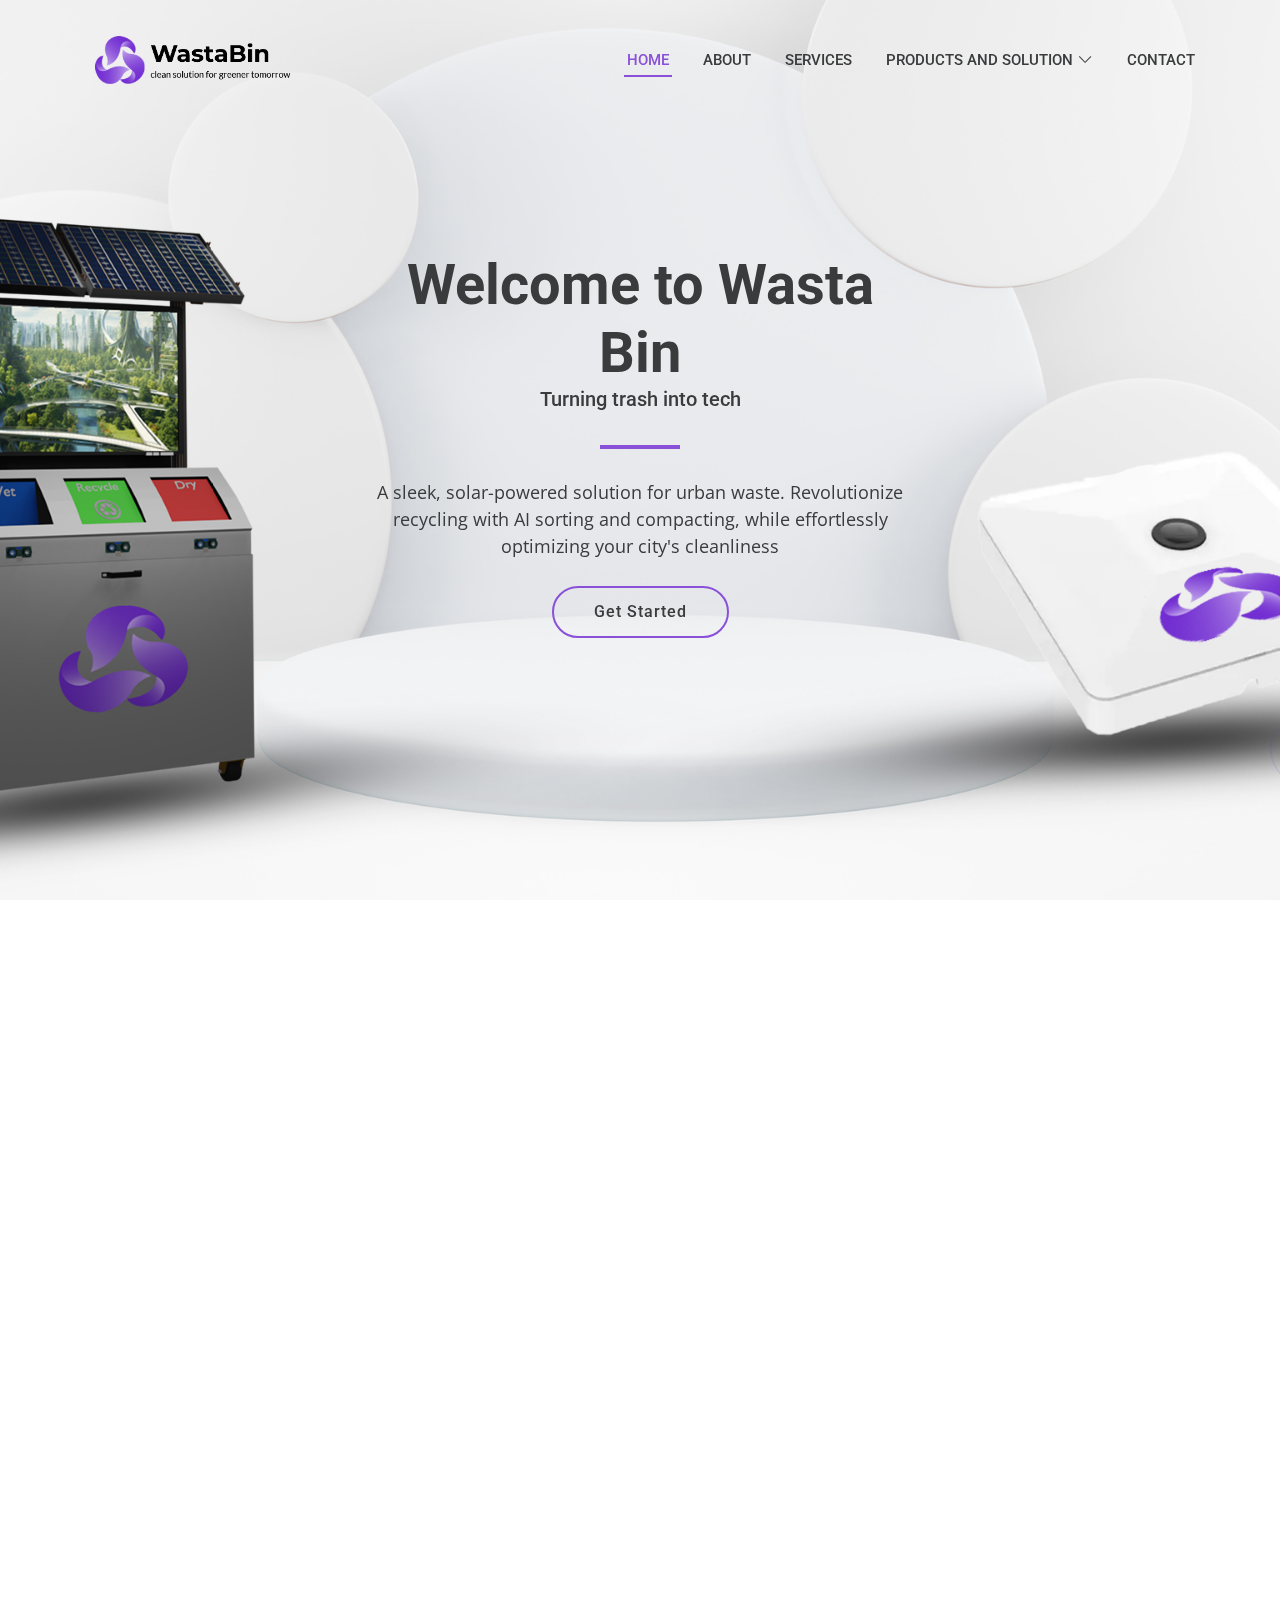
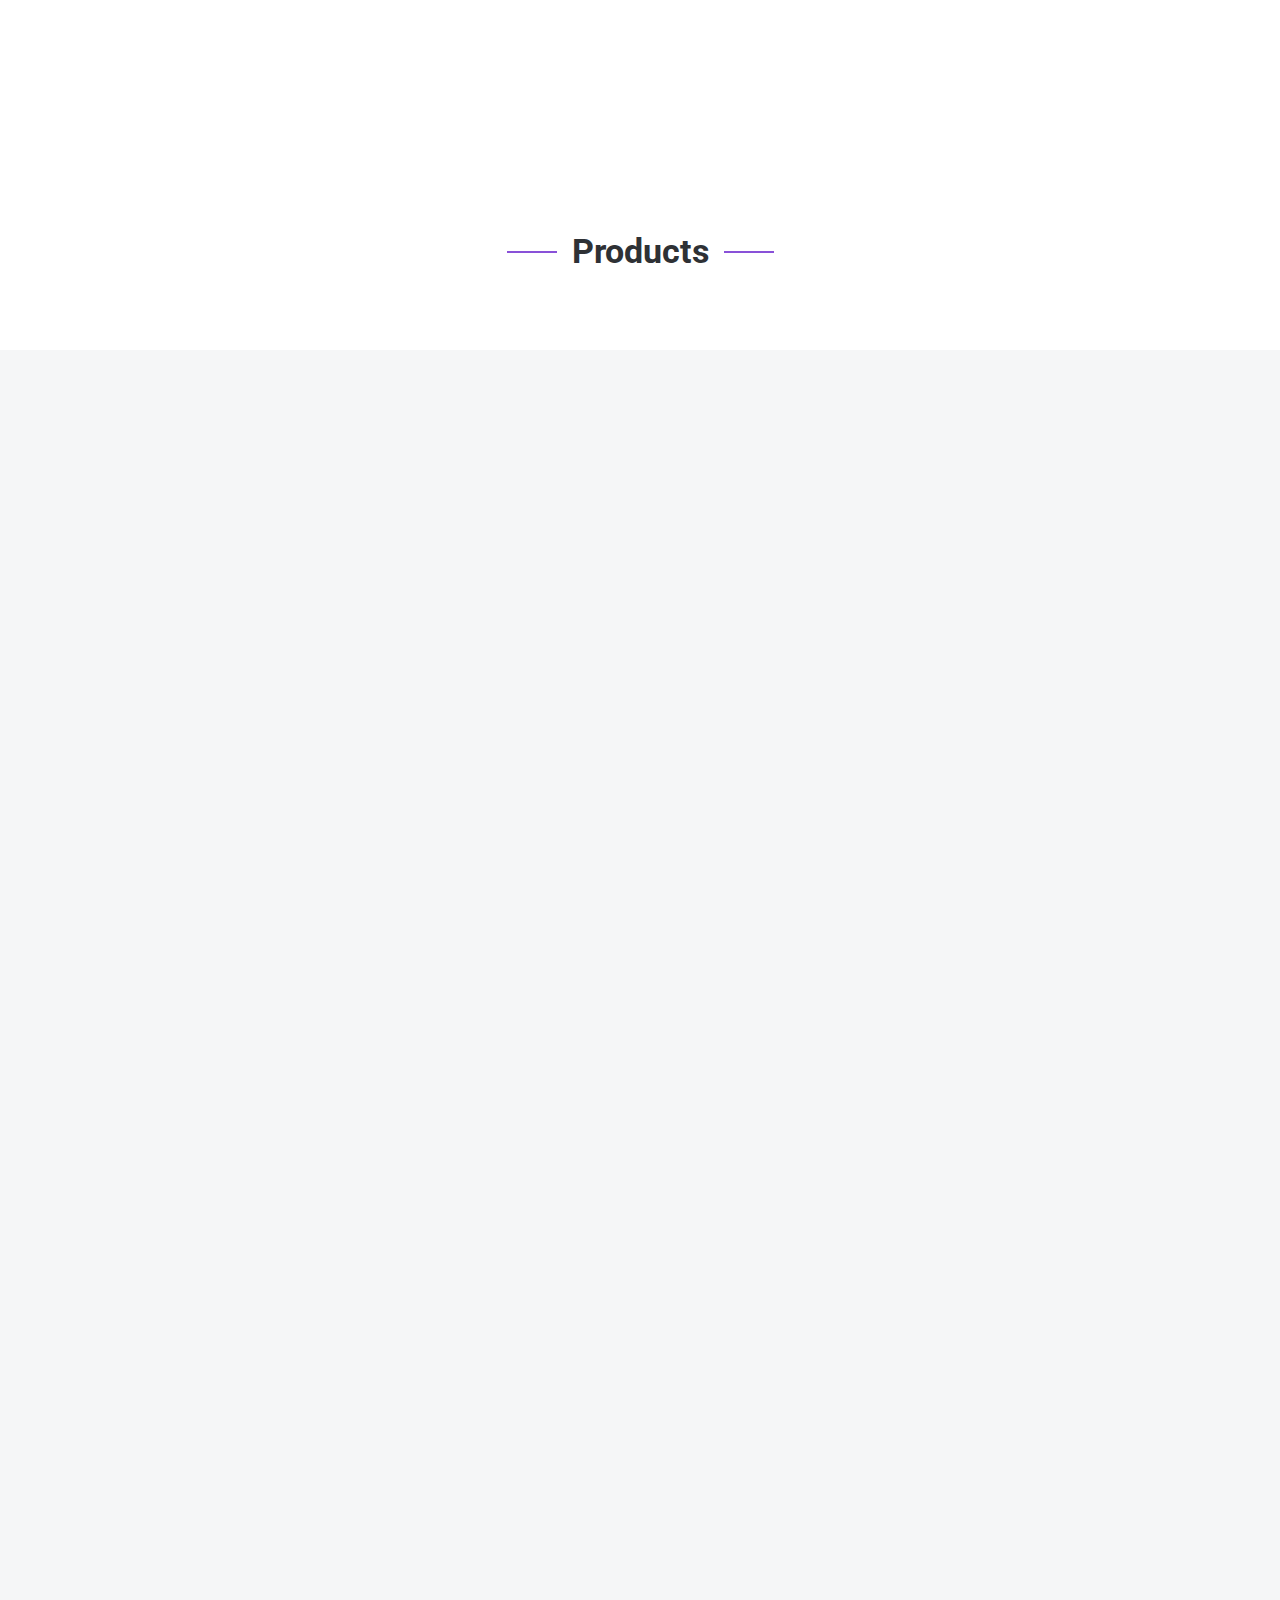
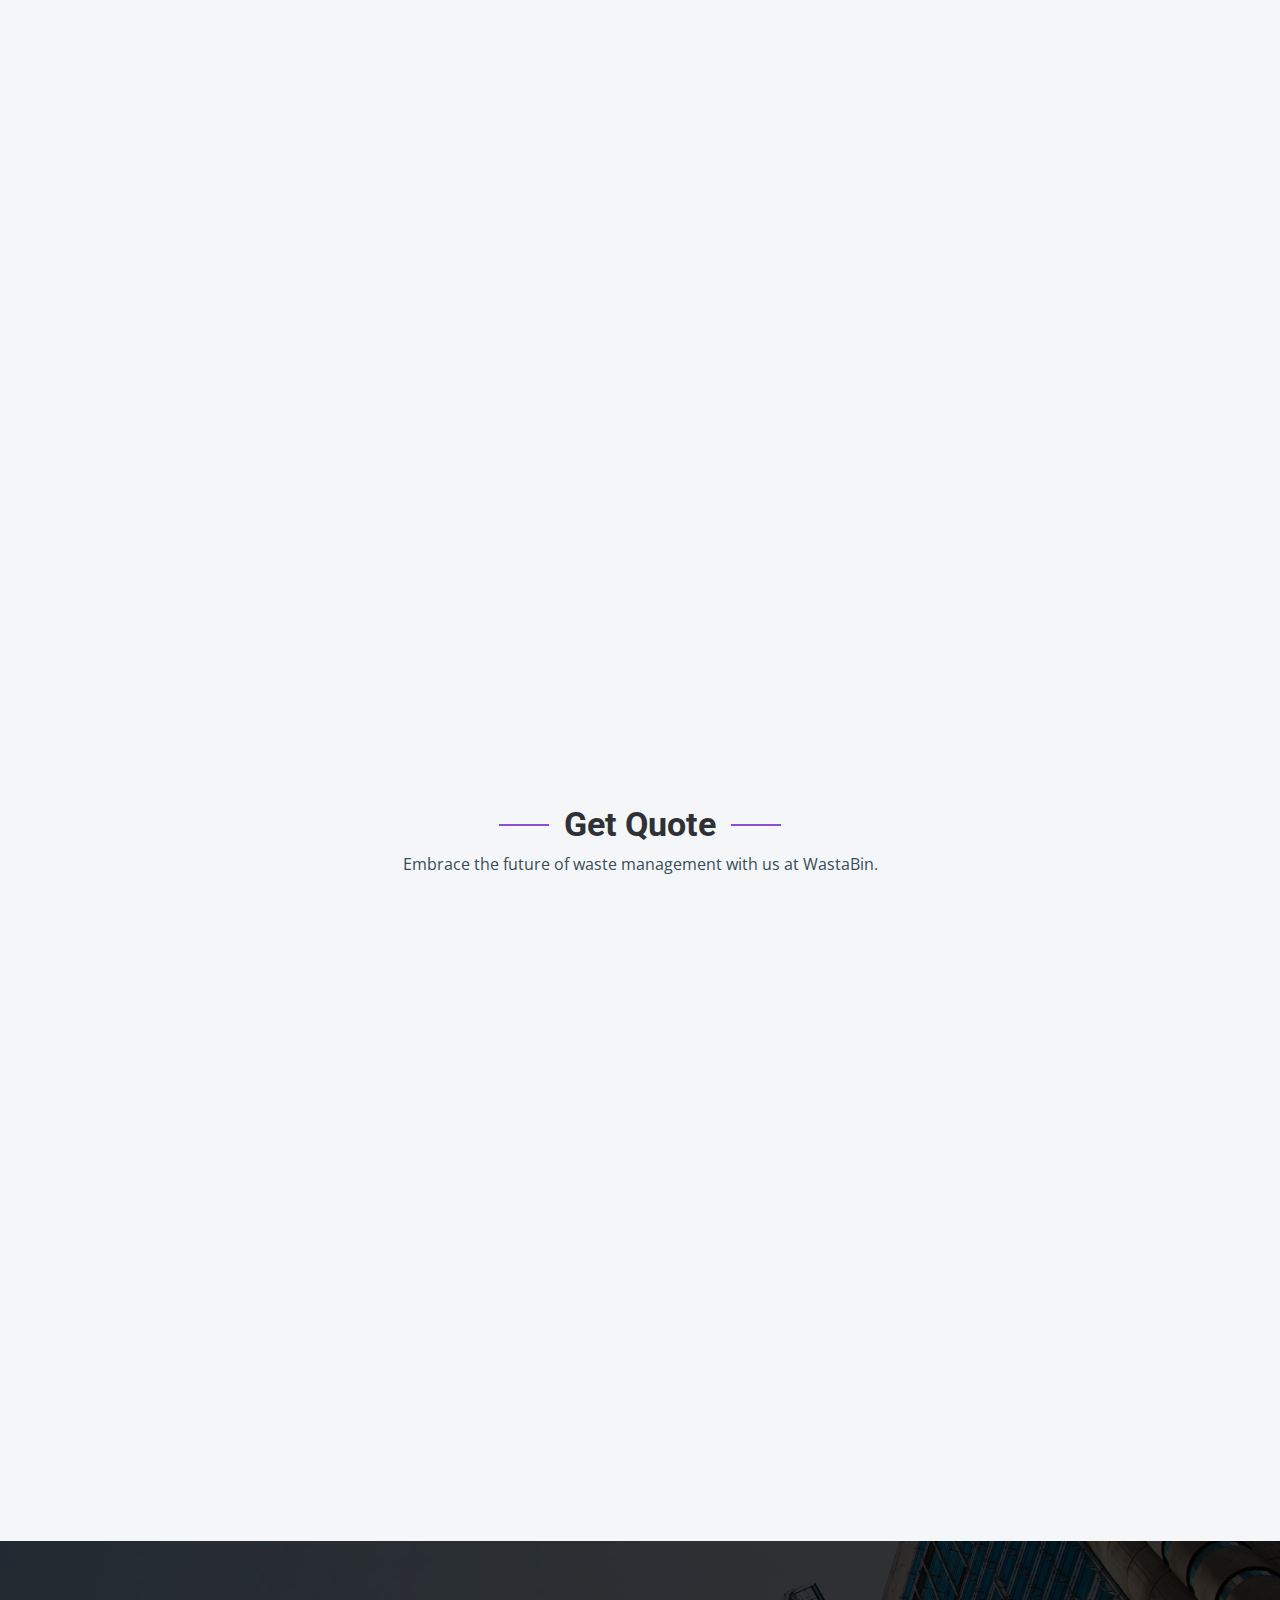
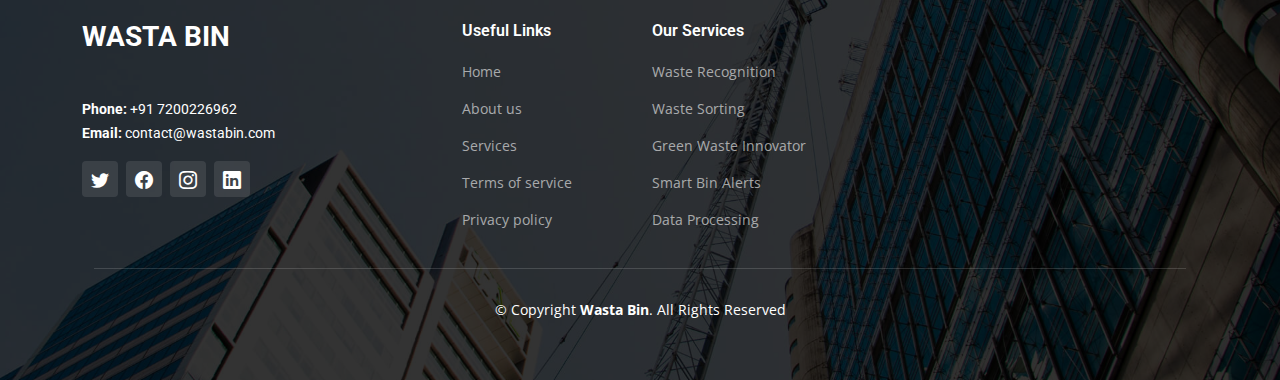
<file: index.html>
<!DOCTYPE html>
<html lang="en">

<head>
  <meta charset="utf-8">
  <meta content="width=device-width, initial-scale=1.0" name="viewport">

  <title>Wasta Bin</title>
  <meta content="" name="description">
  <meta content="" name="keywords">

  <!-- Favicons -->
  <link href="assets/img/favicon.png" rel="icon">
  <link href="assets/img/apple-touch-icon.png" rel="apple-touch-icon">

  <!-- Google Fonts -->
  <link rel="preconnect" href="https://fonts.googleapis.com">
  <link rel="preconnect" href="https://fonts.gstatic.com" crossorigin>
  <link href="https://fonts.googleapis.com/css2?family=Open+Sans:ital,wght@0,300;0,400;0,500;0,600;0,700;1,300;1,400;1,600;1,700&family=Roboto:ital,wght@0,300;0,400;0,500;0,600;0,700;1,300;1,400;1,500;1,600;1,700&family=Work+Sans:ital,wght@0,300;0,400;0,500;0,600;0,700;1,300;1,400;1,500;1,600;1,700&display=swap" rel="stylesheet">

  <!-- Vendor CSS Files -->
  <link href="assets/vendor/bootstrap/css/bootstrap.min.css" rel="stylesheet">
  <link href="assets/vendor/bootstrap-icons/bootstrap-icons.css" rel="stylesheet">
  <link href="assets/vendor/fontawesome-free/css/all.min.css" rel="stylesheet">
  <link href="assets/vendor/aos/aos.css" rel="stylesheet">
  <link href="assets/vendor/glightbox/css/glightbox.min.css" rel="stylesheet">
  <link href="assets/vendor/swiper/swiper-bundle.min.css" rel="stylesheet">

  <!-- Template Main CSS File -->
  <link href="assets/css/main.css" rel="stylesheet">

  <!-- =======================================================
  * Template Name: UpConstruction
  * Template URL: https://bootstrapmade.com/upconstruction-bootstrap-construction-website-template/
  * Updated: Mar 17 2024 with Bootstrap v5.3.3
  * Author: BootstrapMade.com
  * License: https://bootstrapmade.com/license/
  ======================================================== -->
</head>

<body>
  <!--change agutha ya yo -->

  <!-- ======= Header ======= -->
  <header id="header" class="header d-flex align-items-center">
    <div class="container-fluid container-xl d-flex align-items-center justify-content-between">

      <a href="index.html" class="logo d-flex align-items-center">
        <!-- Uncomment the line below if you also wish to use an image logo -->
         <img src="assets/img/logo.png" alt="">
        <!--<h1>UpConstruction<span>.</span></h1>-->
      </a>

      <i class="mobile-nav-toggle mobile-nav-show bi bi-list"></i>
      <i class="mobile-nav-toggle mobile-nav-hide d-none bi bi-x"></i>
      <nav id="navbar" class="navbar">
        <ul>
          <li><a href="index.html" class="active">Home</a></li>
          <li><a href="about.html">About</a></li>
          <li><a href="services.html">Services</a></li>
          <!--<li><a href="projects.html">Projects</a></li>-->
          <!--<li><a href="blog.html">Blog</a></li>-->
          <li class="dropdown"><a href="#"><span>Products and Solution</span> <i class="bi bi-chevron-down dropdown-indicator"></i></a>
            <ul>
              <li><a href="project-details.html">Smart Solar Trash Bin</a></li>
              <!--<li class="dropdown"><a href="#"><span>Deep Dropdown</span> <i class="bi bi-chevron-down dropdown-indicator"></i></a>
                <ul>
                  <li><a href="#">Deep Dropdown 1</a></li>
                  <li><a href="#"></a></li>
                  <li><a href="#">Deep Dropdown 3</a></li>
                  <li><a href="#">Deep Dropdown 4</a></li>
                  <li><a href="#">Deep Dropdown 5</a></li>
                </ul>
              </li>-->
              <li><a href="service-details.html">WastaBin Sensor</a></li>
              <li><a href="#">Remote Management</a></li>
              <li><a href="#">Advertising services</a></li>
            </ul>
          </li>
          <li><a href="contact.html">Contact</a></li>
        </ul>
      </nav><!-- .navbar -->

    </div>
  </header><!-- End Header -->

  <!-- ======= Hero Section ======= -->
  <section id="hero" class="hero">

    <div class="info d-flex align-items-center">
      <div class="container">
        <div class="row justify-content-center">
          <div class="col-lg-6 text-center">
            <h2 data-aos="fade-down">Welcome to <span>Wasta Bin <h5>Turning trash into tech</h5></span></h2><span></span>
            <p data-aos="fade-up">A sleek, solar-powered solution for urban waste. Revolutionize recycling with AI sorting and compacting, while effortlessly optimizing your city's cleanliness</p>
            <a data-aos="fade-up" data-aos-delay="200" href="#get-started" class="btn-get-started">Get Started</a>
          </div>
        </div>
      </div>
    </div>
    <div class="carousel-item active" style="background-image: url(assets/img/hero-carousel/hero-carousel-1.jpg)"></div>

    <div id="hero-carousel" class="carousel slide" data-bs-ride="carousel" data-bs-interval="5000">

      
      <!--<div class="carousel-item" style="background-image: url(assets/img/hero-carousel/hero-carousel-2.jpg)"></div>
      <div class="carousel-item" style="background-image: url(assets/img/hero-carousel/hero-carousel-3.jpg)"></div>
      <div class="carousel-item" style="background-image: url(assets/img/hero-carousel/hero-carousel-4.jpg)"></div>
      <div class="carousel-item" style="background-image: url(assets/img/hero-carousel/hero-carousel-5.jpg)"></div>-->

      <!--<a class="carousel-control-prev" href="#hero-carousel" role="button" data-bs-slide="prev">
        <span class="carousel-control-prev-icon bi bi-chevron-left" aria-hidden="true"></span>
      </a>

      <a class="carousel-control-next" href="#hero-carousel" role="button" data-bs-slide="next">
        <span class="carousel-control-next-icon bi bi-chevron-right" aria-hidden="true"></span>
      </a>-->

    </div>

  </section><!-- End Hero Section -->

  <main id="main">

   
    
    <!-- ======= Constructions Section ======= -->
    <section id="constructions" class="constructions">
      <div class="container" data-aos="fade-up">

        <div class="section-header">
          <h2>Adaptable Elegance of Our Product Fits Any Space</h2>
          <p>Our Product Streamlines Efficiency in High-Traffic Environments such as </p>
        </div>

        <div class="row gy-4">

          <div class="col-lg-6" data-aos="fade-up" data-aos-delay="100">
            <div class="card-item">
              <div class="row">
                <div class="col-xl-5">
                  <div class="card-bg" style="background-image: url(assets/img/constructions-1.jpg);"></div>
                </div>
                <div class="col-xl-7 d-flex align-items-center">
                  <div class="card-body">
                    <h4 class="card-title">Airports</h4>
                    <p>Smart technology can transform airport waste management, elevating cleanliness and sustainability to new heights.</p>
                  </div>
                </div>
              </div>
            </div>
          </div><!-- End Card Item -->

          <div class="col-lg-6" data-aos="fade-up" data-aos-delay="200">
            <div class="card-item">
              <div class="row">
                <div class="col-xl-5">
                  <div class="card-bg" style="background-image: url(assets/img/constructions-2.jpg);"></div>
                </div>
                <div class="col-xl-7 d-flex align-items-center">
                  <div class="card-body">
                    <h4 class="card-title">Shopping Malls</h4>
                    <p>Malls optimize waste collection with sensors, promote recycling through apps, and provide real-time bin availability updates, enhancing shopping experiences.</p>
                  </div>
                </div>
              </div>
            </div>
          </div><!-- End Card Item -->

          <div class="col-lg-6" data-aos="fade-up" data-aos-delay="300">
            <div class="card-item">
              <div class="row">
                <div class="col-xl-5">
                  <div class="card-bg" style="background-image: url(assets/img/constructions-3.jpg);"></div>
                </div>
                <div class="col-xl-7 d-flex align-items-center">
                  <div class="card-body">
                    <h4 class="card-title">Stadiums</h4>
                    <p>Sports stadiums leverage sensor technology and data analysis to optimize waste collection, fostering recycling initiatives and fostering a cleaner environment through seamless mobile app integration</p>
                  </div>
                </div>
              </div>
            </div>
          </div><!-- End Card Item -->

          <div class="col-lg-6" data-aos="fade-up" data-aos-delay="400">
            <div class="card-item">
              <div class="row">
                <div class="col-xl-5">
                  <div class="card-bg" style="background-image: url(assets/img/constructions-4.jpg);"></div>
                </div>
                <div class="col-xl-7 d-flex align-items-center">
                  <div class="card-body">
                    <h4 class="card-title">Metro stations</h4>
                    <p>
                      Metro stations use "Wasta Bins" for waste collection, promote recycling via apps, and provide real-time bin updates, improving commuter experiences and sustainability.</p>
                  </div>
                </div>
              </div>
            </div>
          </div><!-- End Card Item -->

        </div>

      </div>
    </section><!-- End Constructions Section -->


    <div class="section-header">
      <h2>Products</h2>
      <p></p>
    </div>

    <!-- ======= Features Section ======= -->
    <section id="features" class="features section-bg">
      <div class="container" data-aos="fade-up">

        <ul class="nav nav-tabs row  g-2 d-flex">

          <li class="nav-item col-3">
            <a class="nav-link active show" data-bs-toggle="tab" data-bs-target="#tab-1">
              <h4>Smart Solar Trash Bin</h4>
            </a>
          </li><!-- End tab nav item -->

          <li class="nav-item col-3">
            <a class="nav-link" data-bs-toggle="tab" data-bs-target="#tab-2">
              <h4>WastaBin Sensor</h4>
            </a><!-- End tab nav item -->


        </ul>

        <div class="tab-content">

          <div class="tab-pane active show" id="tab-1">
            <div class="row">
              <div class="col-lg-6 order-2 order-lg-1 mt-3 mt-lg-0 d-flex flex-column justify-content-center" data-aos="fade-up" data-aos-delay="100">
                <h3>Smart Iot Bin</h3>
                <p class="fst-italic">
                  Wasta Bin embodies the epitome of innovation, sustainability, and community empowerment, ushering in a new era of waste management excellence
                </p>
                <ul>
                  <li><i class="bi bi-check2-all"></i> Revolutionizing waste management</li>
                  <li><i class="bi bi-check2-all"></i> Eco-sustainability</li>
                  <li><i class="bi bi-check2-all"></i> Promotional advertising</li>
                </ul>
                <a href="project-details.html" class="readmore stretched-link">Learn more <i class="bi bi-arrow-right"></i></a>
              </div>
              <div class="col-lg-6 order-1 order-lg-2 text-center" data-aos="fade-up" data-aos-delay="200">
                <img src="assets/img/features-1.jpg" alt="" class="img-fluid">
              </div>
            </div>
          </div><!-- End tab content item -->

          <div class="tab-pane" id="tab-2">
            <div class="row">
              <div class="col-lg-6 order-2 order-lg-1 mt-3 mt-lg-0 d-flex flex-column justify-content-center">
                <h3>WastaBin Sensor</h3>
                <p class="fst-italic">
                  Elevate your ordinary waste receptacle to the pinnacle of innovation with our cutting-edge smart bin
                </p>
                <ul>
                  <li><i class="bi bi-check2-all"></i> Smart Monitoring</li>
                  <li><i class="bi bi-check2-all"></i> Seamless Connectivity</li>
                  <li><i class="bi bi-check2-all"></i> Automated Efficiency</li>
                  <li><i class="bi bi-check2-all"></i> Enhanced Security</li>
                </ul>
                <a href="service-details.html" class="readmore stretched-link">Learn more <i class="bi bi-arrow-right"></i></a>
              </div>
              <div class="col-lg-6 order-1 order-lg-2 text-center">
                <img src="assets/img/features-2.jpg" alt="" class="img-fluid">
              </div>
            </div>
          </div><!-- End tab content item -->

    <!-- ======= Services Section ======= -->
    <section id="services" class="services section-bg">
      <div class="container" data-aos="fade-up">

        <div class="section-header">
          <h2>Services</h2>
          <p></p>
        </div>

        <div class="row gy-4">

          <div class="col-lg-4 col-md-6" data-aos="fade-up" data-aos-delay="100">
            <div class="service-item  position-relative">
              <div class="icon">
                <i class="fa-solid fa-mountain-city"></i>
              </div>
              <h3>Waste Recognition Revolution</h3>
              <p>AI-driven Waste Recognition WastaBin employs an AI-powered recognition system to accurately identify waste, achieving a leading accuracy rate of over 92%</p>
              <a href="service-details.html" class="readmore stretched-link">Learn more <i class="bi bi-arrow-right"></i></a>
            </div>
          </div><!-- End Service Item -->

          <div class="col-lg-4 col-md-6" data-aos="fade-up" data-aos-delay="200">
            <div class="service-item position-relative">
              <div class="icon">
                <i class="fa-solid fa-arrow-up-from-ground-water"></i>
              </div>
              <h3>Waste Sorting Automation</h3>
              <p>Automated Waste Sorting Recognized waste is automatically sorted into the appropriate fraction</p>
              <a href="service-details.html" class="readmore stretched-link">Learn more <i class="bi bi-arrow-right"></i></a>
            </div>
          </div><!-- End Service Item -->

          <div class="col-lg-4 col-md-6" data-aos="fade-up" data-aos-delay="300">
            <div class="service-item position-relative">
              <div class="icon">
                <i class="fa-solid fa-compass-drafting"></i>
              </div>
              <h3>Green Waste Innovator</h3>
              <p>Plastic & Paper Compression WastaBin compresses plastic and paper waste, reducing volume and minimizing the frequency of bin emptying</p>
              <a href="service-details.html" class="readmore stretched-link">Learn more <i class="bi bi-arrow-right"></i></a>
            </div>
          </div><!-- End Service Item -->

          <div class="col-lg-4 col-md-6" data-aos="fade-up" data-aos-delay="400">
            <div class="service-item position-relative">
              <div class="icon">
                <i class="fa-solid fa-trowel-bricks"></i>
              </div>
              <h3>Smart Bin Alerts</h3>
              <p>Fill Level Monitoring and Alerts Fill level sensors determine when bins require emptying, triggering alerts via phone or email when they reach capacity.</p>
              <a href="service-details.html" class="readmore stretched-link">Learn more <i class="bi bi-arrow-right"></i></a>
            </div>
          </div><!-- End Service Item -->

          <div class="col-lg-4 col-md-6" data-aos="fade-up" data-aos-delay="500">
            <div class="service-item position-relative">
              <div class="icon">
                <i class="fa-solid fa-helmet-safety"></i>
              </div>
              <h3>Data Processing</h3>
              <p>Real-time Data Processing All data collected by WastaBin is instantly transferred to the cloud for real-time processing.</p>
              <a href="service-details.html" class="readmore stretched-link">Learn more <i class="bi bi-arrow-right"></i></a>
            </div>
          </div><!-- End Service Item -->

          <div class="col-lg-4 col-md-6" data-aos="fade-up" data-aos-delay="600">
            <div class="service-item position-relative">
              <div class="icon">
                <i class="fa-solid fa-arrow-up-from-ground-water"></i>
              </div>
              <h3>Waste Insights Hub</h3>
              <p>Statistical Reporting App Our app delivers comprehensive waste statistics, optimization data, and device status updates for efficient waste management.</p>
              <a href="service-details.html" class="readmore stretched-link">Learn more <i class="bi bi-arrow-right"></i></a>
            </div>
          </div><!-- End Service Item -->

        </div>

      </div>
    </section><!-- End Services Section -->


<br>
<br>


          <div class="tab-pane" id="tab-3">
            <div class="row">
              <div class="col-lg-6 order-2 order-lg-1 mt-3 mt-lg-0 d-flex flex-column justify-content-center">
                <h3>Voluptatibus commodi accusamu</h3>
                <ul>
                  <li><i class="bi bi-check2-all"></i> Ullamco laboris nisi ut aliquip ex ea commodo consequat.</li>
                  <li><i class="bi bi-check2-all"></i> Duis aute irure dolor in reprehenderit in voluptate velit.</li>
                  <li><i class="bi bi-check2-all"></i> Provident mollitia neque rerum asperiores dolores quos qui a. Ipsum neque dolor voluptate nisi sed.</li>
                </ul>
                <p class="fst-italic">
                  Lorem ipsum dolor sit amet, consectetur adipiscing elit, sed do eiusmod tempor incididunt ut labore et dolore
                  magna aliqua.
                </p>
              </div>
              <div class="col-lg-6 order-1 order-lg-2 text-center">
                <img src="assets/img/features-3.jpg" alt="" class="img-fluid">
              </div>
            </div>
          </div><!-- End tab content item -->

          <div class="tab-pane" id="tab-4">
            <div class="row">
              <div class="col-lg-6 order-2 order-lg-1 mt-3 mt-lg-0 d-flex flex-column justify-content-center">
                <h3>Omnis fugiat ea explicabo sunt</h3>
                <p class="fst-italic">
                  Lorem ipsum dolor sit amet, consectetur adipiscing elit, sed do eiusmod tempor incididunt ut labore et dolore
                  magna aliqua.
                </p>
                <ul>
                  <li><i class="bi bi-check2-all"></i> Ullamco laboris nisi ut aliquip ex ea commodo consequat.</li>
                  <li><i class="bi bi-check2-all"></i> Duis aute irure dolor in reprehenderit in voluptate velit.</li>
                  <li><i class="bi bi-check2-all"></i> Ullamco laboris nisi ut aliquip ex ea commodo consequat. Duis aute irure dolor in reprehenderit in voluptate trideta storacalaperda mastiro dolore eu fugiat nulla pariatur.</li>
                </ul>
              </div>
              <div class="col-lg-6 order-1 order-lg-2 text-center">
                <img src="assets/img/features-4.jpg" alt="" class="img-fluid">
              </div>
            </div>
          </div><!-- End tab content item -->
        </div>
      </div>
    </section><!-- End Features Section -->
     <!-- ======= Get Started Section =======  -->
    <section id="get-started" class="get-started section-bg">
      <div class="section-header">
        <h2>Get Quote</h2>
        <p>Embrace the future of waste management with us at WastaBin.</p>
      </div>
      <div class="container">
        <!--<div class="row justify-content-between align-content-start" -->
          <div class="container" data-aos="fade" style="width: 800px; ">
            <form action="forms/quote.php" method="post" class="php-email-form">
              <div class="row gy-3">

                <div class="col-md-12">
                  <input type="text" name="name" class="form-control" placeholder="Name" required>
                </div>

                <div class="col-md-12 ">
                  <input type="email" class="form-control" name="email" placeholder="Email" required>
                </div>

                <div class="col-md-12">
                  <input type="text" class="form-control" name="phone" placeholder="Phone" required>
                </div>

                <div class="col-md-12">
                  <textarea class="form-control" name="message" rows="6" placeholder="Message" required></textarea>
                </div>

                <div class="col-md-12 text-center">
                  <div class="loading">Loading</div>
                  <div class="error-message"></div>
                  <div class="sent-message">Your quote request has been sent successfully. Thank you!</div>

                  <button type="submit">Get a quote</button>
                </div>

              </div>
            </form>
          </div><!-- End Quote Form -->

        </div>

      </div>
    </section><!-- End Get Started Section -->
   



  </main><!-- End #main -->

  <!-- ======= Footer ======= -->
  <footer id="footer" class="footer">

    <div class="footer-content position-relative">
      <div class="container">
        <div class="row">

          <div class="col-lg-4 col-md-6">
            <div class="footer-info">
              <h3>Wasta Bin</h3>
              <p>
               <!-- 24, 46, KB Dasan Rd, Seetammal Colony, Seethammal Colony, Lubdhi Colony, Alwarpet, <br>
                Chennai, Tamil Nadu 600018<br>--><br>
                <strong>Phone:</strong> +91 7200226962<br>
                <strong>Email:</strong> contact@wastabin.com<br>
              </p>
              <div class="social-links d-flex mt-3">
                <a href="https://www.youtube.com/" class="d-flex align-items-center justify-content-center"><i class="bi bi-twitter"></i></a>
                <a href="https://www.facebook.com/profile.php?id=61556389708432" class="d-flex align-items-center justify-content-center"><i class="bi bi-facebook"></i></a>
                <a href="https://www.instagram.com/_wastabin_2024?igsh=MXFuMjh2d3pkeXJzaQ==" class="d-flex align-items-center justify-content-center"><i class="bi bi-instagram"></i></a>
                <a href="https://www.linkedin.com/company/wastabin/" class="d-flex align-items-center justify-content-center"><i class="bi bi-linkedin"></i></a>
              </div>
            </div>
          </div><!-- End footer info column -->

          <div class="col-lg-2 col-md-3 footer-links">
            <h4>Useful Links</h4>
            <ul>
              <li><a href="index.html">Home</a></li>
              <li><a href="about.html">About us</a></li>
              <li><a href="services.html">Services</a></li>
              <li><a href="#">Terms of service</a></li>
              <li><a href="#">Privacy policy</a></li>
            </ul>
          </div><!-- End footer links column-->

          <div class="col-lg-2 col-md-3 footer-links">
            <h4>Our Services</h4>
            <ul>
              <li><a href="#">Waste Recognition</a></li>
              <li><a href="#">Waste Sorting</a></li>
              <li><a href="#">Green Waste Innovator</a></li>
              <li><a href="#">Smart Bin Alerts</a></li>
              <li><a href="#">Data Processing</a></li>
            </ul>
          </div><!-- End footer links column-->

    <div class="footer-legal text-center position-relative">
      <div class="container">
        <div class="copyright">
          &copy; Copyright <strong><span>Wasta Bin</span></strong>. All Rights Reserved
        </div>
        <!--<div class="credits">
           All the links in the footer should remain intact. -->
          <!-- You can delete the links only if you purchased the pro version. -->
          <!-- Licensing information: https://bootstrapmade.com/license/ -->
          <!-- Purchase the pro version with working PHP/AJAX contact form: https://bootstrapmade.com/upconstruction-bootstrap-construction-website-template/ -->
          <!--Designed by <a href="https://bootstrapmade.com/">BootstrapMade</a>-->
        </div>
      </div>
    </div>

  </footer>
  <!-- End Footer -->

  <a href="#" class="scroll-top d-flex align-items-center justify-content-center"><i class="bi bi-arrow-up-short"></i></a>

  <div id="preloader"></div>

  <!-- Vendor JS Files -->
  <script src="assets/vendor/bootstrap/js/bootstrap.bundle.min.js"></script>
  <script src="assets/vendor/aos/aos.js"></script>
  <script src="assets/vendor/glightbox/js/glightbox.min.js"></script>
  <script src="assets/vendor/isotope-layout/isotope.pkgd.min.js"></script>
  <script src="assets/vendor/swiper/swiper-bundle.min.js"></script>
  <script src="assets/vendor/purecounter/purecounter_vanilla.js"></script>
  <script src="assets/vendor/php-email-form/validate.js"></script>

  <!-- Template Main JS File -->
  <script src="assets/js/main.js"></script>

</body>

</html>
</file>
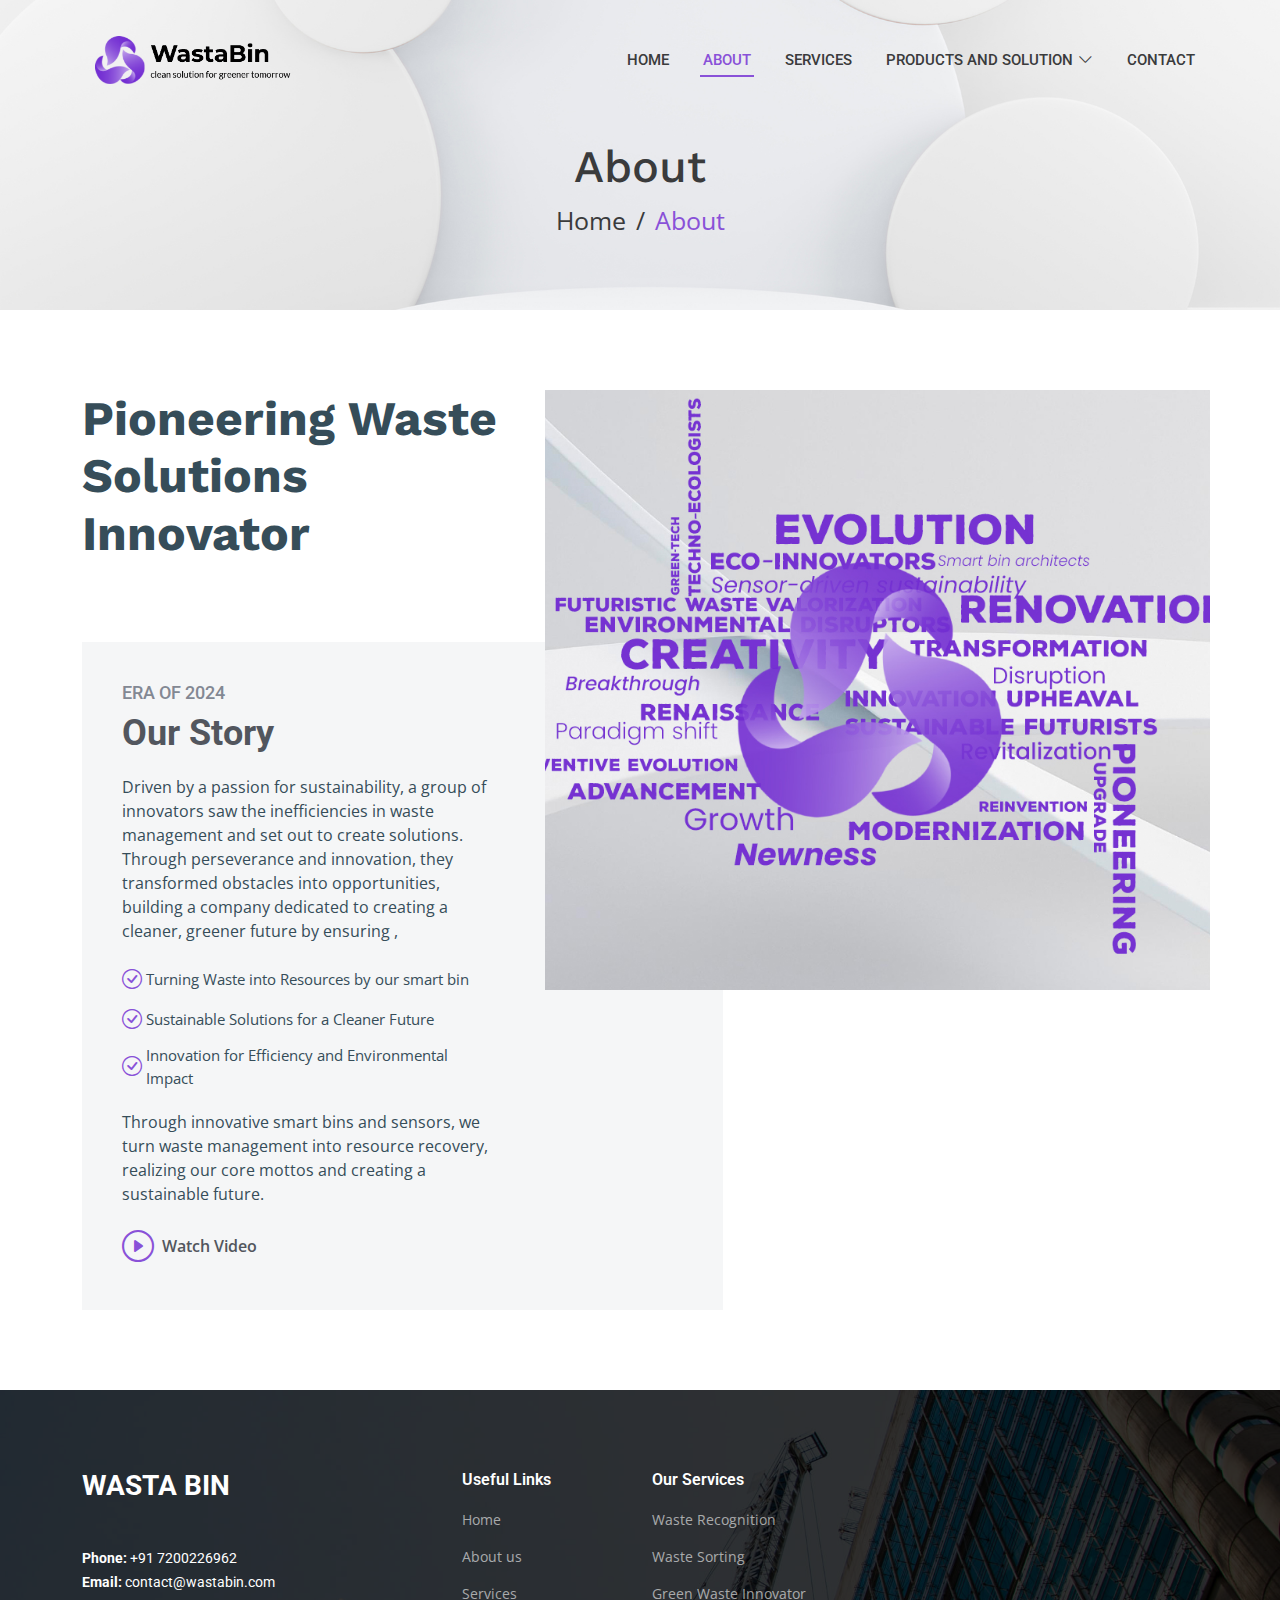
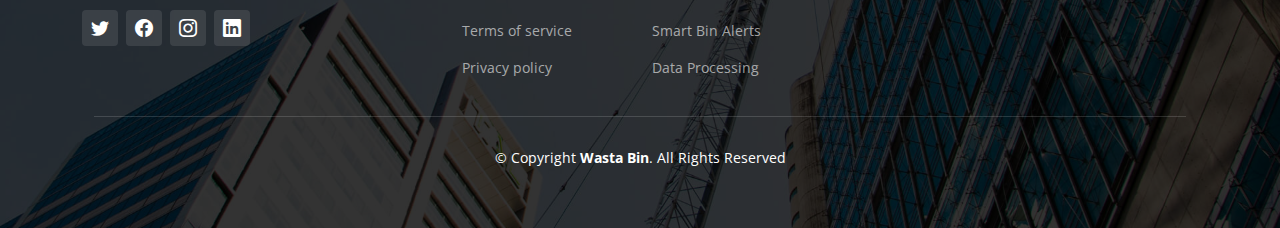
<file: about.html>
<!DOCTYPE html>
<html lang="en">

<head>
  <meta charset="utf-8">
  <meta content="width=device-width, initial-scale=1.0" name="viewport">

  <title>Wasta Bin - About</title>
  <meta content="" name="description">
  <meta content="" name="keywords">

  <!-- Favicons -->
  <link href="assets/img/favicon.png" rel="icon">
  <link href="assets/img/apple-touch-icon.png" rel="apple-touch-icon">

  <!-- Google Fonts -->
  <link rel="preconnect" href="https://fonts.googleapis.com">
  <link rel="preconnect" href="https://fonts.gstatic.com" crossorigin>
  <link href="https://fonts.googleapis.com/css2?family=Open+Sans:ital,wght@0,300;0,400;0,500;0,600;0,700;1,300;1,400;1,600;1,700&family=Roboto:ital,wght@0,300;0,400;0,500;0,600;0,700;1,300;1,400;1,500;1,600;1,700&family=Work+Sans:ital,wght@0,300;0,400;0,500;0,600;0,700;1,300;1,400;1,500;1,600;1,700&display=swap" rel="stylesheet">

  <!-- Vendor CSS Files -->
  <link href="assets/vendor/bootstrap/css/bootstrap.min.css" rel="stylesheet">
  <link href="assets/vendor/bootstrap-icons/bootstrap-icons.css" rel="stylesheet">
  <link href="assets/vendor/fontawesome-free/css/all.min.css" rel="stylesheet">
  <link href="assets/vendor/aos/aos.css" rel="stylesheet">
  <link href="assets/vendor/glightbox/css/glightbox.min.css" rel="stylesheet">
  <link href="assets/vendor/swiper/swiper-bundle.min.css" rel="stylesheet">

  <!-- Template Main CSS File -->
  <link href="assets/css/main.css" rel="stylesheet">

  <!-- =======================================================
  * Template Name: UpConstruction
  * Template URL: https://bootstrapmade.com/upconstruction-bootstrap-construction-website-template/
  * Updated: Mar 17 2024 with Bootstrap v5.3.3
  * Author: BootstrapMade.com
  * License: https://bootstrapmade.com/license/
  ======================================================== -->
</head>

<body>

  <!-- ======= Header ======= -->
  <header id="header" class="header d-flex align-items-center">
    <div class="container-fluid container-xl d-flex align-items-center justify-content-between">

      <a href="index.html" class="logo d-flex align-items-center">
        <!-- Uncomment the line below if you also wish to use an image logo -->
        <img src="assets/img/logo.png" alt="">
        <!--<h1>UpConstruction<span>.</span></h1>-->
      </a>

      <i class="mobile-nav-toggle mobile-nav-show bi bi-list"></i>
      <i class="mobile-nav-toggle mobile-nav-hide d-none bi bi-x"></i>
      <nav id="navbar" class="navbar">
        <ul>
          <li><a href="index.html">Home</a></li>
          <li><a href="about.html" class="active">About</a></li>
          <li><a href="services.html">Services</a></li>
          <!--<li><a href="projects.html">Projects</a></li>
          <li><a href="blog.html">Blog</a></li>-->
          <li class="dropdown"><a href="#"><span>Products and Solution</span> <i class="bi bi-chevron-down dropdown-indicator"></i></a>
            <ul>
              <li><a href="project-details.html">Smart Solar Trash Bin</a></li>
              <!--<li class="dropdown"><a href="#"><span>Deep Dropdown</span> <i class="bi bi-chevron-down dropdown-indicator"></i></a>
                <ul>
                  <li><a href="#">Deep Dropdown 1</a></li>
                  <li><a href="#"></a></li>
                  <li><a href="#">Deep Dropdown 3</a></li>
                  <li><a href="#">Deep Dropdown 4</a></li>
                  <li><a href="#">Deep Dropdown 5</a></li>
                </ul>
              </li>-->
              <li><a href="service-details.html">WastaBin Sensor</a></li>
              <li><a href="#">Remote Management</a></li>
              <li><a href="#">advertising services</a></li>
            </ul>
          </li>
          <!--<li class="dropdown"><a href="#"><span>Dropdown</span> <i class="bi bi-chevron-down dropdown-indicator"></i></a>
            <ul>
              <li><a href="#">Dropdown 1</a></li>
              <li class="dropdown"><a href="#"><span>Deep Dropdown</span> <i class="bi bi-chevron-down dropdown-indicator"></i></a>
                <ul>
                  <li><a href="#">Deep Dropdown 1</a></li>
                  <li><a href="#">Deep Dropdown 2</a></li>
                  <li><a href="#">Deep Dropdown 3</a></li>
                  <li><a href="#">Deep Dropdown 4</a></li>
                  <li><a href="#">Deep Dropdown 5</a></li>
                </ul>
              </li>
              <li><a href="#">Dropdown 2</a></li>
              <li><a href="#">Dropdown 3</a></li>
              <li><a href="#">Dropdown 4</a></li>
            </ul>
          </li>-->
          <li><a href="contact.html">Contact</a></li>
        </ul>
      </nav><!-- .navbar -->

    </div>
  </header><!-- End Header -->

  <main id="main">

    <!-- ======= Breadcrumbs ======= -->
    <div class="breadcrumbs d-flex align-items-center" style="background-image: url('assets/img/breadcrumbs-bg.jpg');">
      <div class="container position-relative d-flex flex-column align-items-center" data-aos="fade">

        <h2>About</h2>
        <ol>
          <li><a href="index.html">Home</a></li>
          <li>About</li>
        </ol>

      </div>
    </div><!-- End Breadcrumbs -->

    <!-- ======= About Section ======= -->
    <section id="about" class="about">
      <div class="container" data-aos="fade-up">

        <div class="row position-relative">

          <div class="col-lg-7 about-img" style="background-image: url(assets/img/about.jpg);"></div>

          <div class="col-lg-7">
            <h2>Pioneering Waste Solutions Innovator</h2>
            <div class="our-story">
              <h4>Era of 2024</h4>
              <h3>Our Story</h3>
              <p>Driven by a passion for sustainability, a group of innovators saw the inefficiencies in waste management and set out to create solutions. Through perseverance and innovation, they transformed obstacles into opportunities, building a company dedicated to creating a cleaner, greener future by ensuring ,</p>
              <ul>
                <li><i class="bi bi-check-circle"></i> <span>Turning Waste into Resources by our smart bin</span></li>
                <li><i class="bi bi-check-circle"></i> <span>Sustainable Solutions for a Cleaner Future</span></li>
                <li><i class="bi bi-check-circle"></i> <span>Innovation for Efficiency and Environmental Impact</span></li>
              </ul>
              <p>Through innovative smart bins and sensors, we turn waste management into resource recovery, realizing our core mottos and creating a sustainable future.</p>

              <div class="watch-video d-flex align-items-center position-relative">
                <i class="bi bi-play-circle"></i>
                <a href="https://www.youtube.com/watch?v=LXb3EKWsInQ" class="glightbox stretched-link">Watch Video</a>
              </div>
            </div>
          </div>

        </div>

      </div>
    </section>
    <!-- End About Section -->
   
   

   

  </main><!-- End #main -->

  <!-- ======= Footer ======= -->
  <footer id="footer" class="footer">

    <div class="footer-content position-relative">
      <div class="container">
        <div class="row">

          <div class="col-lg-4 col-md-6">
            <div class="footer-info">
              <h3>Wasta Bin</h3>
              <p>
                <!--24, 46, KB Dasan Rd, Seetammal Colony, Seethammal Colony, Lubdhi Colony, Alwarpet, <br>
                Chennai, Tamil Nadu 600018<br>--><br>
                <strong>Phone:</strong> +91 7200226962<br>
                <strong>Email:</strong> contact@wastabin.com<br>
              </p>
              <div class="social-links d-flex mt-3">
                <a href="https://www.youtube.com/" class="d-flex align-items-center justify-content-center"><i class="bi bi-twitter"></i></a>
                <a href="https://www.facebook.com/profile.php?id=61556389708432" class="d-flex align-items-center justify-content-center"><i class="bi bi-facebook"></i></a>
                <a href="https://www.instagram.com/_wastabin_2024?igsh=MXFuMjh2d3pkeXJzaQ==" class="d-flex align-items-center justify-content-center"><i class="bi bi-instagram"></i></a>
                <a href="https://www.linkedin.com/company/wastabin/" class="d-flex align-items-center justify-content-center"><i class="bi bi-linkedin"></i></a>
              </div>
            </div>
          </div><!-- End footer info column -->

          <div class="col-lg-2 col-md-3 footer-links">
            <h4>Useful Links</h4>
            <ul>
              <li><a href="index.html">Home</a></li>
              <li><a href="about.html">About us</a></li>
              <li><a href="services.html">Services</a></li>
              <li><a href="#">Terms of service</a></li>
              <li><a href="#">Privacy policy</a></li>
            </ul>
          </div><!-- End footer links column-->

          <div class="col-lg-2 col-md-3 footer-links">
            <h4>Our Services</h4>
            <ul>
              <li><a href="#">Waste Recognition</a></li>
              <li><a href="#">Waste Sorting</a></li>
              <li><a href="#">Green Waste Innovator</a></li>
              <li><a href="#">Smart Bin Alerts</a></li>
              <li><a href="#">Data Processing</a></li>
            </ul>
          </div><!-- End footer links column-->

    <div class="footer-legal text-center position-relative">
      <div class="container">
        <div class="copyright">
          &copy; Copyright <strong><span>Wasta Bin</span></strong>. All Rights Reserved
        </div>
        <!--<div class="credits">
           All the links in the footer should remain intact. -->
          <!-- You can delete the links only if you purchased the pro version. -->
          <!-- Licensing information: https://bootstrapmade.com/license/ -->
          <!-- Purchase the pro version with working PHP/AJAX contact form: https://bootstrapmade.com/upconstruction-bootstrap-construction-website-template/ -->
          <!--Designed by <a href="https://bootstrapmade.com/">BootstrapMade</a>-->
        </div>
      </div>
    </div>

  </footer>

  <a href="#" class="scroll-top d-flex align-items-center justify-content-center"><i class="bi bi-arrow-up-short"></i></a>

  <div id="preloader"></div>

  <!-- Vendor JS Files -->
  <script src="assets/vendor/bootstrap/js/bootstrap.bundle.min.js"></script>
  <script src="assets/vendor/aos/aos.js"></script>
  <script src="assets/vendor/glightbox/js/glightbox.min.js"></script>
  <script src="assets/vendor/isotope-layout/isotope.pkgd.min.js"></script>
  <script src="assets/vendor/swiper/swiper-bundle.min.js"></script>
  <script src="assets/vendor/purecounter/purecounter_vanilla.js"></script>
  <script src="assets/vendor/php-email-form/validate.js"></script>

  <!-- Template Main JS File -->
  <script src="assets/js/main.js"></script>

</body>

</html>
</file>
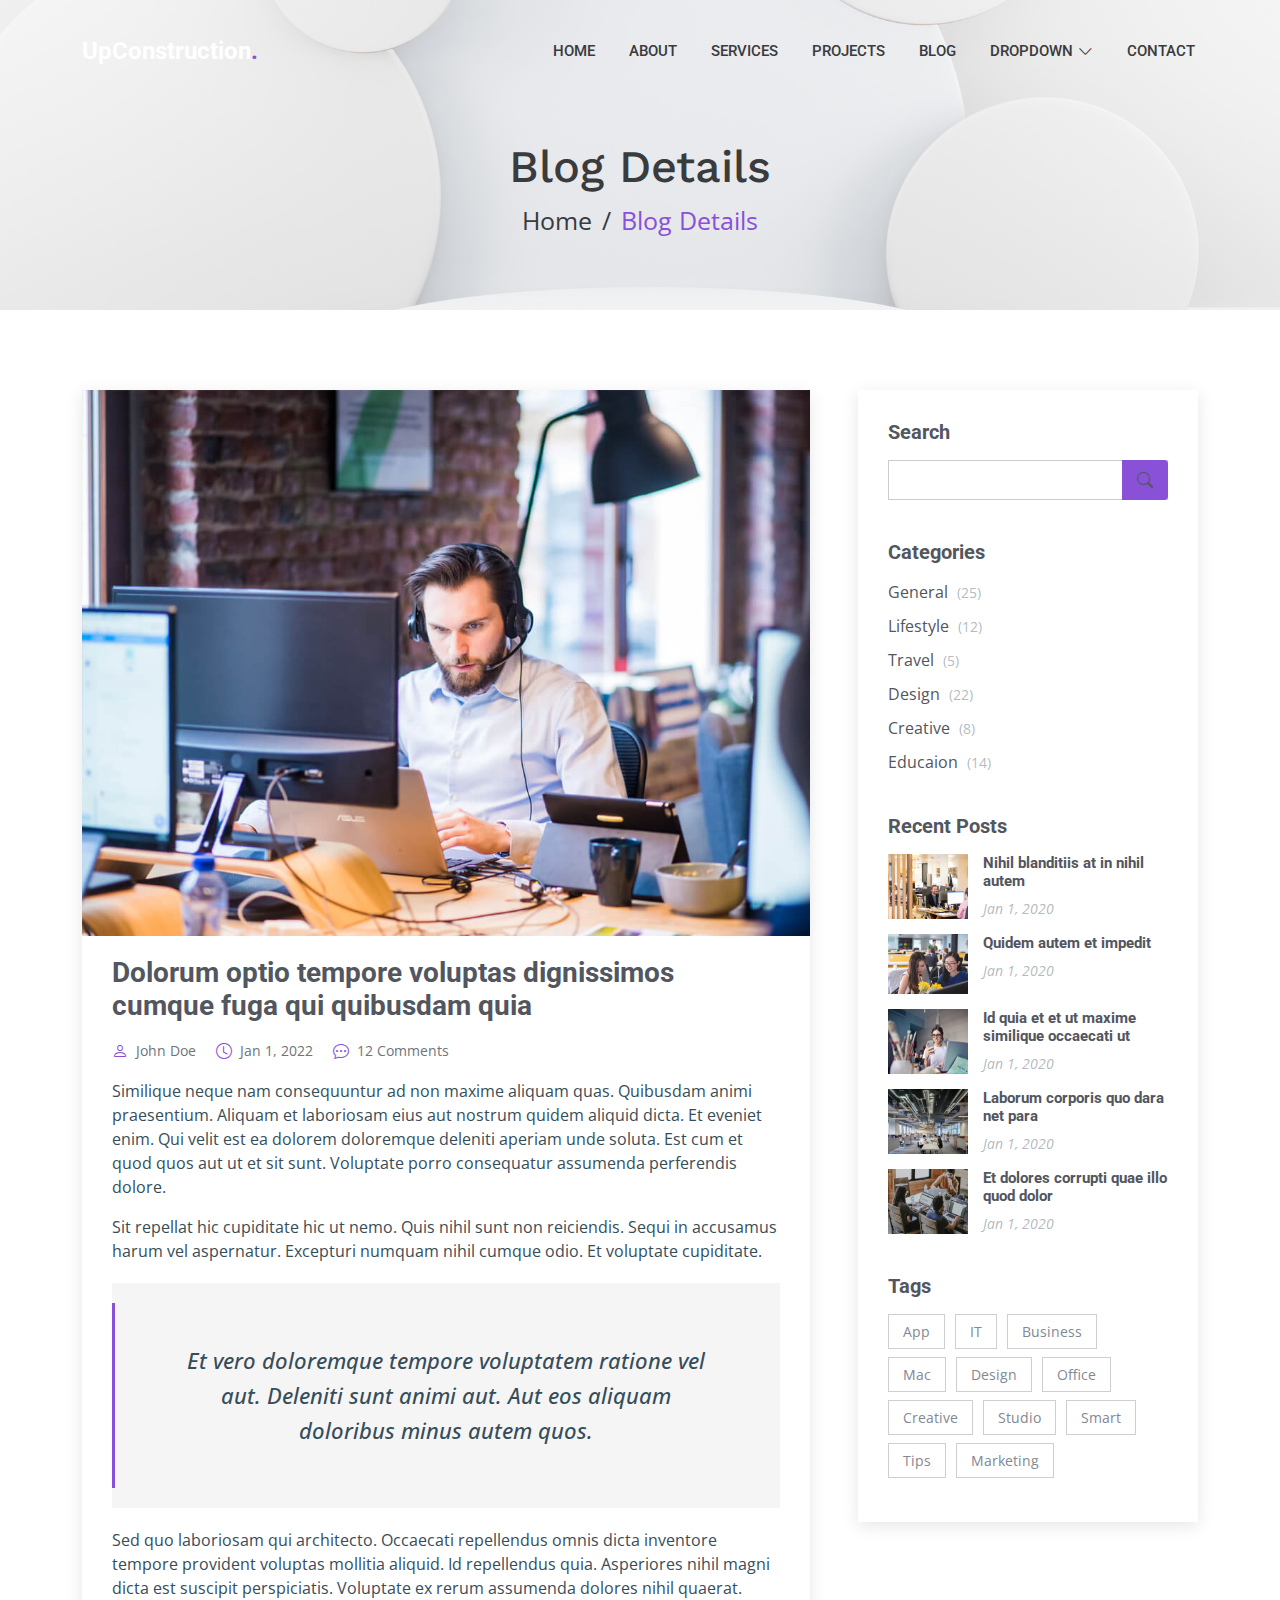
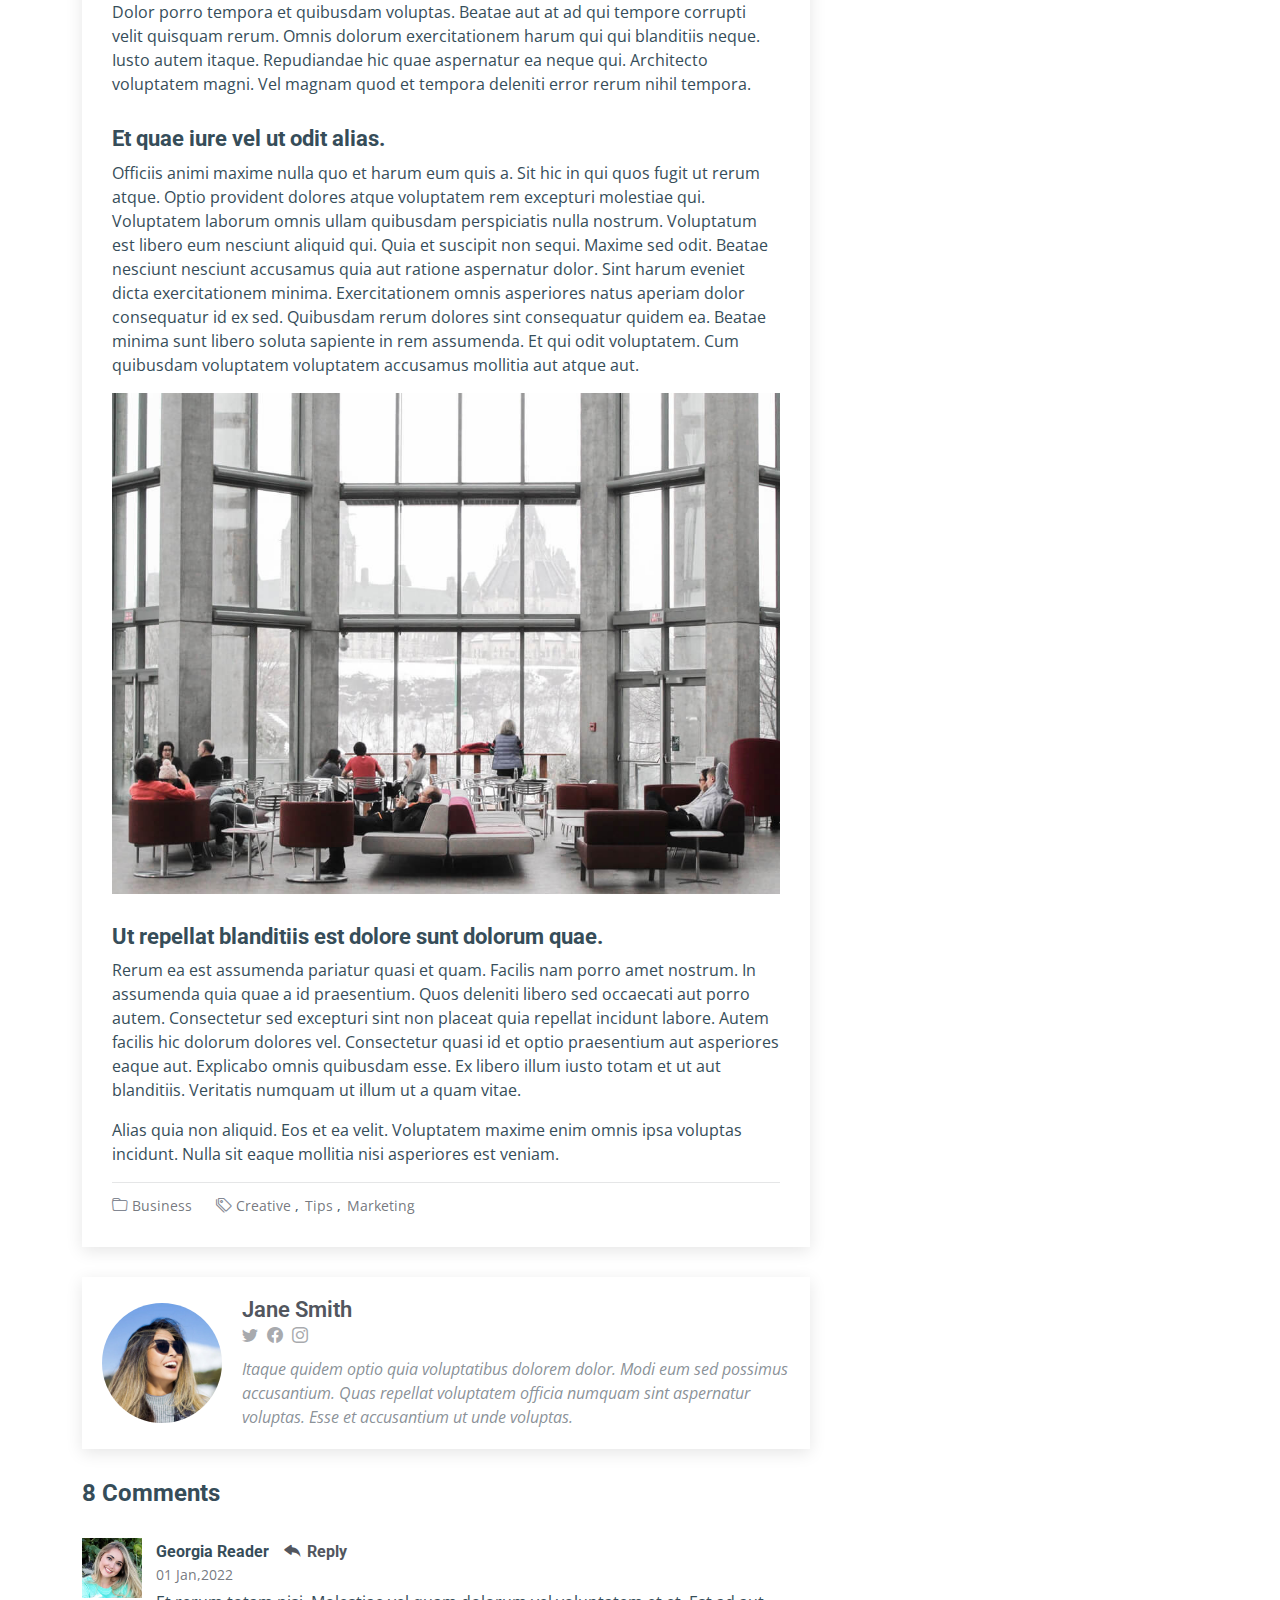
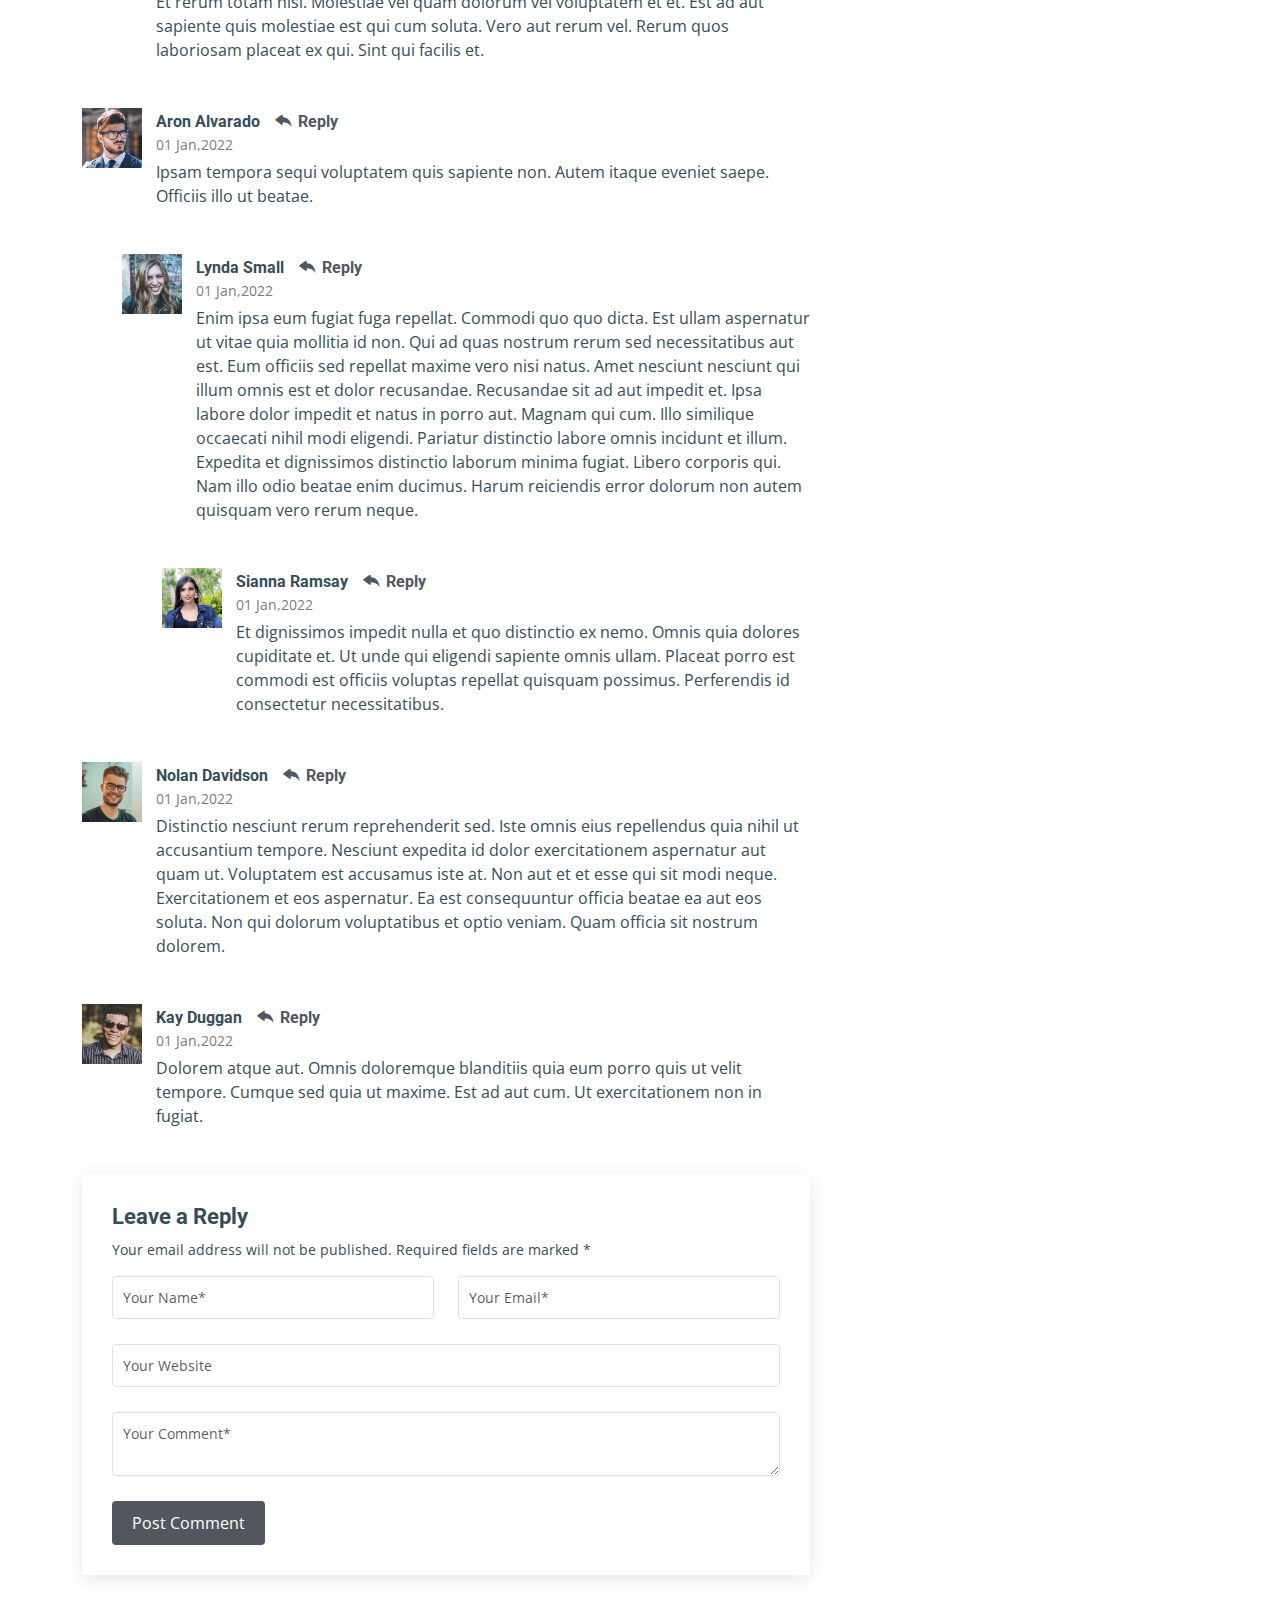
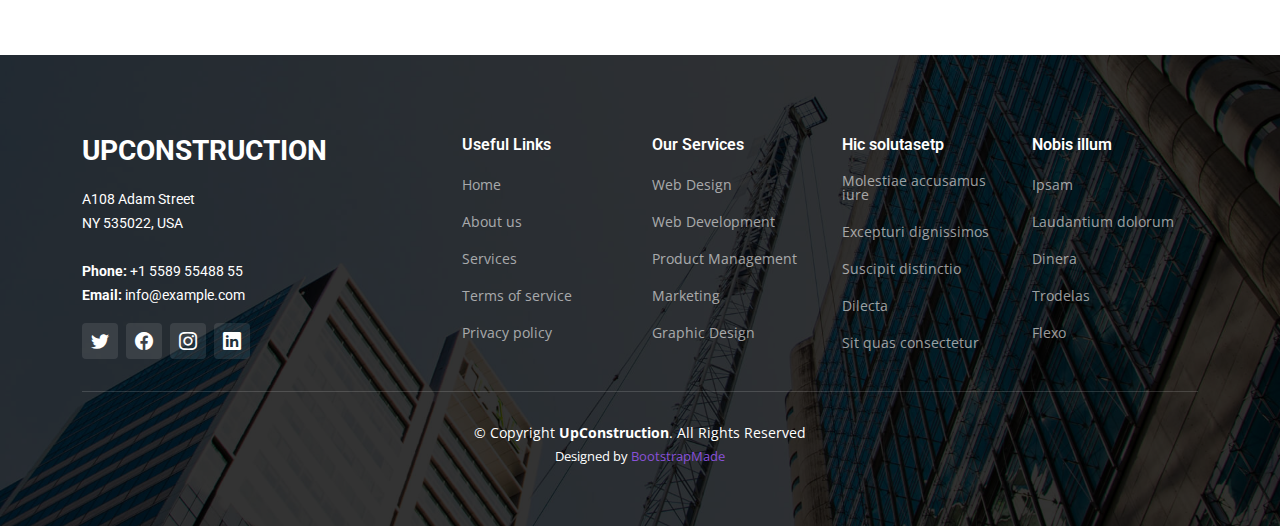
<file: blog-details.html>
<!DOCTYPE html>
<html lang="en">

<head>
  <meta charset="utf-8">
  <meta content="width=device-width, initial-scale=1.0" name="viewport">

  <title>UpConstruction Bootstrap Template - Blog Details</title>
  <meta content="" name="description">
  <meta content="" name="keywords">

  <!-- Favicons -->
  <link href="assets/img/favicon.png" rel="icon">
  <link href="assets/img/apple-touch-icon.png" rel="apple-touch-icon">

  <!-- Google Fonts -->
  <link rel="preconnect" href="https://fonts.googleapis.com">
  <link rel="preconnect" href="https://fonts.gstatic.com" crossorigin>
  <link href="https://fonts.googleapis.com/css2?family=Open+Sans:ital,wght@0,300;0,400;0,500;0,600;0,700;1,300;1,400;1,600;1,700&family=Roboto:ital,wght@0,300;0,400;0,500;0,600;0,700;1,300;1,400;1,500;1,600;1,700&family=Work+Sans:ital,wght@0,300;0,400;0,500;0,600;0,700;1,300;1,400;1,500;1,600;1,700&display=swap" rel="stylesheet">

  <!-- Vendor CSS Files -->
  <link href="assets/vendor/bootstrap/css/bootstrap.min.css" rel="stylesheet">
  <link href="assets/vendor/bootstrap-icons/bootstrap-icons.css" rel="stylesheet">
  <link href="assets/vendor/fontawesome-free/css/all.min.css" rel="stylesheet">
  <link href="assets/vendor/aos/aos.css" rel="stylesheet">
  <link href="assets/vendor/glightbox/css/glightbox.min.css" rel="stylesheet">
  <link href="assets/vendor/swiper/swiper-bundle.min.css" rel="stylesheet">

  <!-- Template Main CSS File -->
  <link href="assets/css/main.css" rel="stylesheet">

  <!-- =======================================================
  * Template Name: UpConstruction
  * Template URL: https://bootstrapmade.com/upconstruction-bootstrap-construction-website-template/
  * Updated: Mar 17 2024 with Bootstrap v5.3.3
  * Author: BootstrapMade.com
  * License: https://bootstrapmade.com/license/
  ======================================================== -->
</head>

<body>

  <!-- ======= Header ======= -->
  <header id="header" class="header d-flex align-items-center">
    <div class="container-fluid container-xl d-flex align-items-center justify-content-between">

      <a href="index.html" class="logo d-flex align-items-center">
        <!-- Uncomment the line below if you also wish to use an image logo -->
        <!-- <img src="assets/img/logo.png" alt=""> -->
        <h1>UpConstruction<span>.</span></h1>
      </a>

      <i class="mobile-nav-toggle mobile-nav-show bi bi-list"></i>
      <i class="mobile-nav-toggle mobile-nav-hide d-none bi bi-x"></i>
      <nav id="navbar" class="navbar">
        <ul>
          <li><a href="index.html">Home</a></li>
          <li><a href="about.html">About</a></li>
          <li><a href="services.html">Services</a></li>
          <li><a href="projects.html">Projects</a></li>
          <li><a href="blog.html">Blog</a></li>
          <li class="dropdown"><a href="#"><span>Dropdown</span> <i class="bi bi-chevron-down dropdown-indicator"></i></a>
            <ul>
              <li><a href="#">Dropdown 1</a></li>
              <li class="dropdown"><a href="#"><span>Deep Dropdown</span> <i class="bi bi-chevron-down dropdown-indicator"></i></a>
                <ul>
                  <li><a href="#">Deep Dropdown 1</a></li>
                  <li><a href="#">Deep Dropdown 2</a></li>
                  <li><a href="#">Deep Dropdown 3</a></li>
                  <li><a href="#">Deep Dropdown 4</a></li>
                  <li><a href="#">Deep Dropdown 5</a></li>
                </ul>
              </li>
              <li><a href="#">Dropdown 2</a></li>
              <li><a href="#">Dropdown 3</a></li>
              <li><a href="#">Dropdown 4</a></li>
            </ul>
          </li>
          <li><a href="contact.html">Contact</a></li>
        </ul>
      </nav><!-- .navbar -->

    </div>
  </header><!-- End Header -->

  <main id="main">

    <!-- ======= Breadcrumbs ======= -->
    <div class="breadcrumbs d-flex align-items-center" style="background-image: url('assets/img/breadcrumbs-bg.jpg');">
      <div class="container position-relative d-flex flex-column align-items-center" data-aos="fade">

        <h2>Blog Details</h2>
        <ol>
          <li><a href="index.html">Home</a></li>
          <li>Blog Details</li>
        </ol>

      </div>
    </div><!-- End Breadcrumbs -->

    <!-- ======= Blog Details Section ======= -->
    <section id="blog" class="blog">
      <div class="container" data-aos="fade-up" data-aos-delay="100">

        <div class="row g-5">

          <div class="col-lg-8">

            <article class="blog-details">

              <div class="post-img">
                <img src="assets/img/blog/blog-1.jpg" alt="" class="img-fluid">
              </div>

              <h2 class="title">Dolorum optio tempore voluptas dignissimos cumque fuga qui quibusdam quia</h2>

              <div class="meta-top">
                <ul>
                  <li class="d-flex align-items-center"><i class="bi bi-person"></i> <a href="blog-details.html">John Doe</a></li>
                  <li class="d-flex align-items-center"><i class="bi bi-clock"></i> <a href="blog-details.html"><time datetime="2020-01-01">Jan 1, 2022</time></a></li>
                  <li class="d-flex align-items-center"><i class="bi bi-chat-dots"></i> <a href="blog-details.html">12 Comments</a></li>
                </ul>
              </div><!-- End meta top -->

              <div class="content">
                <p>
                  Similique neque nam consequuntur ad non maxime aliquam quas. Quibusdam animi praesentium. Aliquam et laboriosam eius aut nostrum quidem aliquid dicta.
                  Et eveniet enim. Qui velit est ea dolorem doloremque deleniti aperiam unde soluta. Est cum et quod quos aut ut et sit sunt. Voluptate porro consequatur assumenda perferendis dolore.
                </p>

                <p>
                  Sit repellat hic cupiditate hic ut nemo. Quis nihil sunt non reiciendis. Sequi in accusamus harum vel aspernatur. Excepturi numquam nihil cumque odio. Et voluptate cupiditate.
                </p>

                <blockquote>
                  <p>
                    Et vero doloremque tempore voluptatem ratione vel aut. Deleniti sunt animi aut. Aut eos aliquam doloribus minus autem quos.
                  </p>
                </blockquote>

                <p>
                  Sed quo laboriosam qui architecto. Occaecati repellendus omnis dicta inventore tempore provident voluptas mollitia aliquid. Id repellendus quia. Asperiores nihil magni dicta est suscipit perspiciatis. Voluptate ex rerum assumenda dolores nihil quaerat.
                  Dolor porro tempora et quibusdam voluptas. Beatae aut at ad qui tempore corrupti velit quisquam rerum. Omnis dolorum exercitationem harum qui qui blanditiis neque.
                  Iusto autem itaque. Repudiandae hic quae aspernatur ea neque qui. Architecto voluptatem magni. Vel magnam quod et tempora deleniti error rerum nihil tempora.
                </p>

                <h3>Et quae iure vel ut odit alias.</h3>
                <p>
                  Officiis animi maxime nulla quo et harum eum quis a. Sit hic in qui quos fugit ut rerum atque. Optio provident dolores atque voluptatem rem excepturi molestiae qui. Voluptatem laborum omnis ullam quibusdam perspiciatis nulla nostrum. Voluptatum est libero eum nesciunt aliquid qui.
                  Quia et suscipit non sequi. Maxime sed odit. Beatae nesciunt nesciunt accusamus quia aut ratione aspernatur dolor. Sint harum eveniet dicta exercitationem minima. Exercitationem omnis asperiores natus aperiam dolor consequatur id ex sed. Quibusdam rerum dolores sint consequatur quidem ea.
                  Beatae minima sunt libero soluta sapiente in rem assumenda. Et qui odit voluptatem. Cum quibusdam voluptatem voluptatem accusamus mollitia aut atque aut.
                </p>
                <img src="assets/img/blog/blog-inside-post.jpg" class="img-fluid" alt="">

                <h3>Ut repellat blanditiis est dolore sunt dolorum quae.</h3>
                <p>
                  Rerum ea est assumenda pariatur quasi et quam. Facilis nam porro amet nostrum. In assumenda quia quae a id praesentium. Quos deleniti libero sed occaecati aut porro autem. Consectetur sed excepturi sint non placeat quia repellat incidunt labore. Autem facilis hic dolorum dolores vel.
                  Consectetur quasi id et optio praesentium aut asperiores eaque aut. Explicabo omnis quibusdam esse. Ex libero illum iusto totam et ut aut blanditiis. Veritatis numquam ut illum ut a quam vitae.
                </p>
                <p>
                  Alias quia non aliquid. Eos et ea velit. Voluptatem maxime enim omnis ipsa voluptas incidunt. Nulla sit eaque mollitia nisi asperiores est veniam.
                </p>

              </div><!-- End post content -->

              <div class="meta-bottom">
                <i class="bi bi-folder"></i>
                <ul class="cats">
                  <li><a href="#">Business</a></li>
                </ul>

                <i class="bi bi-tags"></i>
                <ul class="tags">
                  <li><a href="#">Creative</a></li>
                  <li><a href="#">Tips</a></li>
                  <li><a href="#">Marketing</a></li>
                </ul>
              </div><!-- End meta bottom -->

            </article><!-- End blog post -->

            <div class="post-author d-flex align-items-center">
              <img src="assets/img/blog/blog-author.jpg" class="rounded-circle flex-shrink-0" alt="">
              <div>
                <h4>Jane Smith</h4>
                <div class="social-links">
                  <a href="https://twitters.com/#"><i class="bi bi-twitter"></i></a>
                  <a href="https://facebook.com/#"><i class="bi bi-facebook"></i></a>
                  <a href="https://instagram.com/#"><i class="biu bi-instagram"></i></a>
                </div>
                <p>
                  Itaque quidem optio quia voluptatibus dolorem dolor. Modi eum sed possimus accusantium. Quas repellat voluptatem officia numquam sint aspernatur voluptas. Esse et accusantium ut unde voluptas.
                </p>
              </div>
            </div><!-- End post author -->

            <div class="comments">

              <h4 class="comments-count">8 Comments</h4>

              <div id="comment-1" class="comment">
                <div class="d-flex">
                  <div class="comment-img"><img src="assets/img/blog/comments-1.jpg" alt=""></div>
                  <div>
                    <h5><a href="">Georgia Reader</a> <a href="#" class="reply"><i class="bi bi-reply-fill"></i> Reply</a></h5>
                    <time datetime="2020-01-01">01 Jan,2022</time>
                    <p>
                      Et rerum totam nisi. Molestiae vel quam dolorum vel voluptatem et et. Est ad aut sapiente quis molestiae est qui cum soluta.
                      Vero aut rerum vel. Rerum quos laboriosam placeat ex qui. Sint qui facilis et.
                    </p>
                  </div>
                </div>
              </div><!-- End comment #1 -->

              <div id="comment-2" class="comment">
                <div class="d-flex">
                  <div class="comment-img"><img src="assets/img/blog/comments-2.jpg" alt=""></div>
                  <div>
                    <h5><a href="">Aron Alvarado</a> <a href="#" class="reply"><i class="bi bi-reply-fill"></i> Reply</a></h5>
                    <time datetime="2020-01-01">01 Jan,2022</time>
                    <p>
                      Ipsam tempora sequi voluptatem quis sapiente non. Autem itaque eveniet saepe. Officiis illo ut beatae.
                    </p>
                  </div>
                </div>

                <div id="comment-reply-1" class="comment comment-reply">
                  <div class="d-flex">
                    <div class="comment-img"><img src="assets/img/blog/comments-3.jpg" alt=""></div>
                    <div>
                      <h5><a href="">Lynda Small</a> <a href="#" class="reply"><i class="bi bi-reply-fill"></i> Reply</a></h5>
                      <time datetime="2020-01-01">01 Jan,2022</time>
                      <p>
                        Enim ipsa eum fugiat fuga repellat. Commodi quo quo dicta. Est ullam aspernatur ut vitae quia mollitia id non. Qui ad quas nostrum rerum sed necessitatibus aut est. Eum officiis sed repellat maxime vero nisi natus. Amet nesciunt nesciunt qui illum omnis est et dolor recusandae.

                        Recusandae sit ad aut impedit et. Ipsa labore dolor impedit et natus in porro aut. Magnam qui cum. Illo similique occaecati nihil modi eligendi. Pariatur distinctio labore omnis incidunt et illum. Expedita et dignissimos distinctio laborum minima fugiat.

                        Libero corporis qui. Nam illo odio beatae enim ducimus. Harum reiciendis error dolorum non autem quisquam vero rerum neque.
                      </p>
                    </div>
                  </div>

                  <div id="comment-reply-2" class="comment comment-reply">
                    <div class="d-flex">
                      <div class="comment-img"><img src="assets/img/blog/comments-4.jpg" alt=""></div>
                      <div>
                        <h5><a href="">Sianna Ramsay</a> <a href="#" class="reply"><i class="bi bi-reply-fill"></i> Reply</a></h5>
                        <time datetime="2020-01-01">01 Jan,2022</time>
                        <p>
                          Et dignissimos impedit nulla et quo distinctio ex nemo. Omnis quia dolores cupiditate et. Ut unde qui eligendi sapiente omnis ullam. Placeat porro est commodi est officiis voluptas repellat quisquam possimus. Perferendis id consectetur necessitatibus.
                        </p>
                      </div>
                    </div>

                  </div><!-- End comment reply #2-->

                </div><!-- End comment reply #1-->

              </div><!-- End comment #2-->

              <div id="comment-3" class="comment">
                <div class="d-flex">
                  <div class="comment-img"><img src="assets/img/blog/comments-5.jpg" alt=""></div>
                  <div>
                    <h5><a href="">Nolan Davidson</a> <a href="#" class="reply"><i class="bi bi-reply-fill"></i> Reply</a></h5>
                    <time datetime="2020-01-01">01 Jan,2022</time>
                    <p>
                      Distinctio nesciunt rerum reprehenderit sed. Iste omnis eius repellendus quia nihil ut accusantium tempore. Nesciunt expedita id dolor exercitationem aspernatur aut quam ut. Voluptatem est accusamus iste at.
                      Non aut et et esse qui sit modi neque. Exercitationem et eos aspernatur. Ea est consequuntur officia beatae ea aut eos soluta. Non qui dolorum voluptatibus et optio veniam. Quam officia sit nostrum dolorem.
                    </p>
                  </div>
                </div>

              </div><!-- End comment #3 -->

              <div id="comment-4" class="comment">
                <div class="d-flex">
                  <div class="comment-img"><img src="assets/img/blog/comments-6.jpg" alt=""></div>
                  <div>
                    <h5><a href="">Kay Duggan</a> <a href="#" class="reply"><i class="bi bi-reply-fill"></i> Reply</a></h5>
                    <time datetime="2020-01-01">01 Jan,2022</time>
                    <p>
                      Dolorem atque aut. Omnis doloremque blanditiis quia eum porro quis ut velit tempore. Cumque sed quia ut maxime. Est ad aut cum. Ut exercitationem non in fugiat.
                    </p>
                  </div>
                </div>

              </div><!-- End comment #4 -->

              <div class="reply-form">

                <h4>Leave a Reply</h4>
                <p>Your email address will not be published. Required fields are marked * </p>
                <form action="">
                  <div class="row">
                    <div class="col-md-6 form-group">
                      <input name="name" type="text" class="form-control" placeholder="Your Name*">
                    </div>
                    <div class="col-md-6 form-group">
                      <input name="email" type="text" class="form-control" placeholder="Your Email*">
                    </div>
                  </div>
                  <div class="row">
                    <div class="col form-group">
                      <input name="website" type="text" class="form-control" placeholder="Your Website">
                    </div>
                  </div>
                  <div class="row">
                    <div class="col form-group">
                      <textarea name="comment" class="form-control" placeholder="Your Comment*"></textarea>
                    </div>
                  </div>
                  <button type="submit" class="btn btn-primary">Post Comment</button>

                </form>

              </div>

            </div><!-- End blog comments -->

          </div>

          <div class="col-lg-4">

            <div class="sidebar">

              <div class="sidebar-item search-form">
                <h3 class="sidebar-title">Search</h3>
                <form action="" class="mt-3">
                  <input type="text">
                  <button type="submit"><i class="bi bi-search"></i></button>
                </form>
              </div><!-- End sidebar search formn-->

              <div class="sidebar-item categories">
                <h3 class="sidebar-title">Categories</h3>
                <ul class="mt-3">
                  <li><a href="#">General <span>(25)</span></a></li>
                  <li><a href="#">Lifestyle <span>(12)</span></a></li>
                  <li><a href="#">Travel <span>(5)</span></a></li>
                  <li><a href="#">Design <span>(22)</span></a></li>
                  <li><a href="#">Creative <span>(8)</span></a></li>
                  <li><a href="#">Educaion <span>(14)</span></a></li>
                </ul>
              </div><!-- End sidebar categories-->

              <div class="sidebar-item recent-posts">
                <h3 class="sidebar-title">Recent Posts</h3>

                <div class="mt-3">

                  <div class="post-item mt-3">
                    <img src="assets/img/blog/blog-recent-1.jpg" alt="">
                    <div>
                      <h4><a href="blog-details.html">Nihil blanditiis at in nihil autem</a></h4>
                      <time datetime="2020-01-01">Jan 1, 2020</time>
                    </div>
                  </div><!-- End recent post item-->

                  <div class="post-item">
                    <img src="assets/img/blog/blog-recent-2.jpg" alt="">
                    <div>
                      <h4><a href="blog-details.html">Quidem autem et impedit</a></h4>
                      <time datetime="2020-01-01">Jan 1, 2020</time>
                    </div>
                  </div><!-- End recent post item-->

                  <div class="post-item">
                    <img src="assets/img/blog/blog-recent-3.jpg" alt="">
                    <div>
                      <h4><a href="blog-details.html">Id quia et et ut maxime similique occaecati ut</a></h4>
                      <time datetime="2020-01-01">Jan 1, 2020</time>
                    </div>
                  </div><!-- End recent post item-->

                  <div class="post-item">
                    <img src="assets/img/blog/blog-recent-4.jpg" alt="">
                    <div>
                      <h4><a href="blog-details.html">Laborum corporis quo dara net para</a></h4>
                      <time datetime="2020-01-01">Jan 1, 2020</time>
                    </div>
                  </div><!-- End recent post item-->

                  <div class="post-item">
                    <img src="assets/img/blog/blog-recent-5.jpg" alt="">
                    <div>
                      <h4><a href="blog-details.html">Et dolores corrupti quae illo quod dolor</a></h4>
                      <time datetime="2020-01-01">Jan 1, 2020</time>
                    </div>
                  </div><!-- End recent post item-->

                </div>

              </div><!-- End sidebar recent posts-->

              <div class="sidebar-item tags">
                <h3 class="sidebar-title">Tags</h3>
                <ul class="mt-3">
                  <li><a href="#">App</a></li>
                  <li><a href="#">IT</a></li>
                  <li><a href="#">Business</a></li>
                  <li><a href="#">Mac</a></li>
                  <li><a href="#">Design</a></li>
                  <li><a href="#">Office</a></li>
                  <li><a href="#">Creative</a></li>
                  <li><a href="#">Studio</a></li>
                  <li><a href="#">Smart</a></li>
                  <li><a href="#">Tips</a></li>
                  <li><a href="#">Marketing</a></li>
                </ul>
              </div><!-- End sidebar tags-->

            </div><!-- End Blog Sidebar -->

          </div>
        </div>

      </div>
    </section><!-- End Blog Details Section -->

  </main><!-- End #main -->

  <!-- ======= Footer ======= -->
  <footer id="footer" class="footer">

    <div class="footer-content position-relative">
      <div class="container">
        <div class="row">

          <div class="col-lg-4 col-md-6">
            <div class="footer-info">
              <h3>UpConstruction</h3>
              <p>
                A108 Adam Street <br>
                NY 535022, USA<br><br>
                <strong>Phone:</strong> +1 5589 55488 55<br>
                <strong>Email:</strong> info@example.com<br>
              </p>
              <div class="social-links d-flex mt-3">
                <a href="#" class="d-flex align-items-center justify-content-center"><i class="bi bi-twitter"></i></a>
                <a href="#" class="d-flex align-items-center justify-content-center"><i class="bi bi-facebook"></i></a>
                <a href="#" class="d-flex align-items-center justify-content-center"><i class="bi bi-instagram"></i></a>
                <a href="#" class="d-flex align-items-center justify-content-center"><i class="bi bi-linkedin"></i></a>
              </div>
            </div>
          </div><!-- End footer info column-->

          <div class="col-lg-2 col-md-3 footer-links">
            <h4>Useful Links</h4>
            <ul>
              <li><a href="#">Home</a></li>
              <li><a href="#">About us</a></li>
              <li><a href="#">Services</a></li>
              <li><a href="#">Terms of service</a></li>
              <li><a href="#">Privacy policy</a></li>
            </ul>
          </div><!-- End footer links column-->

          <div class="col-lg-2 col-md-3 footer-links">
            <h4>Our Services</h4>
            <ul>
              <li><a href="#">Web Design</a></li>
              <li><a href="#">Web Development</a></li>
              <li><a href="#">Product Management</a></li>
              <li><a href="#">Marketing</a></li>
              <li><a href="#">Graphic Design</a></li>
            </ul>
          </div><!-- End footer links column-->

          <div class="col-lg-2 col-md-3 footer-links">
            <h4>Hic solutasetp</h4>
            <ul>
              <li><a href="#">Molestiae accusamus iure</a></li>
              <li><a href="#">Excepturi dignissimos</a></li>
              <li><a href="#">Suscipit distinctio</a></li>
              <li><a href="#">Dilecta</a></li>
              <li><a href="#">Sit quas consectetur</a></li>
            </ul>
          </div><!-- End footer links column-->

          <div class="col-lg-2 col-md-3 footer-links">
            <h4>Nobis illum</h4>
            <ul>
              <li><a href="#">Ipsam</a></li>
              <li><a href="#">Laudantium dolorum</a></li>
              <li><a href="#">Dinera</a></li>
              <li><a href="#">Trodelas</a></li>
              <li><a href="#">Flexo</a></li>
            </ul>
          </div><!-- End footer links column-->

        </div>
      </div>
    </div>

    <div class="footer-legal text-center position-relative">
      <div class="container">
        <div class="copyright">
          &copy; Copyright <strong><span>UpConstruction</span></strong>. All Rights Reserved
        </div>
        <div class="credits">
          <!-- All the links in the footer should remain intact. -->
          <!-- You can delete the links only if you purchased the pro version. -->
          <!-- Licensing information: https://bootstrapmade.com/license/ -->
          <!-- Purchase the pro version with working PHP/AJAX contact form: https://bootstrapmade.com/upconstruction-bootstrap-construction-website-template/ -->
          Designed by <a href="https://bootstrapmade.com/">BootstrapMade</a>
        </div>
      </div>
    </div>

  </footer>
  <!-- End Footer -->

  <a href="#" class="scroll-top d-flex align-items-center justify-content-center"><i class="bi bi-arrow-up-short"></i></a>

  <div id="preloader"></div>

  <!-- Vendor JS Files -->
  <script src="assets/vendor/bootstrap/js/bootstrap.bundle.min.js"></script>
  <script src="assets/vendor/aos/aos.js"></script>
  <script src="assets/vendor/glightbox/js/glightbox.min.js"></script>
  <script src="assets/vendor/isotope-layout/isotope.pkgd.min.js"></script>
  <script src="assets/vendor/swiper/swiper-bundle.min.js"></script>
  <script src="assets/vendor/purecounter/purecounter_vanilla.js"></script>
  <script src="assets/vendor/php-email-form/validate.js"></script>

  <!-- Template Main JS File -->
  <script src="assets/js/main.js"></script>

</body>

</html>
</file>
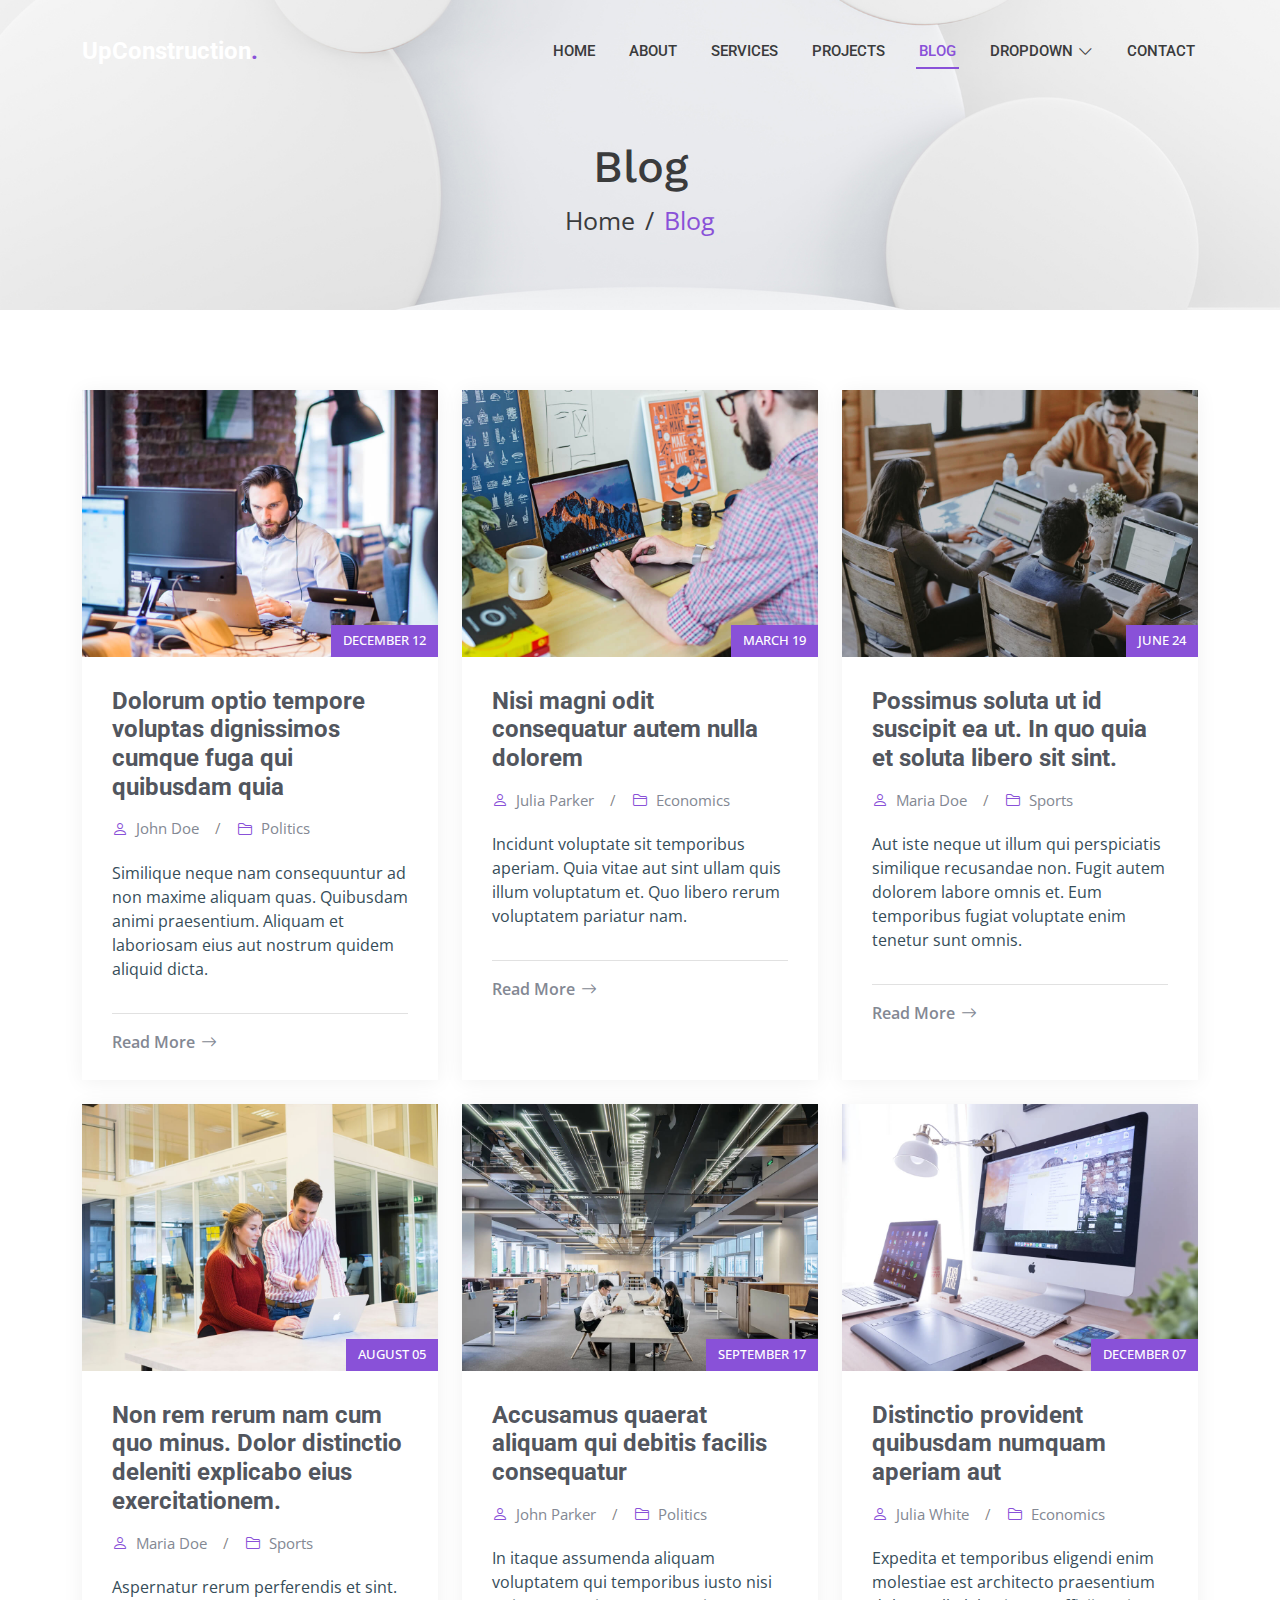
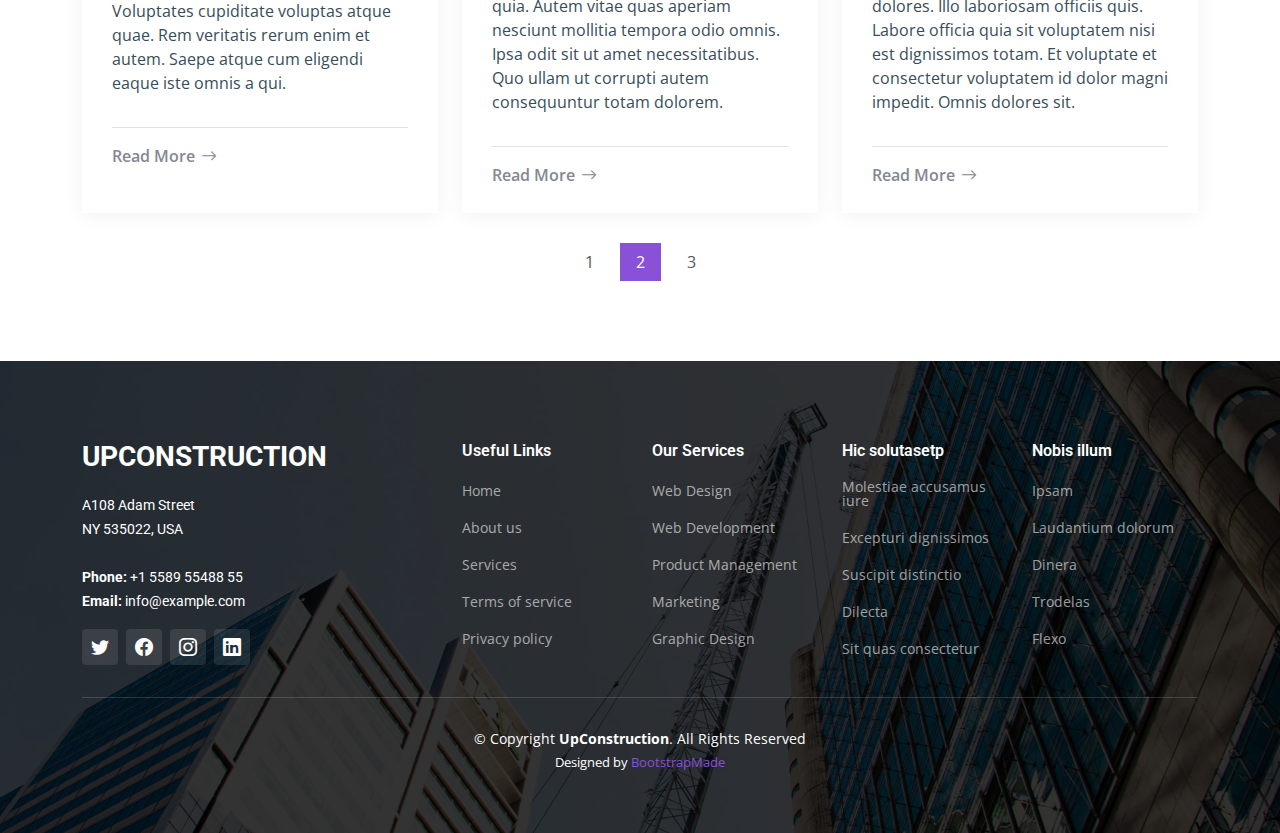
<file: blog.html>
<!DOCTYPE html>
<html lang="en">

<head>
  <meta charset="utf-8">
  <meta content="width=device-width, initial-scale=1.0" name="viewport">

  <title>UpConstruction Bootstrap Template - Blog</title>
  <meta content="" name="description">
  <meta content="" name="keywords">

  <!-- Favicons -->
  <link href="assets/img/favicon.png" rel="icon">
  <link href="assets/img/apple-touch-icon.png" rel="apple-touch-icon">

  <!-- Google Fonts -->
  <link rel="preconnect" href="https://fonts.googleapis.com">
  <link rel="preconnect" href="https://fonts.gstatic.com" crossorigin>
  <link href="https://fonts.googleapis.com/css2?family=Open+Sans:ital,wght@0,300;0,400;0,500;0,600;0,700;1,300;1,400;1,600;1,700&family=Roboto:ital,wght@0,300;0,400;0,500;0,600;0,700;1,300;1,400;1,500;1,600;1,700&family=Work+Sans:ital,wght@0,300;0,400;0,500;0,600;0,700;1,300;1,400;1,500;1,600;1,700&display=swap" rel="stylesheet">

  <!-- Vendor CSS Files -->
  <link href="assets/vendor/bootstrap/css/bootstrap.min.css" rel="stylesheet">
  <link href="assets/vendor/bootstrap-icons/bootstrap-icons.css" rel="stylesheet">
  <link href="assets/vendor/fontawesome-free/css/all.min.css" rel="stylesheet">
  <link href="assets/vendor/aos/aos.css" rel="stylesheet">
  <link href="assets/vendor/glightbox/css/glightbox.min.css" rel="stylesheet">
  <link href="assets/vendor/swiper/swiper-bundle.min.css" rel="stylesheet">

  <!-- Template Main CSS File -->
  <link href="assets/css/main.css" rel="stylesheet">

  <!-- =======================================================
  * Template Name: UpConstruction
  * Template URL: https://bootstrapmade.com/upconstruction-bootstrap-construction-website-template/
  * Updated: Mar 17 2024 with Bootstrap v5.3.3
  * Author: BootstrapMade.com
  * License: https://bootstrapmade.com/license/
  ======================================================== -->
</head>

<body>

  <!-- ======= Header ======= -->
  <header id="header" class="header d-flex align-items-center">
    <div class="container-fluid container-xl d-flex align-items-center justify-content-between">

      <a href="index.html" class="logo d-flex align-items-center">
        <!-- Uncomment the line below if you also wish to use an image logo -->
        <!-- <img src="assets/img/logo.png" alt=""> -->
        <h1>UpConstruction<span>.</span></h1>
      </a>

      <i class="mobile-nav-toggle mobile-nav-show bi bi-list"></i>
      <i class="mobile-nav-toggle mobile-nav-hide d-none bi bi-x"></i>
      <nav id="navbar" class="navbar">
        <ul>
          <li><a href="index.html">Home</a></li>
          <li><a href="about.html">About</a></li>
          <li><a href="services.html">Services</a></li>
          <li><a href="projects.html">Projects</a></li>
          <li><a href="blog.html" class="active">Blog</a></li>
          <li class="dropdown"><a href="#"><span>Dropdown</span> <i class="bi bi-chevron-down dropdown-indicator"></i></a>
            <ul>
              <li><a href="#">Dropdown 1</a></li>
              <li class="dropdown"><a href="#"><span>Deep Dropdown</span> <i class="bi bi-chevron-down dropdown-indicator"></i></a>
                <ul>
                  <li><a href="#">Deep Dropdown 1</a></li>
                  <li><a href="#">Deep Dropdown 2</a></li>
                  <li><a href="#">Deep Dropdown 3</a></li>
                  <li><a href="#">Deep Dropdown 4</a></li>
                  <li><a href="#">Deep Dropdown 5</a></li>
                </ul>
              </li>
              <li><a href="#">Dropdown 2</a></li>
              <li><a href="#">Dropdown 3</a></li>
              <li><a href="#">Dropdown 4</a></li>
            </ul>
          </li>
          <li><a href="contact.html">Contact</a></li>
        </ul>
      </nav><!-- .navbar -->

    </div>
  </header><!-- End Header -->

  <main id="main">

    <!-- ======= Breadcrumbs ======= -->
    <div class="breadcrumbs d-flex align-items-center" style="background-image: url('assets/img/breadcrumbs-bg.jpg');">
      <div class="container position-relative d-flex flex-column align-items-center" data-aos="fade">

        <h2>Blog</h2>
        <ol>
          <li><a href="index.html">Home</a></li>
          <li>Blog</li>
        </ol>

      </div>
    </div><!-- End Breadcrumbs -->

    <!-- ======= Blog Section ======= -->
    <section id="blog" class="blog">
      <div class="container" data-aos="fade-up" data-aos-delay="100">

        <div class="row gy-4 posts-list">

          <div class="col-xl-4 col-md-6">
            <div class="post-item position-relative h-100">

              <div class="post-img position-relative overflow-hidden">
                <img src="assets/img/blog/blog-1.jpg" class="img-fluid" alt="">
                <span class="post-date">December 12</span>
              </div>

              <div class="post-content d-flex flex-column">

                <h3 class="post-title">Dolorum optio tempore voluptas dignissimos cumque fuga qui quibusdam quia</h3>

                <div class="meta d-flex align-items-center">
                  <div class="d-flex align-items-center">
                    <i class="bi bi-person"></i> <span class="ps-2">John Doe</span>
                  </div>
                  <span class="px-3 text-black-50">/</span>
                  <div class="d-flex align-items-center">
                    <i class="bi bi-folder2"></i> <span class="ps-2">Politics</span>
                  </div>
                </div>

                <p>
                  Similique neque nam consequuntur ad non maxime aliquam quas. Quibusdam animi praesentium. Aliquam et laboriosam eius aut nostrum quidem aliquid dicta.
                </p>

                <hr>

                <a href="blog-details.html" class="readmore stretched-link"><span>Read More</span><i class="bi bi-arrow-right"></i></a>

              </div>

            </div>
          </div><!-- End post list item -->

          <div class="col-xl-4 col-md-6">
            <div class="post-item position-relative h-100">

              <div class="post-img position-relative overflow-hidden">
                <img src="assets/img/blog/blog-2.jpg" class="img-fluid" alt="">
                <span class="post-date">March 19</span>
              </div>

              <div class="post-content d-flex flex-column">

                <h3 class="post-title">Nisi magni odit consequatur autem nulla dolorem</h3>

                <div class="meta d-flex align-items-center">
                  <div class="d-flex align-items-center">
                    <i class="bi bi-person"></i> <span class="ps-2">Julia Parker</span>
                  </div>
                  <span class="px-3 text-black-50">/</span>
                  <div class="d-flex align-items-center">
                    <i class="bi bi-folder2"></i> <span class="ps-2">Economics</span>
                  </div>
                </div>

                <p>
                  Incidunt voluptate sit temporibus aperiam. Quia vitae aut sint ullam quis illum voluptatum et. Quo libero rerum voluptatem pariatur nam.
                </p>

                <hr>

                <a href="blog-details.html" class="readmore stretched-link"><span>Read More</span><i class="bi bi-arrow-right"></i></a>

              </div>

            </div>
          </div><!-- End post list item -->

          <div class="col-xl-4 col-md-6">
            <div class="post-item position-relative h-100">

              <div class="post-img position-relative overflow-hidden">
                <img src="assets/img/blog/blog-3.jpg" class="img-fluid" alt="">
                <span class="post-date">June 24</span>
              </div>

              <div class="post-content d-flex flex-column">

                <h3 class="post-title">Possimus soluta ut id suscipit ea ut. In quo quia et soluta libero sit sint.</h3>

                <div class="meta d-flex align-items-center">
                  <div class="d-flex align-items-center">
                    <i class="bi bi-person"></i> <span class="ps-2">Maria Doe</span>
                  </div>
                  <span class="px-3 text-black-50">/</span>
                  <div class="d-flex align-items-center">
                    <i class="bi bi-folder2"></i> <span class="ps-2">Sports</span>
                  </div>
                </div>

                <p>
                  Aut iste neque ut illum qui perspiciatis similique recusandae non. Fugit autem dolorem labore omnis et. Eum temporibus fugiat voluptate enim tenetur sunt omnis.
                </p>

                <hr>

                <a href="blog-details.html" class="readmore stretched-link"><span>Read More</span><i class="bi bi-arrow-right"></i></a>

              </div>

            </div>
          </div><!-- End post list item -->

          <div class="col-xl-4 col-md-6">
            <div class="post-item position-relative h-100">

              <div class="post-img position-relative overflow-hidden">
                <img src="assets/img/blog/blog-4.jpg" class="img-fluid" alt="">
                <span class="post-date">August 05</span>
              </div>

              <div class="post-content d-flex flex-column">

                <h3 class="post-title">Non rem rerum nam cum quo minus. Dolor distinctio deleniti explicabo eius exercitationem.</h3>

                <div class="meta d-flex align-items-center">
                  <div class="d-flex align-items-center">
                    <i class="bi bi-person"></i> <span class="ps-2">Maria Doe</span>
                  </div>
                  <span class="px-3 text-black-50">/</span>
                  <div class="d-flex align-items-center">
                    <i class="bi bi-folder2"></i> <span class="ps-2">Sports</span>
                  </div>
                </div>

                <p>
                  Aspernatur rerum perferendis et sint. Voluptates cupiditate voluptas atque quae. Rem veritatis rerum enim et autem. Saepe atque cum eligendi eaque iste omnis a qui.
                </p>

                <hr>

                <a href="blog-details.html" class="readmore stretched-link"><span>Read More</span><i class="bi bi-arrow-right"></i></a>

              </div>

            </div>
          </div><!-- End post list item -->

          <div class="col-xl-4 col-md-6">
            <div class="post-item position-relative h-100">

              <div class="post-img position-relative overflow-hidden">
                <img src="assets/img/blog/blog-5.jpg" class="img-fluid" alt="">
                <span class="post-date">September 17</span>
              </div>

              <div class="post-content d-flex flex-column">

                <h3 class="post-title">Accusamus quaerat aliquam qui debitis facilis consequatur</h3>

                <div class="meta d-flex align-items-center">
                  <div class="d-flex align-items-center">
                    <i class="bi bi-person"></i> <span class="ps-2">John Parker</span>
                  </div>
                  <span class="px-3 text-black-50">/</span>
                  <div class="d-flex align-items-center">
                    <i class="bi bi-folder2"></i> <span class="ps-2">Politics</span>
                  </div>
                </div>

                <p>
                  In itaque assumenda aliquam voluptatem qui temporibus iusto nisi quia. Autem vitae quas aperiam nesciunt mollitia tempora odio omnis. Ipsa odit sit ut amet necessitatibus. Quo ullam ut corrupti autem consequuntur totam dolorem.
                </p>

                <hr>

                <a href="blog-details.html" class="readmore stretched-link"><span>Read More</span><i class="bi bi-arrow-right"></i></a>

              </div>

            </div>
          </div><!-- End post list item -->

          <div class="col-xl-4 col-md-6">
            <div class="post-item position-relative h-100">

              <div class="post-img position-relative overflow-hidden">
                <img src="assets/img/blog/blog-6.jpg" class="img-fluid" alt="">
                <span class="post-date">December 07</span>
              </div>

              <div class="post-content d-flex flex-column">

                <h3 class="post-title">Distinctio provident quibusdam numquam aperiam aut</h3>

                <div class="meta d-flex align-items-center">
                  <div class="d-flex align-items-center">
                    <i class="bi bi-person"></i> <span class="ps-2">Julia White</span>
                  </div>
                  <span class="px-3 text-black-50">/</span>
                  <div class="d-flex align-items-center">
                    <i class="bi bi-folder2"></i> <span class="ps-2">Economics</span>
                  </div>
                </div>

                <p>
                  Expedita et temporibus eligendi enim molestiae est architecto praesentium dolores. Illo laboriosam officiis quis. Labore officia quia sit voluptatem nisi est dignissimos totam. Et voluptate et consectetur voluptatem id dolor magni impedit. Omnis dolores sit.
                </p>

                <hr>

                <a href="blog-details.html" class="readmore stretched-link"><span>Read More</span><i class="bi bi-arrow-right"></i></a>

              </div>

            </div>
          </div><!-- End post list item -->

        </div><!-- End blog posts list -->

        <div class="blog-pagination">
          <ul class="justify-content-center">
            <li><a href="#">1</a></li>
            <li class="active"><a href="#">2</a></li>
            <li><a href="#">3</a></li>
          </ul>
        </div><!-- End blog pagination -->

      </div>
    </section><!-- End Blog Section -->

  </main><!-- End #main -->

  <!-- ======= Footer ======= -->
  <footer id="footer" class="footer">

    <div class="footer-content position-relative">
      <div class="container">
        <div class="row">

          <div class="col-lg-4 col-md-6">
            <div class="footer-info">
              <h3>UpConstruction</h3>
              <p>
                A108 Adam Street <br>
                NY 535022, USA<br><br>
                <strong>Phone:</strong> +1 5589 55488 55<br>
                <strong>Email:</strong> info@example.com<br>
              </p>
              <div class="social-links d-flex mt-3">
                <a href="#" class="d-flex align-items-center justify-content-center"><i class="bi bi-twitter"></i></a>
                <a href="#" class="d-flex align-items-center justify-content-center"><i class="bi bi-facebook"></i></a>
                <a href="#" class="d-flex align-items-center justify-content-center"><i class="bi bi-instagram"></i></a>
                <a href="#" class="d-flex align-items-center justify-content-center"><i class="bi bi-linkedin"></i></a>
              </div>
            </div>
          </div><!-- End footer info column-->

          <div class="col-lg-2 col-md-3 footer-links">
            <h4>Useful Links</h4>
            <ul>
              <li><a href="#">Home</a></li>
              <li><a href="#">About us</a></li>
              <li><a href="#">Services</a></li>
              <li><a href="#">Terms of service</a></li>
              <li><a href="#">Privacy policy</a></li>
            </ul>
          </div><!-- End footer links column-->

          <div class="col-lg-2 col-md-3 footer-links">
            <h4>Our Services</h4>
            <ul>
              <li><a href="#">Web Design</a></li>
              <li><a href="#">Web Development</a></li>
              <li><a href="#">Product Management</a></li>
              <li><a href="#">Marketing</a></li>
              <li><a href="#">Graphic Design</a></li>
            </ul>
          </div><!-- End footer links column-->

          <div class="col-lg-2 col-md-3 footer-links">
            <h4>Hic solutasetp</h4>
            <ul>
              <li><a href="#">Molestiae accusamus iure</a></li>
              <li><a href="#">Excepturi dignissimos</a></li>
              <li><a href="#">Suscipit distinctio</a></li>
              <li><a href="#">Dilecta</a></li>
              <li><a href="#">Sit quas consectetur</a></li>
            </ul>
          </div><!-- End footer links column-->

          <div class="col-lg-2 col-md-3 footer-links">
            <h4>Nobis illum</h4>
            <ul>
              <li><a href="#">Ipsam</a></li>
              <li><a href="#">Laudantium dolorum</a></li>
              <li><a href="#">Dinera</a></li>
              <li><a href="#">Trodelas</a></li>
              <li><a href="#">Flexo</a></li>
            </ul>
          </div><!-- End footer links column-->

        </div>
      </div>
    </div>

    <div class="footer-legal text-center position-relative">
      <div class="container">
        <div class="copyright">
          &copy; Copyright <strong><span>UpConstruction</span></strong>. All Rights Reserved
        </div>
        <div class="credits">
          <!-- All the links in the footer should remain intact. -->
          <!-- You can delete the links only if you purchased the pro version. -->
          <!-- Licensing information: https://bootstrapmade.com/license/ -->
          <!-- Purchase the pro version with working PHP/AJAX contact form: https://bootstrapmade.com/upconstruction-bootstrap-construction-website-template/ -->
          Designed by <a href="https://bootstrapmade.com/">BootstrapMade</a>
        </div>
      </div>
    </div>

  </footer>
  <!-- End Footer -->

  <a href="#" class="scroll-top d-flex align-items-center justify-content-center"><i class="bi bi-arrow-up-short"></i></a>

  <div id="preloader"></div>

  <!-- Vendor JS Files -->
  <script src="assets/vendor/bootstrap/js/bootstrap.bundle.min.js"></script>
  <script src="assets/vendor/aos/aos.js"></script>
  <script src="assets/vendor/glightbox/js/glightbox.min.js"></script>
  <script src="assets/vendor/isotope-layout/isotope.pkgd.min.js"></script>
  <script src="assets/vendor/swiper/swiper-bundle.min.js"></script>
  <script src="assets/vendor/purecounter/purecounter_vanilla.js"></script>
  <script src="assets/vendor/php-email-form/validate.js"></script>

  <!-- Template Main JS File -->
  <script src="assets/js/main.js"></script>

</body>

</html>
</file>
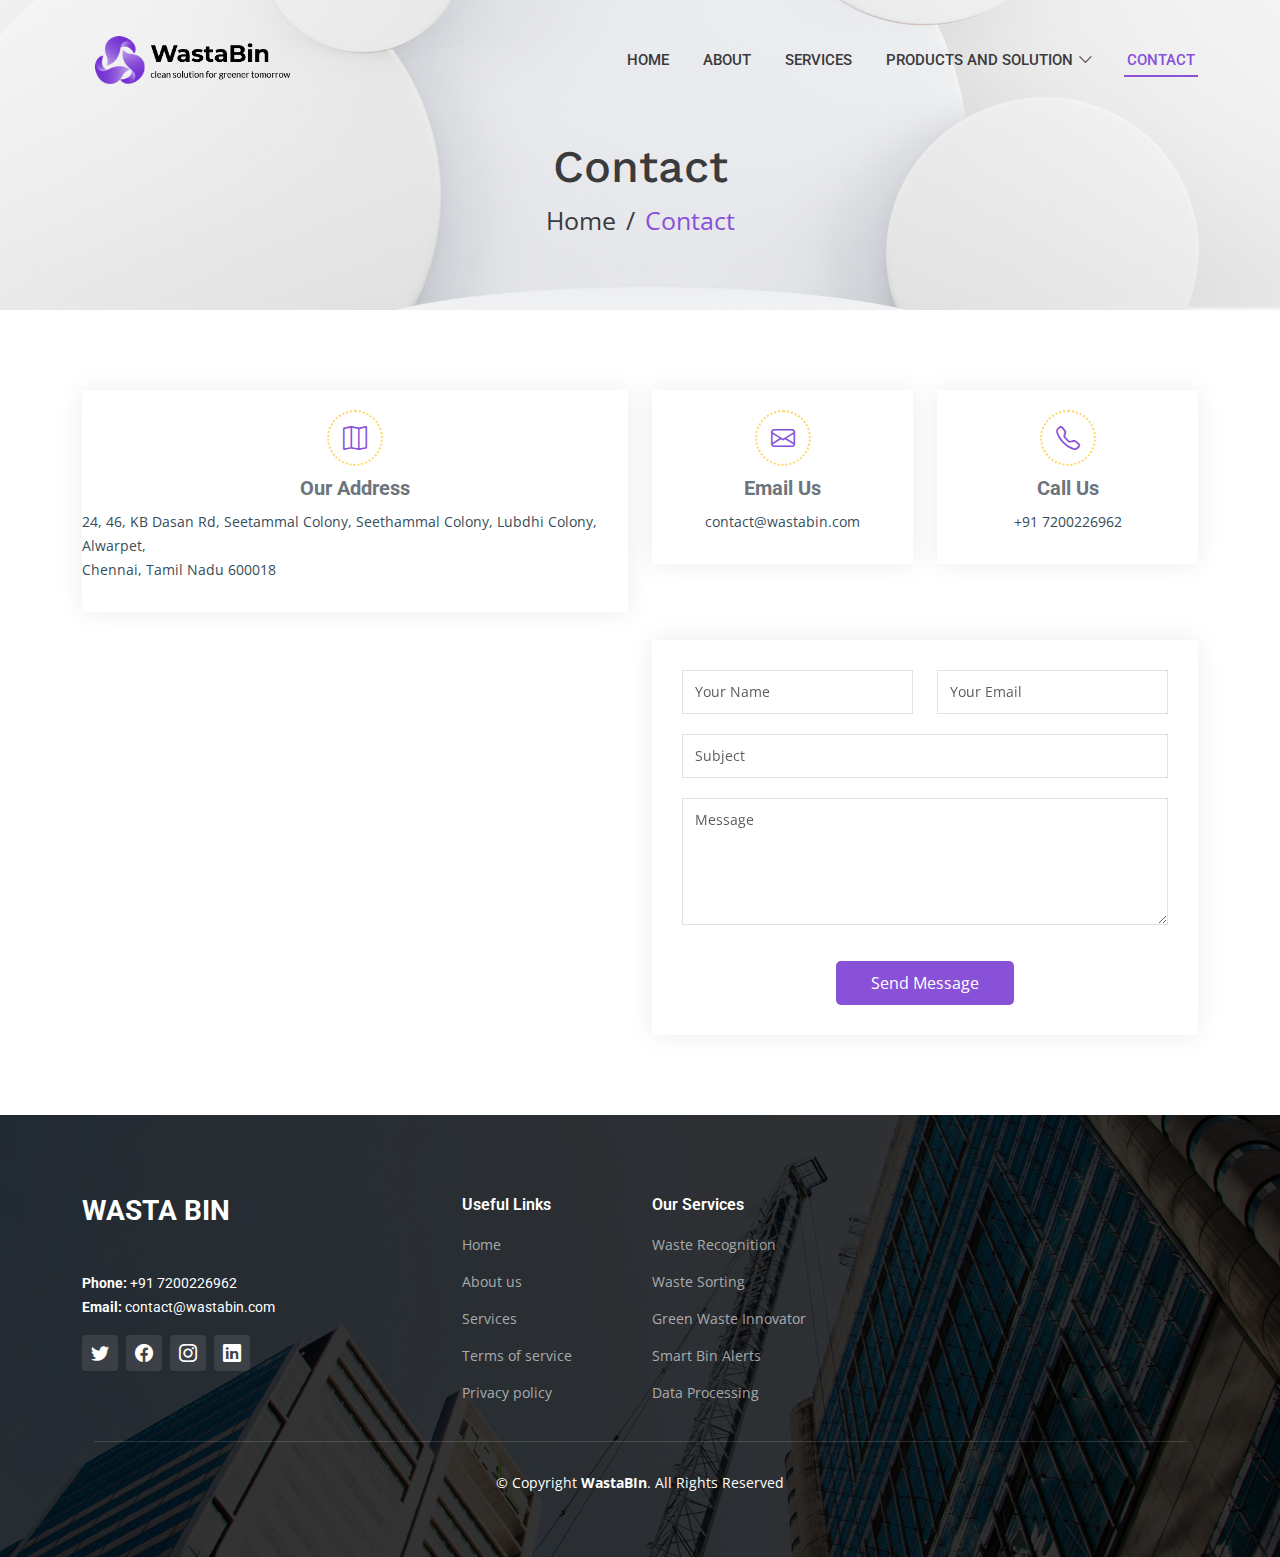
<file: contact.html>
<!DOCTYPE html>
<html lang="en">

<head>
  <meta charset="utf-8">
  <meta content="width=device-width, initial-scale=1.0" name="viewport">

  <title>Wasta Bin - Contact</title>
  <meta content="" name="description">
  <meta content="" name="keywords">

  <!-- Favicons -->
  <link href="assets/img/favicon.png" rel="icon">
  <link href="assets/img/apple-touch-icon.png" rel="apple-touch-icon">

  <!-- Google Fonts -->
  <link rel="preconnect" href="https://fonts.googleapis.com">
  <link rel="preconnect" href="https://fonts.gstatic.com" crossorigin>
  <link href="https://fonts.googleapis.com/css2?family=Open+Sans:ital,wght@0,300;0,400;0,500;0,600;0,700;1,300;1,400;1,600;1,700&family=Roboto:ital,wght@0,300;0,400;0,500;0,600;0,700;1,300;1,400;1,500;1,600;1,700&family=Work+Sans:ital,wght@0,300;0,400;0,500;0,600;0,700;1,300;1,400;1,500;1,600;1,700&display=swap" rel="stylesheet">

  <!-- Vendor CSS Files -->
  <link href="assets/vendor/bootstrap/css/bootstrap.min.css" rel="stylesheet">
  <link href="assets/vendor/bootstrap-icons/bootstrap-icons.css" rel="stylesheet">
  <link href="assets/vendor/fontawesome-free/css/all.min.css" rel="stylesheet">
  <link href="assets/vendor/aos/aos.css" rel="stylesheet">
  <link href="assets/vendor/glightbox/css/glightbox.min.css" rel="stylesheet">
  <link href="assets/vendor/swiper/swiper-bundle.min.css" rel="stylesheet">

  <!-- Template Main CSS File -->
  <link href="assets/css/main.css" rel="stylesheet">

  <!-- =======================================================
  * Template Name: UpConstruction
  * Template URL: https://bootstrapmade.com/upconstruction-bootstrap-construction-website-template/
  * Updated: Mar 17 2024 with Bootstrap v5.3.3
  * Author: BootstrapMade.com
  * License: https://bootstrapmade.com/license/
  ======================================================== -->
</head>

<body>

  <!-- ======= Header ======= -->
  <header id="header" class="header d-flex align-items-center">
    <div class="container-fluid container-xl d-flex align-items-center justify-content-between">

      <a href="index.html" class="logo d-flex align-items-center">
        <!-- Uncomment the line below if you also wish to use an image logo -->
        <img src="assets/img/logo.png" alt=""> 
        <!-- <h1>UpConstruction<span>.</span></h1>-->
      </a>

      <i class="mobile-nav-toggle mobile-nav-show bi bi-list"></i>
      <i class="mobile-nav-toggle mobile-nav-hide d-none bi bi-x"></i>
      <nav id="navbar" class="navbar">
        <ul>
          <li><a href="index.html">Home</a></li>
          <li><a href="about.html">About</a></li>
          <li><a href="services.html">Services</a></li>
          <!--<li><a href="projects.html">Projects</a></li>
          <li><a href="blog.html">Blog</a></li>-->
          <li class="dropdown"><a href="#"><span>Products and Solution</span> <i class="bi bi-chevron-down dropdown-indicator"></i></a>
            <ul>
              <li><a href="project-details.html">Smart Solar TrashBin</a></li>
              <!--<li class="dropdown"><a href="#"><span>Deep Dropdown</span> <i class="bi bi-chevron-down dropdown-indicator"></i></a>
                <ul>
                  <li><a href="#">Deep Dropdown 1</a></li>
                  <li><a href="#"></a></li>
                  <li><a href="#">Deep Dropdown 3</a></li>
                  <li><a href="#">Deep Dropdown 4</a></li>
                  <li><a href="#">Deep Dropdown 5</a></li>
                </ul>
              </li>-->
              <li><a href="service-details.html">WastaBin Sensor</a></li>
              <li><a href="#">Remote Management</a></li>
              <li><a href="#">advertising services</a></li>
            </ul>
          </li>
          <!--<li class="dropdown"><a href="#"><span>Dropdown</span> <i class="bi bi-chevron-down dropdown-indicator"></i></a>
            <ul>
              <li><a href="#">Dropdown 1</a></li>
              <li class="dropdown"><a href="#"><span>Deep Dropdown</span> <i class="bi bi-chevron-down dropdown-indicator"></i></a>
                <ul>
                  <li><a href="#">Deep Dropdown 1</a></li>
                  <li><a href="#">Deep Dropdown 2</a></li>
                  <li><a href="#">Deep Dropdown 3</a></li>
                  <li><a href="#">Deep Dropdown 4</a></li>
                  <li><a href="#">Deep Dropdown 5</a></li>
                </ul>
              </li>
              <li><a href="#">Dropdown 2</a></li>
              <li><a href="#">Dropdown 3</a></li>
              <li><a href="#">Dropdown 4</a></li>
            </ul>
          </li>-->
          <li><a href="contact.html" class="active">Contact</a></li>
        </ul>
      </nav><!-- .navbar -->

    </div>
  </header><!-- End Header -->

  <main id="main">

    <!-- ======= Breadcrumbs ======= -->
    <div class="breadcrumbs d-flex align-items-center" style="background-image: url('assets/img/breadcrumbs-bg.jpg');">
      <div class="container position-relative d-flex flex-column align-items-center" data-aos="fade">

        <h2>Contact</h2>
        <ol>
          <li><a href="index.html">Home</a></li>
          <li>Contact</li>
        </ol>

      </div>
    </div><!-- End Breadcrumbs -->

    <!-- ======= Contact Section ======= -->
    <section id="contact" class="contact">
      <div class="container" data-aos="fade-up" data-aos-delay="100">

        <div class="row gy-4">
          <div class="col-lg-6">
            <div class="info-item  d-flex flex-column justify-content-center align-items-center">
              <i class="bi bi-map"></i>
              <h3>Our Address</h3>
              <p>24, 46, KB Dasan Rd, Seetammal Colony, Seethammal Colony, Lubdhi Colony, Alwarpet, <br>
                Chennai, Tamil Nadu 600018</p>
            </div>
          </div><!-- End Info Item -->

          <div class="col-lg-3 col-md-6">
            <div class="info-item d-flex flex-column justify-content-center align-items-center">
              <i class="bi bi-envelope"></i>
              <h3>Email Us</h3>
              <p>contact@wastabin.com</p>
            </div>
          </div><!-- End Info Item -->

          <div class="col-lg-3 col-md-6">
            <div class="info-item  d-flex flex-column justify-content-center align-items-center">
              <i class="bi bi-telephone"></i>
              <h3>Call Us</h3>
              <p>+91 7200226962</p>
            </div>
          </div><!-- End Info Item -->

        </div>

        <div class="row gy-4 mt-1">

          <div class="col-lg-6 ">
            <iframe src="https://www.google.com/maps/embed?pb=!1m14!1m8!1m3!1d12097.433213460943!2d-74.0062269!3d40.7101282!3m2!1i1024!2i768!4f13.1!3m3!1m2!1s0x0%3A0xb89d1fe6bc499443!2sDowntown+Conference+Center!5e0!3m2!1smk!2sbg!4v1539943755621" frameborder="0" style="border:0; width: 100%; height: 384px;" allowfullscreen></iframe>
          </div><!-- End Google Maps -->

          <div class="col-lg-6">
            <form action="forms/contact.php" method="post" role="form" class="php-email-form">
              <div class="row gy-4">
                <div class="col-lg-6 form-group">
                  <input type="text" name="name" class="form-control" id="name" placeholder="Your Name" required>
                </div>
                <div class="col-lg-6 form-group">
                  <input type="email" class="form-control" name="email" id="email" placeholder="Your Email" required>
                </div>
              </div>
              <div class="form-group">
                <input type="text" class="form-control" name="subject" id="subject" placeholder="Subject" required>
              </div>
              <div class="form-group">
                <textarea class="form-control" name="message" rows="5" placeholder="Message" required></textarea>
              </div>
              <div class="my-3">
                <div class="loading">Loading</div>
                <div class="error-message"></div>
                <div class="sent-message">Your message has been sent. Thank you!</div>
              </div>
              <div class="text-center"><button type="submit">Send Message</button></div>
            </form>
          </div><!-- End Contact Form -->

        </div>

      </div>
    </section><!-- End Contact Section -->

  </main><!-- End #main -->

  <!-- ======= Footer ======= -->
  <footer id="footer" class="footer">

    <div class="footer-content position-relative">
      <div class="container">
        <div class="row">

          <div class="col-lg-4 col-md-6">
            <div class="footer-info">
              <h3>Wasta Bin</h3>
              <p>
                <!--24, 46, KB Dasan Rd, Seetammal Colony, Seethammal Colony, Lubdhi Colony, Alwarpet, <br>
                Chennai, Tamil Nadu 600018<br>--><br>
                <strong>Phone:</strong> +91 7200226962<br>
                <strong>Email:</strong> contact@wastabin.com<br>
              </p>
              <div class="social-links d-flex mt-3">
                <a href="https://www.youtube.com/" class="d-flex align-items-center justify-content-center"><i class="bi bi-twitter"></i></a>
                <a href="https://www.facebook.com/profile.php?id=61556389708432" class="d-flex align-items-center justify-content-center"><i class="bi bi-facebook"></i></a>
                <a href="https://www.instagram.com/_wastabin_2024?igsh=MXFuMjh2d3pkeXJzaQ==" class="d-flex align-items-center justify-content-center"><i class="bi bi-instagram"></i></a>
                <a href="https://www.linkedin.com/company/wastabin/" class="d-flex align-items-center justify-content-center"><i class="bi bi-linkedin"></i></a>
              </div>
            </div>
          </div><!-- End footer info column-->

          <div class="col-lg-2 col-md-3 footer-links">
            <h4>Useful Links</h4>
            <ul>
              <li><a href="#">Home</a></li>
              <li><a href="#">About us</a></li>
              <li><a href="#">Services</a></li>
              <li><a href="#">Terms of service</a></li>
              <li><a href="#">Privacy policy</a></li>
            </ul>
          </div><!-- End footer links column-->

          <div class="col-lg-2 col-md-3 footer-links">
            <h4>Our Services</h4>
            <ul>
              <li><a href="#">Waste Recognition</a></li>
              <li><a href="#">Waste Sorting</a></li>
              <li><a href="#">Green Waste Innovator</a></li>
              <li><a href="#">Smart Bin Alerts</a></li>
              <li><a href="#">Data Processing</a></li>
            </ul>
          </div>
          </div><!-- End footer links column-->

    <div class="footer-legal text-center position-relative">
      <div class="container">
        <div class="copyright">
          &copy; Copyright <strong><span>WastaBIn</span></strong>. All Rights Reserved
        </div>
        <div class="credits">
          <!-- All the links in the footer should remain intact. -->
          <!-- You can delete the links only if you purchased the pro version. -->
          <!-- Licensing information: https://bootstrapmade.com/license/ -->
          <!-- Purchase the pro version with working PHP/AJAX contact form: https://bootstrapmade.com/upconstruction-bootstrap-construction-website-template/ -->
          <!--Designed by <a href="https://bootstrapmade.com/">BootstrapMade</a>-->
        </div>
      </div>
    </div>

  </footer>
  <!-- End Footer -->

  <a href="#" class="scroll-top d-flex align-items-center justify-content-center"><i class="bi bi-arrow-up-short"></i></a>

  <div id="preloader"></div>

  <!-- Vendor JS Files -->
  <script src="assets/vendor/bootstrap/js/bootstrap.bundle.min.js"></script>
  <script src="assets/vendor/aos/aos.js"></script>
  <script src="assets/vendor/glightbox/js/glightbox.min.js"></script>
  <script src="assets/vendor/isotope-layout/isotope.pkgd.min.js"></script>
  <script src="assets/vendor/swiper/swiper-bundle.min.js"></script>
  <script src="assets/vendor/purecounter/purecounter_vanilla.js"></script>
  <script src="assets/vendor/php-email-form/validate.js"></script>

  <!-- Template Main JS File -->
  <script src="assets/js/main.js"></script>

</body>

</html>
</file>
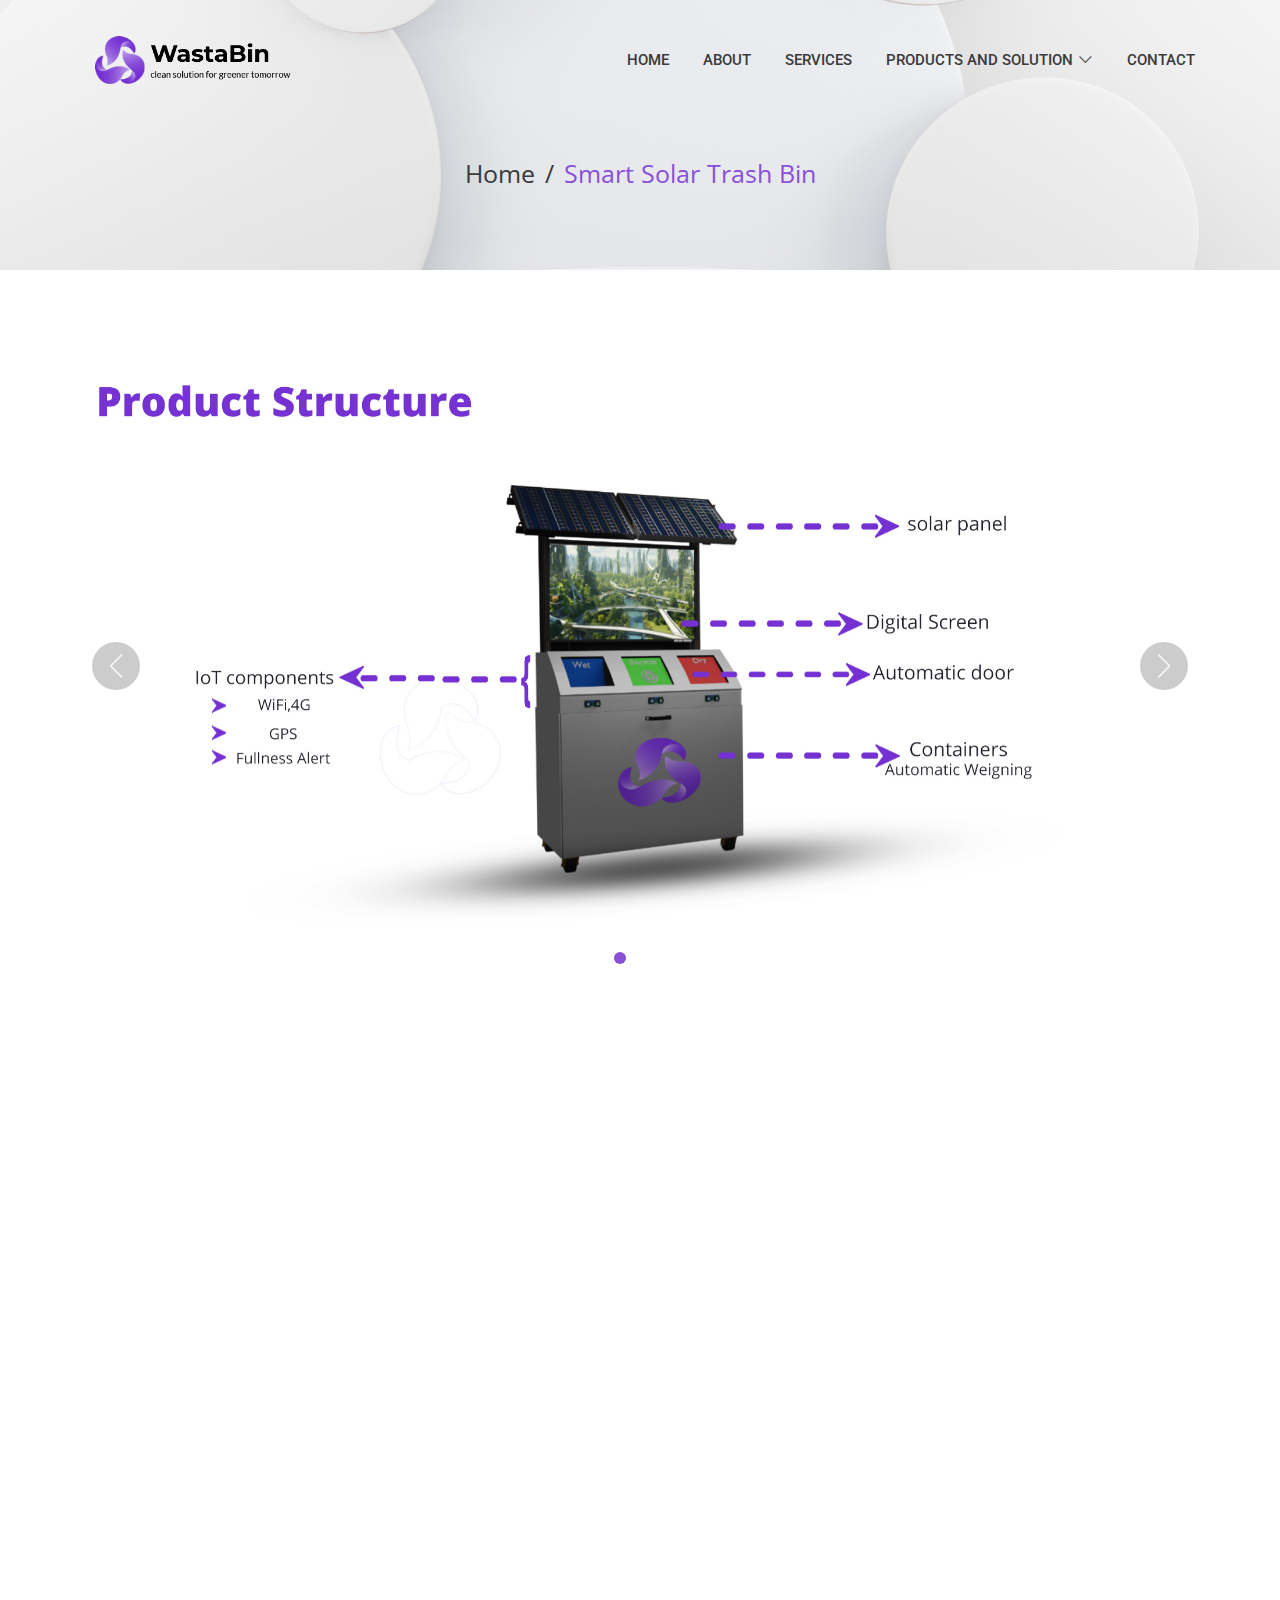
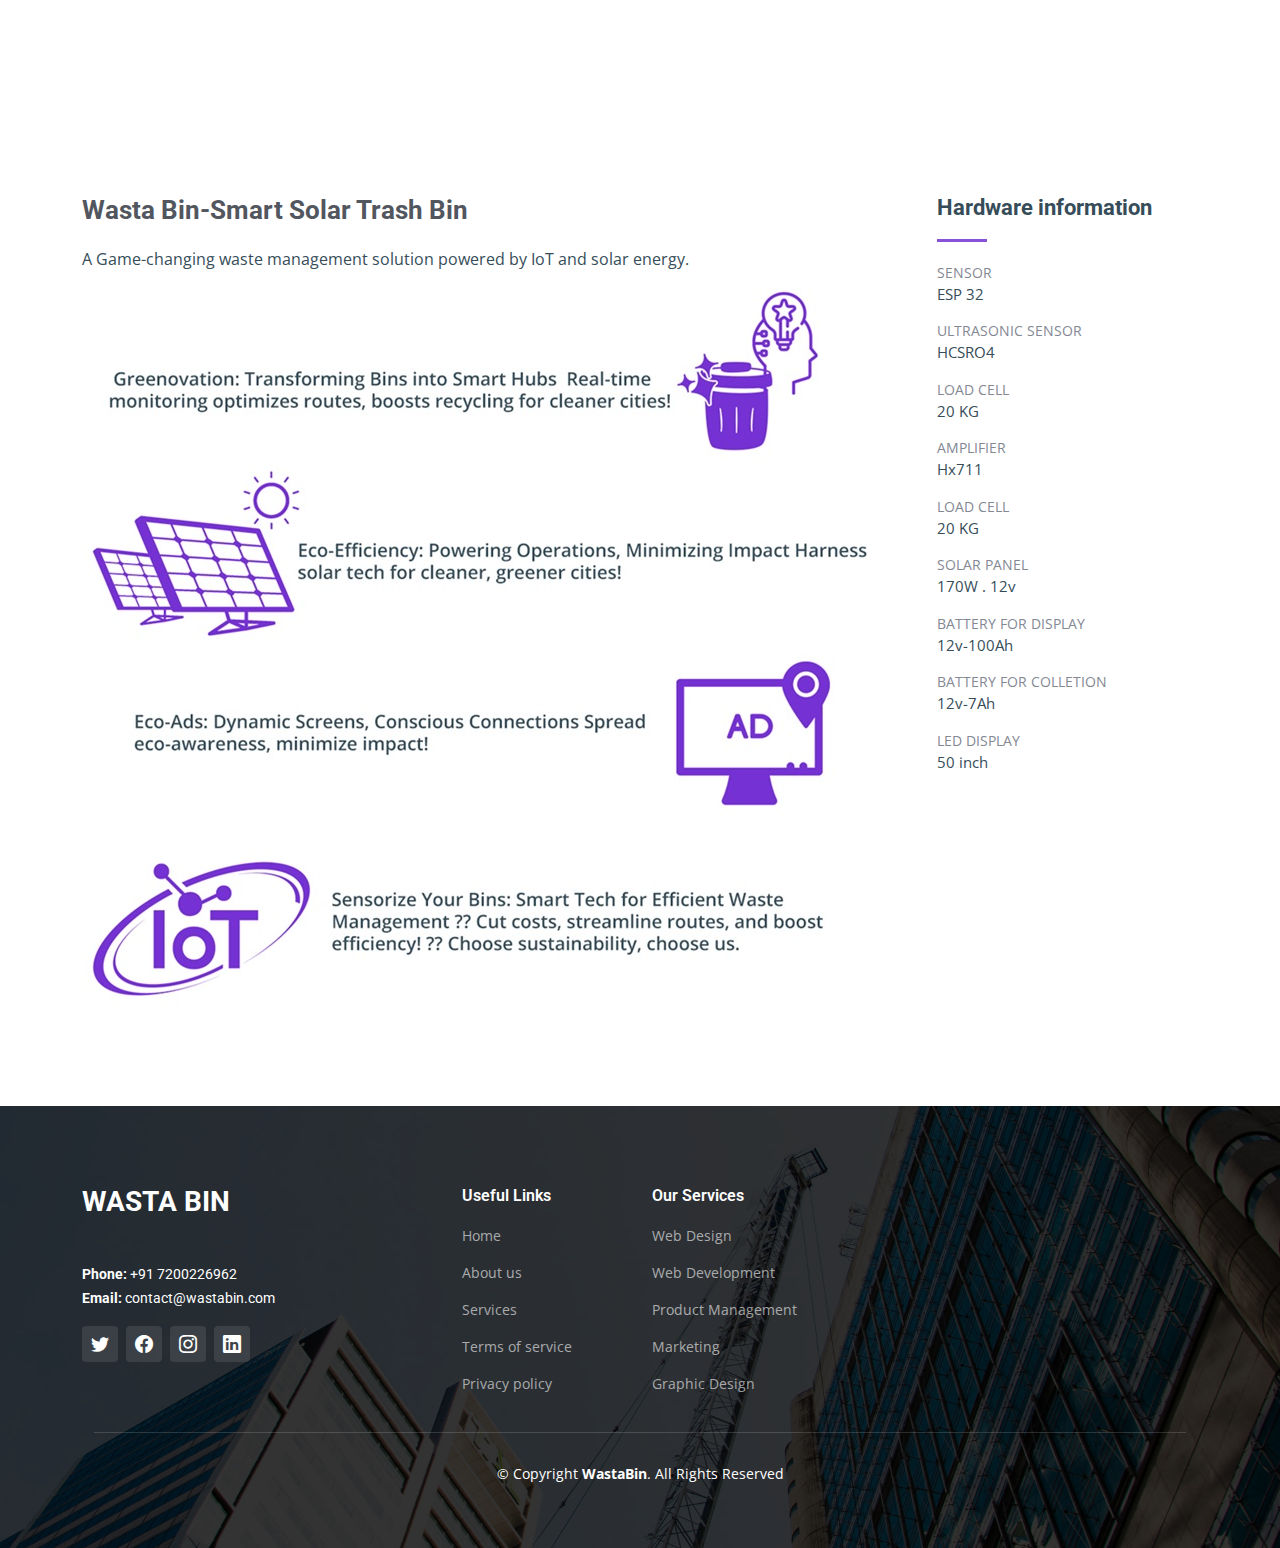
<file: project-details.html>
<!DOCTYPE html>
<html lang="en">

<head>
  <meta charset="utf-8">
  <meta content="width=device-width, initial-scale=1.0" name="viewport">

  <title>WastaBin - Smart Solar Trash Bin</title>
  <meta content="" name="description">
  <meta content="" name="keywords">

  <!-- Favicons -->
  <link href="assets/img/favicon.png" rel="icon">
  <link href="assets/img/apple-touch-icon.png" rel="apple-touch-icon">

  <!-- Google Fonts -->
  <link rel="preconnect" href="https://fonts.googleapis.com">
  <link rel="preconnect" href="https://fonts.gstatic.com" crossorigin>
  <link href="https://fonts.googleapis.com/css2?family=Open+Sans:ital,wght@0,300;0,400;0,500;0,600;0,700;1,300;1,400;1,600;1,700&family=Roboto:ital,wght@0,300;0,400;0,500;0,600;0,700;1,300;1,400;1,500;1,600;1,700&family=Work+Sans:ital,wght@0,300;0,400;0,500;0,600;0,700;1,300;1,400;1,500;1,600;1,700&display=swap" rel="stylesheet">

  <!-- Vendor CSS Files -->
  <link href="assets/vendor/bootstrap/css/bootstrap.min.css" rel="stylesheet">
  <link href="assets/vendor/bootstrap-icons/bootstrap-icons.css" rel="stylesheet">
  <link href="assets/vendor/fontawesome-free/css/all.min.css" rel="stylesheet">
  <link href="assets/vendor/aos/aos.css" rel="stylesheet">
  <link href="assets/vendor/glightbox/css/glightbox.min.css" rel="stylesheet">
  <link href="assets/vendor/swiper/swiper-bundle.min.css" rel="stylesheet">

  <!-- Template Main CSS File -->
  <link href="assets/css/main.css" rel="stylesheet">

  <!-- =======================================================
  * Template Name: UpConstruction
  * Template URL: https://bootstrapmade.com/upconstruction-bootstrap-construction-website-template/
  * Updated: Mar 17 2024 with Bootstrap v5.3.3
  * Author: BootstrapMade.com
  * License: https://bootstrapmade.com/license/
  ======================================================== -->
</head>

<body>

  <!-- ======= Header ======= -->
  <header id="header" class="header d-flex align-items-center">
    <div class="container-fluid container-xl d-flex align-items-center justify-content-between">

      <a href="index.html" class="logo d-flex align-items-center">
        <!-- Uncomment the line below if you also wish to use an image logo -->
        <img src="assets/img/logo.png" alt="">
        <!--<h1>UpConstruction<span>.</span></h1>-->
      </a>

      <i class="mobile-nav-toggle mobile-nav-show bi bi-list"></i>
      <i class="mobile-nav-toggle mobile-nav-hide d-none bi bi-x"></i>
      <nav id="navbar" class="navbar">
        <ul>
          <li><a href="index.html">Home</a></li>
          <li><a href="about.html">About</a></li>
          <li><a href="services.html">Services</a></li>
          <!--<li><a href="projects.html">Projects</a></li>
          <li><a href="blog.html">Blog</a></li>-->
          <li class="dropdown"><a href="project-details.html"><span>Products and Solution</span> <i class="bi bi-chevron-down dropdown-indicator"></i></a>
            <ul>
              <li><a href="service-details.html">Smart Solar Trash Bin</a></li>
              <!--<li class="dropdown"><a href="#"><span>Deep Dropdown</span> <i class="bi bi-chevron-down dropdown-indicator"></i></a>
                <ul>
                  <li><a href="#">Deep Dropdown 1</a></li>
                  <li><a href="#"></a></li>
                  <li><a href="#">Deep Dropdown 3</a></li>
                  <li><a href="#">Deep Dropdown 4</a></li>
                  <li><a href="#">Deep Dropdown 5</a></li>
                </ul>
              </li>-->
              <li><a href="service-details.html">WastaBin Sensor</a></li>
              <li><a href="#">Remote Management</a></li>
              <li><a href="#">Advertising services</a></li>
            </ul>
          </li>
          <li><a href="contact.html">Contact</a></li>
        </ul>
      </nav><!-- .navbar -->

    </div>
  </header><!-- End Header -->

  <main id="main">

    <!-- ======= Breadcrumbs ======= -->
    <div class="breadcrumbs d-flex align-items-center" style="background-image: url('assets/img/breadcrumbs-bg.jpg');">
      <div class="container position-relative d-flex flex-column align-items-center" data-aos="fade">

        <h2></h2>
        <ol>
          <li><a href="index.html">Home</a></li>
          <li>Smart Solar Trash Bin</li>
        </ol>

      </div>
    </div><!-- End Breadcrumbs -->

    <!-- ======= Projet Details Section ======= -->
    <section id="project-details" class="project-details">
      <div class="container" data-aos="fade-up" data-aos-delay="100">

        <div class="position-relative h-100">
          <div class="slides-1 portfolio-details-slider swiper">
            <div class="swiper-wrapper align-items-center">

              <div class="swiper-slide">
                <img src="assets/img/projects/remodeling-1.jpg" alt="">
              </div>

              <div class="swiper-slide">
                <img src="assets/img/projects/construction-1.jpg" alt="">
              </div>

              <div class="swiper-slide">
                <img src="assets/img/projects/design-1.jpg" alt="">
              </div>

            </div>
            <div class="swiper-pagination"></div>
          </div>
          <div class="swiper-button-prev"></div>
          <div class="swiper-button-next"></div>

        </div>
        <section id="alt-services" class="alt-services">
          <div class="container" data-aos="fade-up">
    
            <div class="row justify-content-around gy-4">
              <div class="col-lg-6 img-bg" style="background-image: url(assets/img/alt-services1.jpg);" data-aos="zoom-in" data-aos-delay="100"></div>
    
              <div class="col-lg-5 d-flex flex-column justify-content-center">
                <h3>Features</h3>
                <p>Step into the future with our extraordinary smart bin, a beacon of environmental stewardship and customer satisfaction, offering a plethora of benefits to both the planet and its inhabitants</p>
    
                <div class="icon-box d-flex position-relative" data-aos="fade-up" data-aos-delay="100">
                  <i class="bi bi-wifi flex-shrink-0"></i>
                  <div>
                    <h4><a href="" class="stretched-link">Wifi , USB</a></h4>
                  </div>
                </div><!-- End Icon Box -->
    
                <div class="icon-box d-flex position-relative" data-aos="fade-up" data-aos-delay="200">
                  <i class="bi bi-cpu flex-shrink-0"></i>
                  <div>
                    <h4><a href="" class="stretched-link">IoT Sensor</a></h4>
                  </div>
                </div><!-- End Icon Box -->
    
                <div class="icon-box d-flex position-relative" data-aos="fade-up" data-aos-delay="300">
                  <i class="bi bi-tree flex-shrink-0"></i>
                  <div>
                    <h4><a href="" class="stretched-link">Environmental Awarness, Sustainability</a></h4>
                  </div>
                </div><!-- End Icon Box -->
    
                <div class="icon-box d-flex position-relative" data-aos="fade-up" data-aos-delay="400">
                  <i class="bi bi-bar-chart-line flex-shrink-0"></i>
                  <div>
                    <h4><a href="" class="stretched-link">Dynamic Static advertaising Space</a></h4>
                  </div>
                </div><!-- End Icon Box -->
    
              </div>
            </div>
    
          </div>
        </section><!-- End Alt Services Section -->
       <div class="row justify-content-between gy-4 mt-4">

          <div class="col-lg-8">
            <div class="portfolio-description">
              <h2>Wasta Bin-Smart Solar Trash Bin</h2>
              <p>
                A Game-changing waste management solution powered by IoT and solar energy.
              </p>
              <p><img src="assets/img/bin-td.jpg" alt="Description of the image"></p>

             <!-- <div class="testimonial-item">
                <p>
                  <i class="bi bi-quote quote-icon-left"></i>
                  Export tempor illum tamen malis malis eram quae irure esse labore quem cillum quid cillum eram malis quorum velit fore eram velit sunt aliqua noster fugiat irure amet legam anim culpa.
                  <i class="bi bi-quote quote-icon-right"></i>
                </p>
                <div>
                  <img src="assets/img/testimonials/testimonials-2.jpg" class="testimonial-img" alt="">
                  <h3>Sara Wilsson</h3>
                  <h4>Designer</h4>
                </div>
              </div>-->

            </div>
          </div>

          <div class="col-lg-3">
            <div class="portfolio-info">
              <h3>Hardware information</h3>
              <ul>
                <li><strong>Sensor</strong> <span>ESP 32</span></li>
                <li><strong>UltraSonic Sensor</strong> <span>HCSRO4</span></li>
                <li><strong>Load Cell</strong> <span>20 KG</span></li>
                <li><strong>Amplifier</strong> <span>Hx711</span></li>
                <li><strong>Load Cell</strong> <span>20 KG</span></li>
                <li><strong>Solar panel</strong> <span>170W . 12v</span></li>
                <li><strong>Battery for Display</strong> <span>12v-100Ah</span></li>
                <li><strong>Battery for colletion</strong> <span>12v-7Ah</span></li>
                <li><strong>LED Display</strong> <span>50 inch</span></li>
              </ul>
            </div>
          </div>

        </div>

      </div>
    </section><!-- End Projet Details Section -->

  </main><!-- End #main -->

  <!-- ======= Footer ======= -->
  <footer id="footer" class="footer">

    <div class="footer-content position-relative">
      <div class="container">
        <div class="row">

          <div class="col-lg-4 col-md-6">
            <div class="footer-info">
              <h3>Wasta Bin</h3>
              <p>
                <!--24, 46, KB Dasan Rd, Seetammal Colony, Seethammal Colony, Lubdhi Colony, Alwarpet, <br>
                Chennai, Tamil Nadu 600018<br>--><br>
                <strong>Phone:</strong> +91 7200226962<br>
                <strong>Email:</strong> contact@wastabin.com<br>
              </p>
              <div class="social-links d-flex mt-3">
                <a href="https://www.youtube.com/" class="d-flex align-items-center justify-content-center"><i class="bi bi-twitter"></i></a>
                <a href="https://www.facebook.com/profile.php?id=61556389708432" class="d-flex align-items-center justify-content-center"><i class="bi bi-facebook"></i></a>
                <a href="https://www.instagram.com/_wastabin_2024?igsh=MXFuMjh2d3pkeXJzaQ==" class="d-flex align-items-center justify-content-center"><i class="bi bi-instagram"></i></a>
                <a href="https://www.linkedin.com/company/wastabin/" class="d-flex align-items-center justify-content-center"><i class="bi bi-linkedin"></i></a>
              </div>
            </div>
          </div><!-- End footer info column-->

          <div class="col-lg-2 col-md-3 footer-links">
            <h4>Useful Links</h4>
            <ul>
              <li><a href="#">Home</a></li>
              <li><a href="#">About us</a></li>
              <li><a href="#">Services</a></li>
              <li><a href="#">Terms of service</a></li>
              <li><a href="#">Privacy policy</a></li>
            </ul>
          </div><!-- End footer links column-->

          <div class="col-lg-2 col-md-3 footer-links">
            <h4>Our Services</h4>
            <ul>
              <li><a href="#">Web Design</a></li>
              <li><a href="#">Web Development</a></li>
              <li><a href="#">Product Management</a></li>
              <li><a href="#">Marketing</a></li>
              <li><a href="#">Graphic Design</a></li>
            </ul>
          </div><!-- End footer links column-->

    <div class="footer-legal text-center position-relative">
      <div class="container">
        <div class="copyright">
          &copy; Copyright <strong><span>WastaBin</span></strong>. All Rights Reserved
        </div>
        <div class="credits">
          <!-- All the links in the footer should remain intact. -->
          <!-- You can delete the links only if you purchased the pro version. -->
          <!-- Licensing information: https://bootstrapmade.com/license/ -->
          <!-- Purchase the pro version with working PHP/AJAX contact form: https://bootstrapmade.com/upconstruction-bootstrap-construction-website-template/ -->
        </div>
      </div>
    </div>

  </footer>
  <!-- End Footer -->

  <a href="#" class="scroll-top d-flex align-items-center justify-content-center"><i class="bi bi-arrow-up-short"></i></a>

  <div id="preloader"></div>

  <!-- Vendor JS Files -->
  <script src="assets/vendor/bootstrap/js/bootstrap.bundle.min.js"></script>
  <script src="assets/vendor/aos/aos.js"></script>
  <script src="assets/vendor/glightbox/js/glightbox.min.js"></script>
  <script src="assets/vendor/isotope-layout/isotope.pkgd.min.js"></script>
  <script src="assets/vendor/swiper/swiper-bundle.min.js"></script>
  <script src="assets/vendor/purecounter/purecounter_vanilla.js"></script>
  <script src="assets/vendor/php-email-form/validate.js"></script>

  <!-- Template Main JS File -->
  <script src="assets/js/main.js"></script>

</body>

</html>
</file>
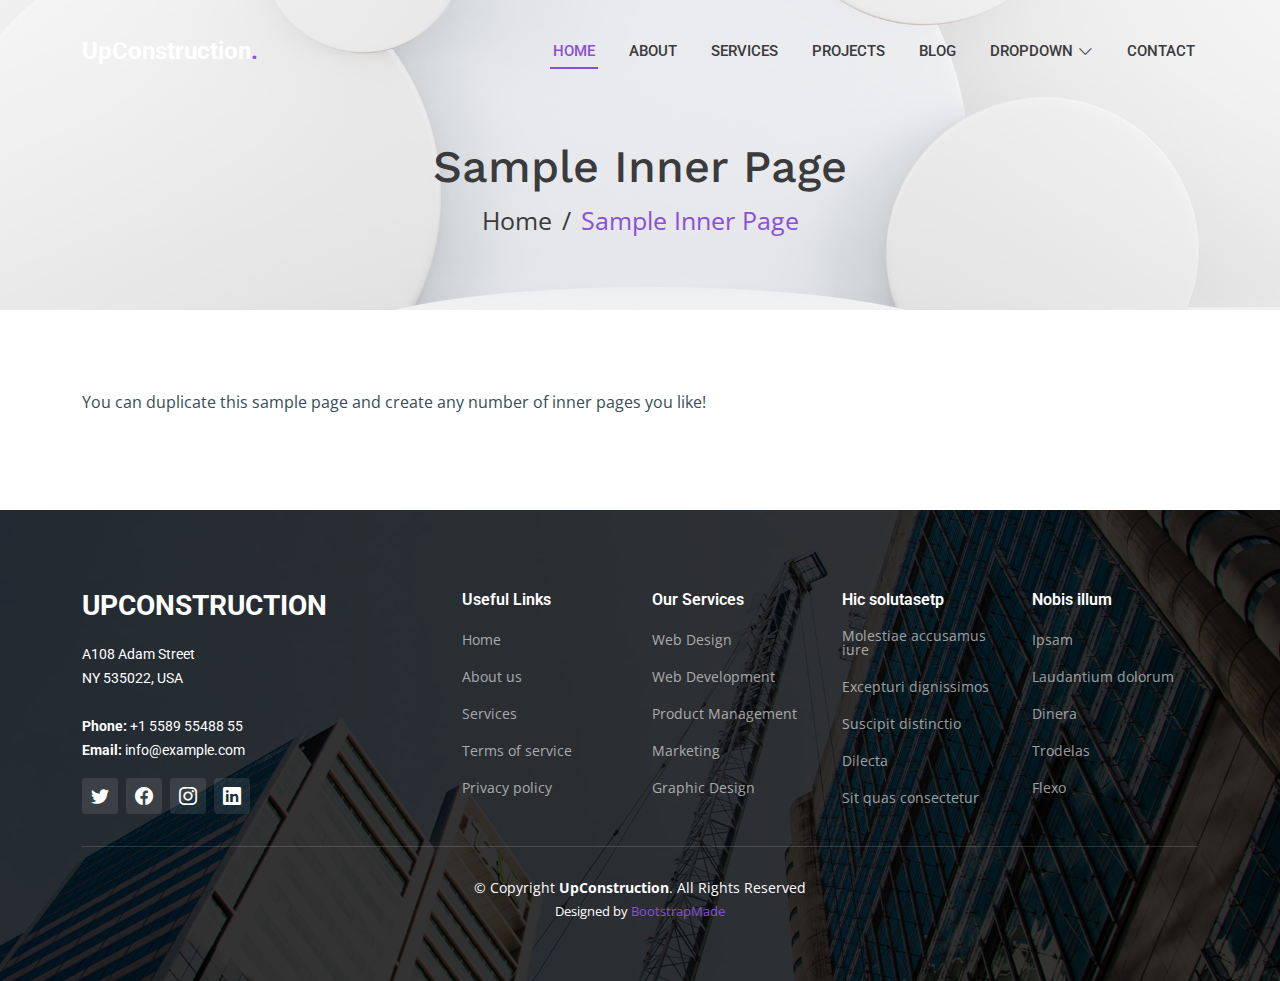
<file: sample-inner-page.html>
<!DOCTYPE html>
<html lang="en">

<head>
  <meta charset="utf-8">
  <meta content="width=device-width, initial-scale=1.0" name="viewport">

  <title>[Template] Sample Inner Page</title>
  <meta content="" name="description">
  <meta content="" name="keywords">

  <!-- Favicons -->
  <link href="assets/img/favicon.png" rel="icon">
  <link href="assets/img/apple-touch-icon.png" rel="apple-touch-icon">

  <!-- Google Fonts -->
  <link rel="preconnect" href="https://fonts.googleapis.com">
  <link rel="preconnect" href="https://fonts.gstatic.com" crossorigin>
  <link href="https://fonts.googleapis.com/css2?family=Open+Sans:ital,wght@0,300;0,400;0,500;0,600;0,700;1,300;1,400;1,600;1,700&family=Roboto:ital,wght@0,300;0,400;0,500;0,600;0,700;1,300;1,400;1,500;1,600;1,700&family=Work+Sans:ital,wght@0,300;0,400;0,500;0,600;0,700;1,300;1,400;1,500;1,600;1,700&display=swap" rel="stylesheet">

  <!-- Vendor CSS Files -->
  <link href="assets/vendor/bootstrap/css/bootstrap.min.css" rel="stylesheet">
  <link href="assets/vendor/bootstrap-icons/bootstrap-icons.css" rel="stylesheet">
  <link href="assets/vendor/fontawesome-free/css/all.min.css" rel="stylesheet">
  <link href="assets/vendor/aos/aos.css" rel="stylesheet">
  <link href="assets/vendor/glightbox/css/glightbox.min.css" rel="stylesheet">
  <link href="assets/vendor/swiper/swiper-bundle.min.css" rel="stylesheet">

  <!-- Template Main CSS File -->
  <link href="assets/css/main.css" rel="stylesheet">

  <!-- =======================================================
  * Template Name: UpConstruction
  * Template URL: https://bootstrapmade.com/upconstruction-bootstrap-construction-website-template/
  * Updated: Mar 17 2024 with Bootstrap v5.3.3
  * Author: BootstrapMade.com
  * License: https://bootstrapmade.com/license/
  ======================================================== -->
</head>

<body>

  <!-- ======= Header ======= -->
  <header id="header" class="header d-flex align-items-center">
    <div class="container-fluid container-xl d-flex align-items-center justify-content-between">

      <a href="index.html" class="logo d-flex align-items-center">
        <!-- Uncomment the line below if you also wish to use an image logo -->
        <!-- <img src="assets/img/logo.png" alt=""> -->
        <h1>UpConstruction<span>.</span></h1>
      </a>

      <i class="mobile-nav-toggle mobile-nav-show bi bi-list"></i>
      <i class="mobile-nav-toggle mobile-nav-hide d-none bi bi-x"></i>
      <nav id="navbar" class="navbar">
        <ul>
          <li><a href="index.html" class="active">Home</a></li>
          <li><a href="about.html">About</a></li>
          <li><a href="services.html">Services</a></li>
          <li><a href="projects.html">Projects</a></li>
          <li><a href="blog.html">Blog</a></li>
          <li class="dropdown"><a href="#"><span>Dropdown</span> <i class="bi bi-chevron-down dropdown-indicator"></i></a>
            <ul>
              <li><a href="#">Dropdown 1</a></li>
              <li class="dropdown"><a href="#"><span>Deep Dropdown</span> <i class="bi bi-chevron-down dropdown-indicator"></i></a>
                <ul>
                  <li><a href="#">Deep Dropdown 1</a></li>
                  <li><a href="#">Deep Dropdown 2</a></li>
                  <li><a href="#">Deep Dropdown 3</a></li>
                  <li><a href="#">Deep Dropdown 4</a></li>
                  <li><a href="#">Deep Dropdown 5</a></li>
                </ul>
              </li>
              <li><a href="#">Dropdown 2</a></li>
              <li><a href="#">Dropdown 3</a></li>
              <li><a href="#">Dropdown 4</a></li>
            </ul>
          </li>
          <li><a href="contact.html">Contact</a></li>
        </ul>
      </nav><!-- .navbar -->

    </div>
  </header><!-- End Header -->

  <main id="main">

    <!-- ======= Breadcrumbs ======= -->
    <div class="breadcrumbs d-flex align-items-center" style="background-image: url('assets/img/breadcrumbs-bg.jpg');">
      <div class="container position-relative d-flex flex-column align-items-center" data-aos="fade">

        <h2>Sample Inner Page</h2>
        <ol>
          <li><a href="index.html">Home</a></li>
          <li>Sample Inner Page</li>
        </ol>

      </div>
    </div><!-- End Breadcrumbs -->

    <section class="sample-page">
      <div class="container">

        <p>
          You can duplicate this sample page and create any number of inner pages you like!
        </p>

      </div>
    </section>

  </main><!-- End #main -->

  <!-- ======= Footer ======= -->
  <footer id="footer" class="footer">

    <div class="footer-content position-relative">
      <div class="container">
        <div class="row">

          <div class="col-lg-4 col-md-6">
            <div class="footer-info">
              <h3>UpConstruction</h3>
              <p>
                A108 Adam Street <br>
                NY 535022, USA<br><br>
                <strong>Phone:</strong> +1 5589 55488 55<br>
                <strong>Email:</strong> info@example.com<br>
              </p>
              <div class="social-links d-flex mt-3">
                <a href="#" class="d-flex align-items-center justify-content-center"><i class="bi bi-twitter"></i></a>
                <a href="#" class="d-flex align-items-center justify-content-center"><i class="bi bi-facebook"></i></a>
                <a href="#" class="d-flex align-items-center justify-content-center"><i class="bi bi-instagram"></i></a>
                <a href="#" class="d-flex align-items-center justify-content-center"><i class="bi bi-linkedin"></i></a>
              </div>
            </div>
          </div><!-- End footer info column-->

          <div class="col-lg-2 col-md-3 footer-links">
            <h4>Useful Links</h4>
            <ul>
              <li><a href="#">Home</a></li>
              <li><a href="#">About us</a></li>
              <li><a href="#">Services</a></li>
              <li><a href="#">Terms of service</a></li>
              <li><a href="#">Privacy policy</a></li>
            </ul>
          </div><!-- End footer links column-->

          <div class="col-lg-2 col-md-3 footer-links">
            <h4>Our Services</h4>
            <ul>
              <li><a href="#">Web Design</a></li>
              <li><a href="#">Web Development</a></li>
              <li><a href="#">Product Management</a></li>
              <li><a href="#">Marketing</a></li>
              <li><a href="#">Graphic Design</a></li>
            </ul>
          </div><!-- End footer links column-->

          <div class="col-lg-2 col-md-3 footer-links">
            <h4>Hic solutasetp</h4>
            <ul>
              <li><a href="#">Molestiae accusamus iure</a></li>
              <li><a href="#">Excepturi dignissimos</a></li>
              <li><a href="#">Suscipit distinctio</a></li>
              <li><a href="#">Dilecta</a></li>
              <li><a href="#">Sit quas consectetur</a></li>
            </ul>
          </div><!-- End footer links column-->

          <div class="col-lg-2 col-md-3 footer-links">
            <h4>Nobis illum</h4>
            <ul>
              <li><a href="#">Ipsam</a></li>
              <li><a href="#">Laudantium dolorum</a></li>
              <li><a href="#">Dinera</a></li>
              <li><a href="#">Trodelas</a></li>
              <li><a href="#">Flexo</a></li>
            </ul>
          </div><!-- End footer links column-->

        </div>
      </div>
    </div>

    <div class="footer-legal text-center position-relative">
      <div class="container">
        <div class="copyright">
          &copy; Copyright <strong><span>UpConstruction</span></strong>. All Rights Reserved
        </div>
        <div class="credits">
          <!-- All the links in the footer should remain intact. -->
          <!-- You can delete the links only if you purchased the pro version. -->
          <!-- Licensing information: https://bootstrapmade.com/license/ -->
          <!-- Purchase the pro version with working PHP/AJAX contact form: https://bootstrapmade.com/upconstruction-bootstrap-construction-website-template/ -->
          Designed by <a href="https://bootstrapmade.com/">BootstrapMade</a>
        </div>
      </div>
    </div>

  </footer>
  <!-- End Footer -->

  <a href="#" class="scroll-top d-flex align-items-center justify-content-center"><i class="bi bi-arrow-up-short"></i></a>

  <div id="preloader"></div>

  <!-- Vendor JS Files -->
  <script src="assets/vendor/bootstrap/js/bootstrap.bundle.min.js"></script>
  <script src="assets/vendor/aos/aos.js"></script>
  <script src="assets/vendor/glightbox/js/glightbox.min.js"></script>
  <script src="assets/vendor/isotope-layout/isotope.pkgd.min.js"></script>
  <script src="assets/vendor/swiper/swiper-bundle.min.js"></script>
  <script src="assets/vendor/purecounter/purecounter_vanilla.js"></script>
  <script src="assets/vendor/php-email-form/validate.js"></script>

  <!-- Template Main JS File -->
  <script src="assets/js/main.js"></script>

</body>

</html>
</file>
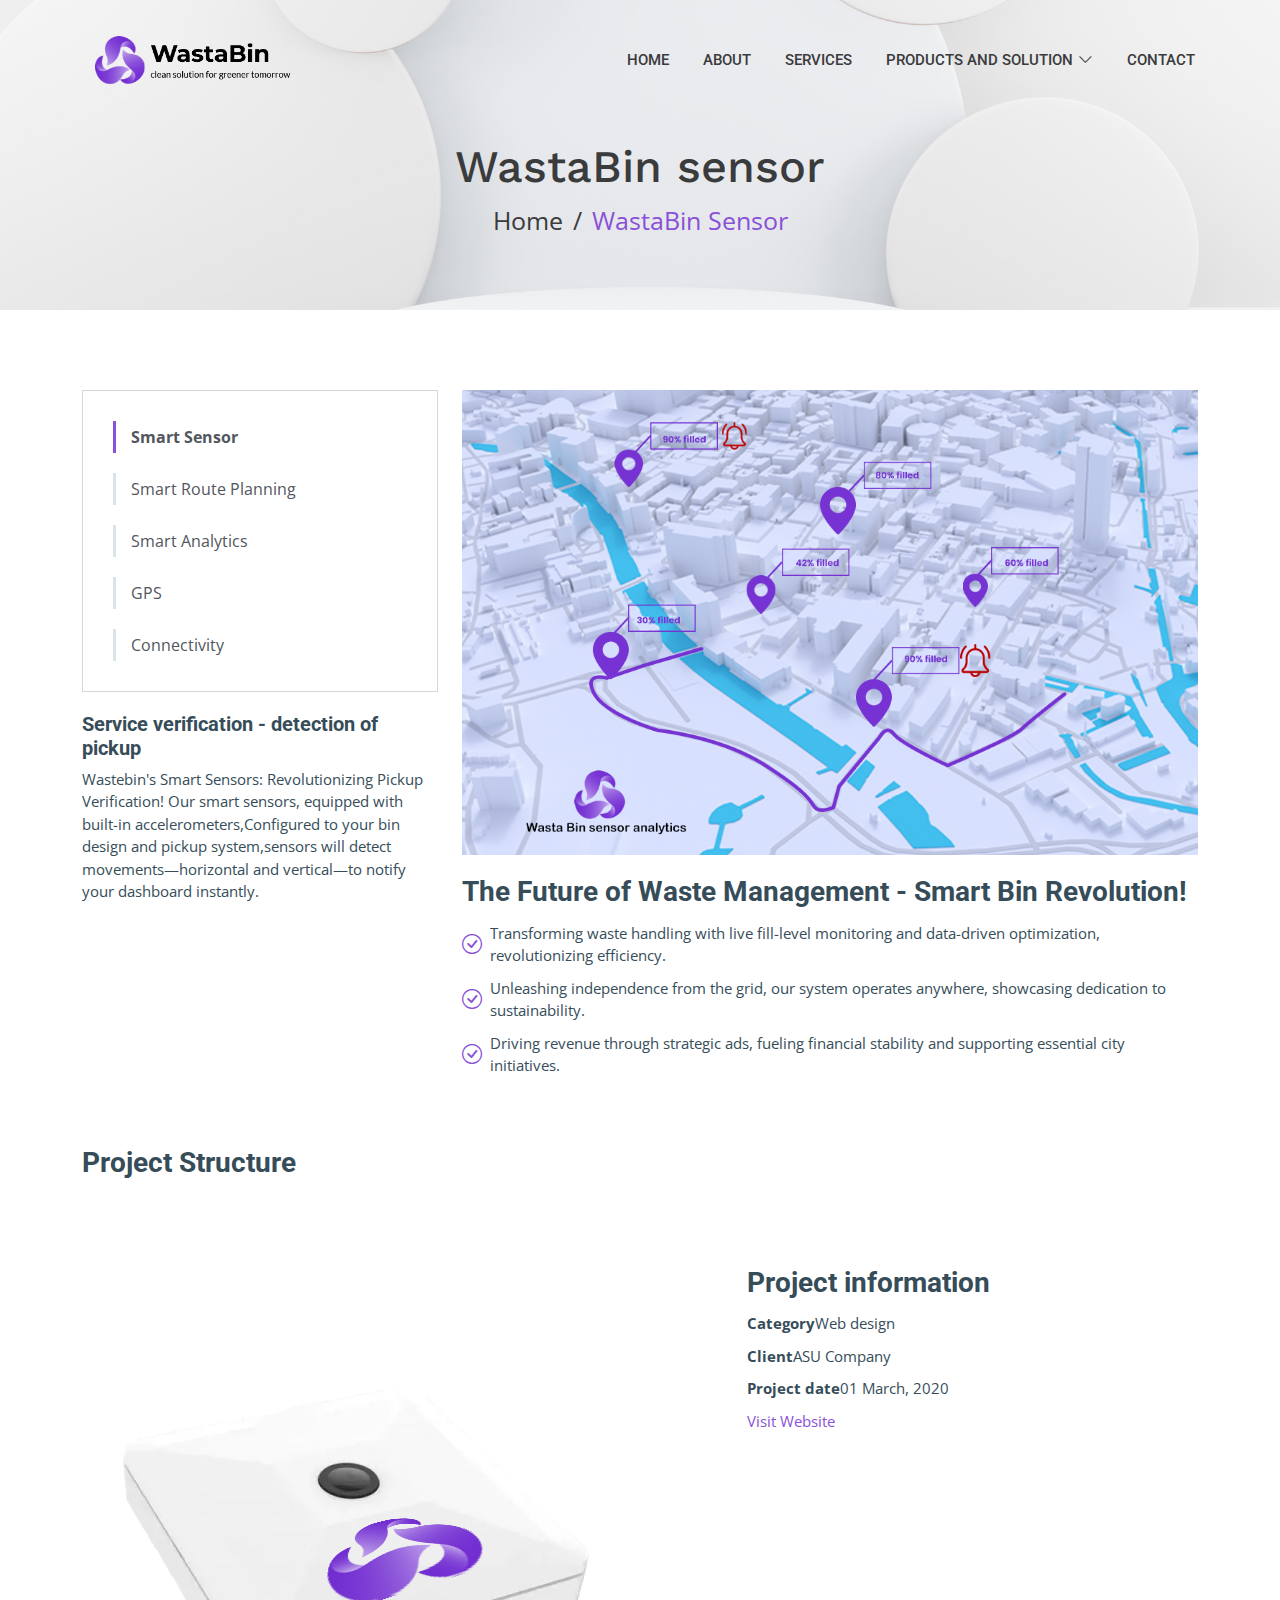
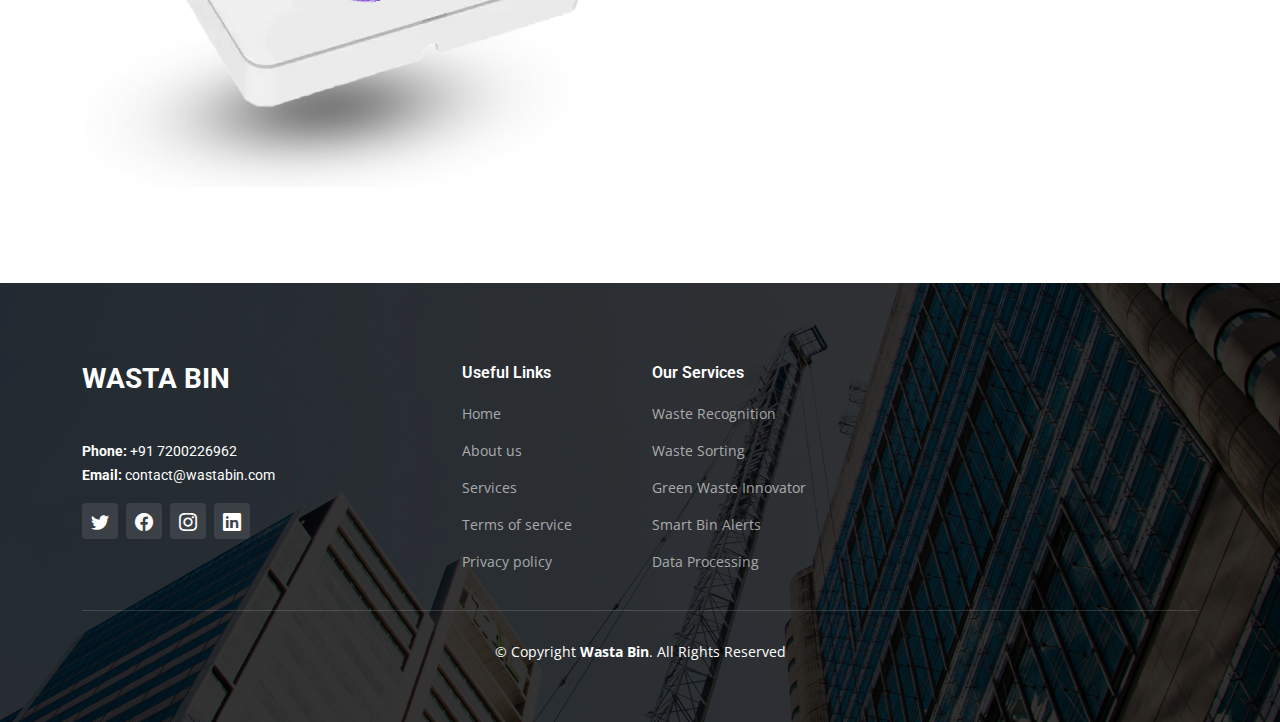
<file: service-details.html>
<!DOCTYPE html>
<html lang="en">

<head>
  <meta charset="utf-8">
  <meta content="width=device-width, initial-scale=1.0" name="viewport">

  <title>Wasta Bin</title>
  <meta content="" name="description">
  <meta content="" name="keywords">

  <!-- Favicons -->
  <link href="assets/img/favicon.png" rel="icon">
  <link href="assets/img/apple-touch-icon.png" rel="apple-touch-icon">

  <!-- Google Fonts -->
  <link rel="preconnect" href="https://fonts.googleapis.com">
  <link rel="preconnect" href="https://fonts.gstatic.com" crossorigin>
  <link href="https://fonts.googleapis.com/css2?family=Open+Sans:ital,wght@0,300;0,400;0,500;0,600;0,700;1,300;1,400;1,600;1,700&family=Roboto:ital,wght@0,300;0,400;0,500;0,600;0,700;1,300;1,400;1,500;1,600;1,700&family=Work+Sans:ital,wght@0,300;0,400;0,500;0,600;0,700;1,300;1,400;1,500;1,600;1,700&display=swap" rel="stylesheet">

  <!-- Vendor CSS Files -->
  <link href="assets/vendor/bootstrap/css/bootstrap.min.css" rel="stylesheet">
  <link href="assets/vendor/bootstrap-icons/bootstrap-icons.css" rel="stylesheet">
  <link href="assets/vendor/fontawesome-free/css/all.min.css" rel="stylesheet">
  <link href="assets/vendor/aos/aos.css" rel="stylesheet">
  <link href="assets/vendor/glightbox/css/glightbox.min.css" rel="stylesheet">
  <link href="assets/vendor/swiper/swiper-bundle.min.css" rel="stylesheet">

  <!-- Template Main CSS File -->
  <link href="assets/css/main.css" rel="stylesheet">

  <!-- =======================================================
  * Template Name: UpConstruction
  * Template URL: https://bootstrapmade.com/upconstruction-bootstrap-construction-website-template/
  * Updated: Mar 17 2024 with Bootstrap v5.3.3
  * Author: BootstrapMade.com
  * License: https://bootstrapmade.com/license/
  ======================================================== -->
</head>

<body>

  <!-- ======= Header ======= -->
  <header id="header" class="header d-flex align-items-center">
    <div class="container-fluid container-xl d-flex align-items-center justify-content-between">

      <a href="index.html" class="logo d-flex align-items-center">
        <!-- Uncomment the line below if you also wish to use an image logo -->
        <img src="assets/img/logo.png" alt="">
        <!--<h1>WastaBin<span>.</span></h1>-->
      </a>

      <i class="mobile-nav-toggle mobile-nav-show bi bi-list"></i>
      <i class="mobile-nav-toggle mobile-nav-hide d-none bi bi-x"></i>
      <nav id="navbar" class="navbar">
        <ul>
          <li><a href="index.html">Home</a></li>
          <li><a href="about.html">About</a></li>
          <li><a href="services.html">Services</a></li>
          <!--<li><a href="projects.html">Projects</a></li>
          <li><a href="blog.html">Blog</a></li>-->
          <li class="dropdown"><a href="#"><span>Products and Solution</span> <i class="bi bi-chevron-down dropdown-indicator"></i></a>
            <ul>
              <li><a href="project-details.html">Smart Solar Trash Bin</a></li>
              <!--<li class="dropdown"><a href="#"><span>Deep Dropdown</span> <i class="bi bi-chevron-down dropdown-indicator"></i></a>
                <ul>
                  <li><a href="#">Deep Dropdown 1</a></li>
                  <li><a href="#"></a></li>
                  <li><a href="#">Deep Dropdown 3</a></li>
                  <li><a href="#">Deep Dropdown 4</a></li>
                  <li><a href="#">Deep Dropdown 5</a></li>
                </ul>
              </li>-->
              <li><a href="service-details.html">WastaBin Sensor</a></li>
              <li><a href="#">Remote Management</a></li>
              <li><a href="#">Advertising services</a></li>
            </ul>
          </li>
          <li><a href="contact.html">Contact</a></li>
        </ul>
      </nav><!-- .navbar -->

    </div>
  </header><!-- End Header -->

  <main id="main">

    <!-- ======= Breadcrumbs ======= -->
    <div class="breadcrumbs d-flex align-items-center" style="background-image: url('assets/img/breadcrumbs-bg.jpg');">
      <div class="container position-relative d-flex flex-column align-items-center" data-aos="fade">

        <h2>WastaBin sensor</h2>
        <ol>
          <li><a href="index.html">Home</a></li>
          <li>WastaBin Sensor</li>
        </ol>

      </div>
    </div><!-- End Breadcrumbs -->

    <!-- ======= Service Details Section ======= -->
    <section id="service-details" class="service-details">
      <div class="container" data-aos="fade-up" data-aos-delay="100">

        <div class="row gy-4">

          <div class="col-lg-4">
            <div class="services-list">
              <a href="#" class="active">Smart Sensor</a>
              <a href="#">Smart Route Planning</a>
              <a href="#">Smart Analytics</a>
              <a href="#">GPS</a>
              <a href="#">Connectivity</a>
            </div>

            <h4>Service verification - detection of pickup</h4>
            <p>Wastebin's Smart Sensors: Revolutionizing Pickup Verification! Our smart sensors, equipped with built-in accelerometers,Configured to your bin design and pickup system,sensors will detect movements—horizontal and vertical—to notify your dashboard instantly.</p>
          </div>

          <div class="col-lg-8">
            <img src="assets/img/sensordata.png" alt="" class="img-fluid services-img">
            <h3>The Future of Waste Management - Smart Bin Revolution!</h3>
            <ul>
              <li><i class="bi bi-check-circle"></i> <span>Transforming waste handling with live fill-level monitoring and data-driven optimization, revolutionizing efficiency.</span></li>
              <li><i class="bi bi-check-circle"></i> <span>Unleashing independence from the grid, our system operates anywhere, showcasing dedication to sustainability.</span></li>
              <li><i class="bi bi-check-circle"></i> <span>Driving revenue through strategic ads, fueling financial stability and supporting essential city initiatives.</span></li>
            </ul>
          </div>

        </div>
        <div class="row justify-content-between gy-4 mt-4">

          <div class="col-lg-5">
            <div class="portfolio-info">
              <h3>Project Structure</h3>
              <p><img src="assets/img/sensor2.jpg" alt="Description of the image"></p>
            </div>
          </div>

          <div class="col-lg-5">
            <div class="portfolio-info">
              <br><br><br><br><br>
              <h3>Project information</h3>
              <ul>
                <li><strong>Category</strong> <span>Web design</span></li>
                <li><strong>Client</strong> <span>ASU Company</span></li>
                <li><strong>Project date</strong> <span>01 March, 2020</span></li>
                <li><a href="#" class="btn-visit align-self-start">Visit Website</a></li>
              </ul>
            </div>
          </div>

        </div>

      </div>
    </section><!-- End Service Details Section -->

  </main><!-- End #main -->

  <!-- ======= Footer ======= -->
  <footer id="footer" class="footer">

    <div class="footer-content position-relative">
      <div class="container">
        <div class="row">

          <div class="col-lg-4 col-md-6">
            <div class="footer-info">
              <h3>Wasta Bin</h3>
              <p>
                <!--24, 46, KB Dasan Rd, Seetammal Colony, Seethammal Colony, Lubdhi Colony, Alwarpet, <br>
                Chennai, Tamil Nadu 600018<br>--><br>
                <strong>Phone:</strong> +91 7200226962<br>
                <strong>Email:</strong> contact@wastabin.com<br>
              </p>
              <div class="social-links d-flex mt-3">
                <a href="https://www.youtube.com/" class="d-flex align-items-center justify-content-center"><i class="bi bi-twitter"></i></a>
                <a href="https://www.facebook.com/profile.php?id=61556389708432" class="d-flex align-items-center justify-content-center"><i class="bi bi-facebook"></i></a>
                <a href="https://www.instagram.com/_wastabin_2024?igsh=MXFuMjh2d3pkeXJzaQ==" class="d-flex align-items-center justify-content-center"><i class="bi bi-instagram"></i></a>
                <a href="https://www.linkedin.com/company/wastabin/" class="d-flex align-items-center justify-content-center"><i class="bi bi-linkedin"></i></a>
              </div>
            </div>
          </div><!-- End footer info column -->

          <div class="col-lg-2 col-md-3 footer-links">
            <h4>Useful Links</h4>
            <ul>
              <li><a href="index.html">Home</a></li>
              <li><a href="about.html">About us</a></li>
              <li><a href="services.html">Services</a></li>
              <li><a href="#">Terms of service</a></li>
              <li><a href="#">Privacy policy</a></li>
            </ul>
          </div><!-- End footer links column-->

          <div class="col-lg-2 col-md-3 footer-links">
            <h4>Our Services</h4>
            <ul>
              <li><a href="#">Waste Recognition</a></li>
              <li><a href="#">Waste Sorting</a></li>
              <li><a href="#">Green Waste Innovator</a></li>
              <li><a href="#">Smart Bin Alerts</a></li>
              <li><a href="#">Data Processing</a></li>
            </ul>
          </div><!-- End footer links column-->

         
        </div>
      </div>
    </div>

    <div class="footer-legal text-center position-relative">
      <div class="container">
        <div class="copyright">
          &copy; Copyright <strong><span>Wasta Bin</span></strong>. All Rights Reserved
        </div>
        <!--<div class="credits">
           All the links in the footer should remain intact. -->
          <!-- You can delete the links only if you purchased the pro version. -->
          <!-- Licensing information: https://bootstrapmade.com/license/ -->
          <!-- Purchase the pro version with working PHP/AJAX contact form: https://bootstrapmade.com/upconstruction-bootstrap-construction-website-template/ -->
          <!--Designed by <a href="https://bootstrapmade.com/">BootstrapMade</a>-->
        </div>
      </div>
    </div>

  </footer>
  <!-- End Footer -->

  <a href="#" class="scroll-top d-flex align-items-center justify-content-center"><i class="bi bi-arrow-up-short"></i></a>

  <div id="preloader"></div>

  <!-- Vendor JS Files -->
  <script src="assets/vendor/bootstrap/js/bootstrap.bundle.min.js"></script>
  <script src="assets/vendor/aos/aos.js"></script>
  <script src="assets/vendor/glightbox/js/glightbox.min.js"></script>
  <script src="assets/vendor/isotope-layout/isotope.pkgd.min.js"></script>
  <script src="assets/vendor/swiper/swiper-bundle.min.js"></script>
  <script src="assets/vendor/purecounter/purecounter_vanilla.js"></script>
  <script src="assets/vendor/php-email-form/validate.js"></script>

  <!-- Template Main JS File -->
  <script src="assets/js/main.js"></script>

</body>

</html>
</file>
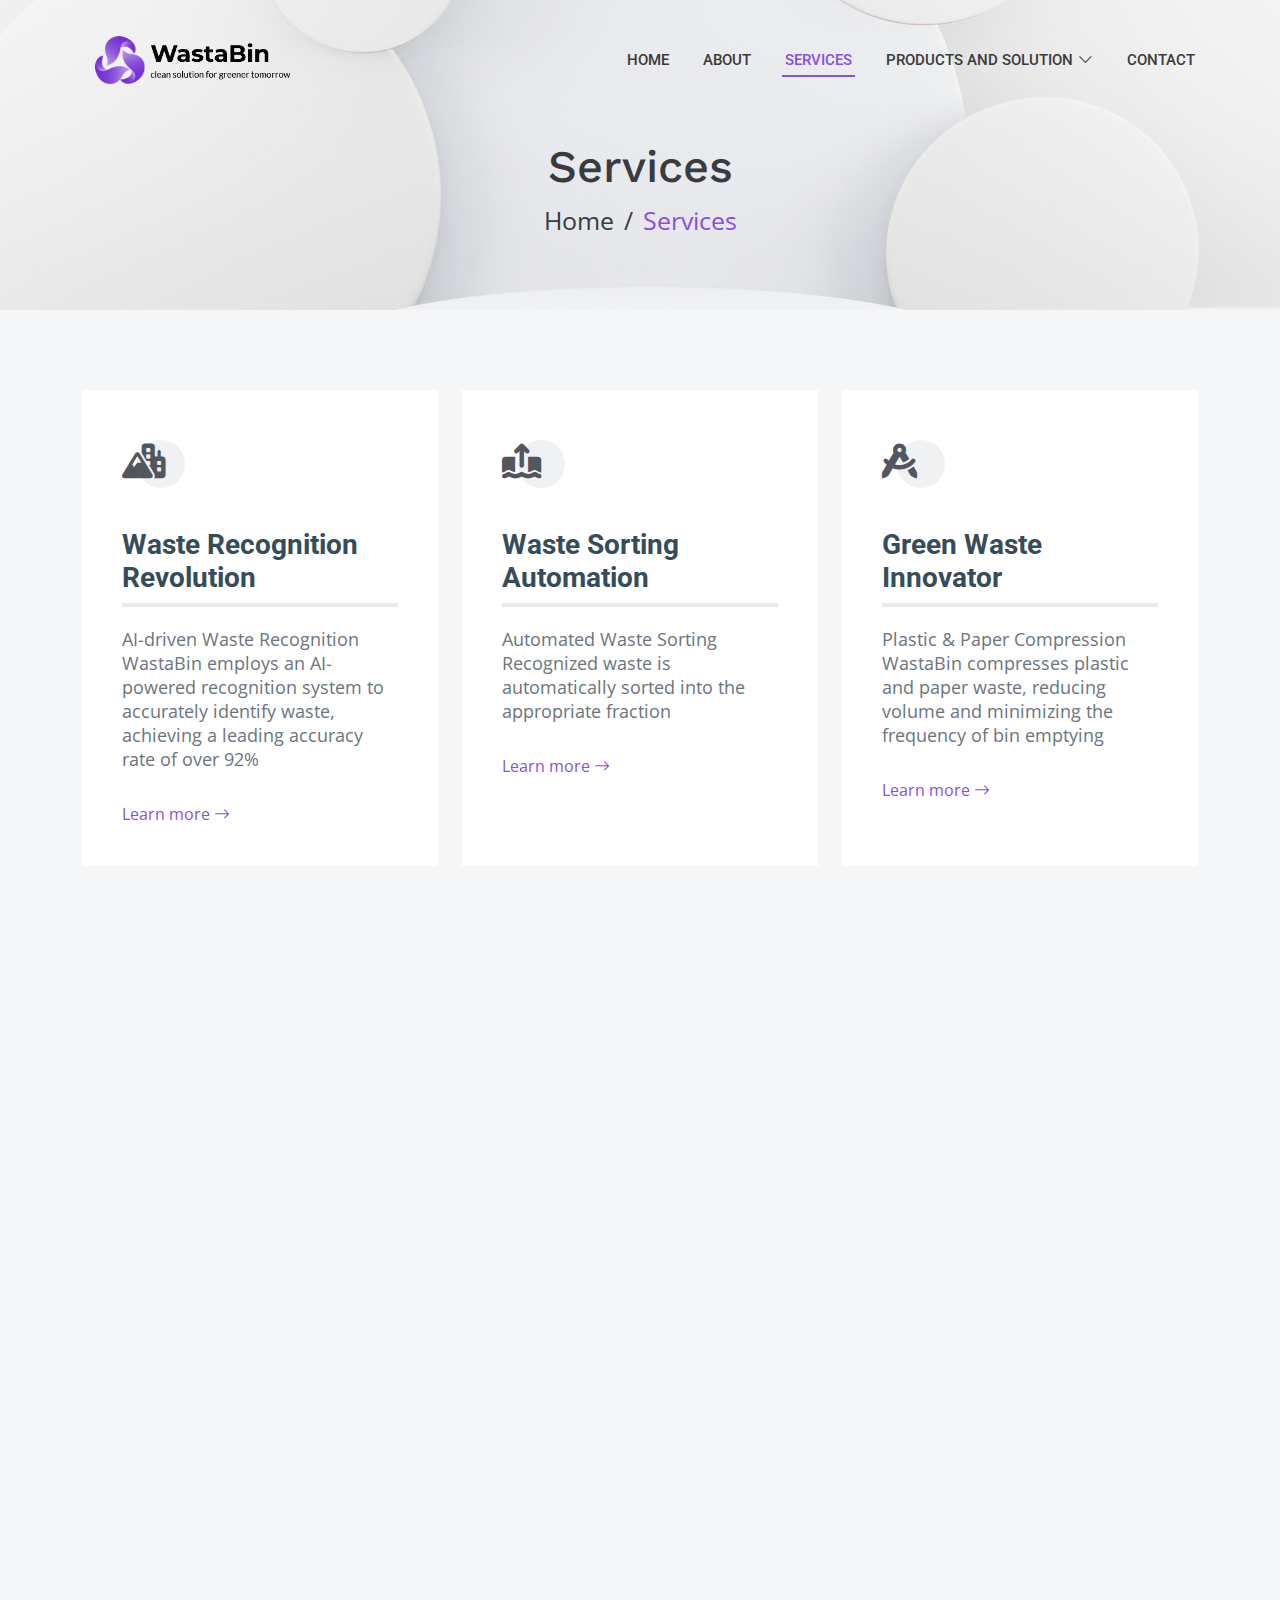
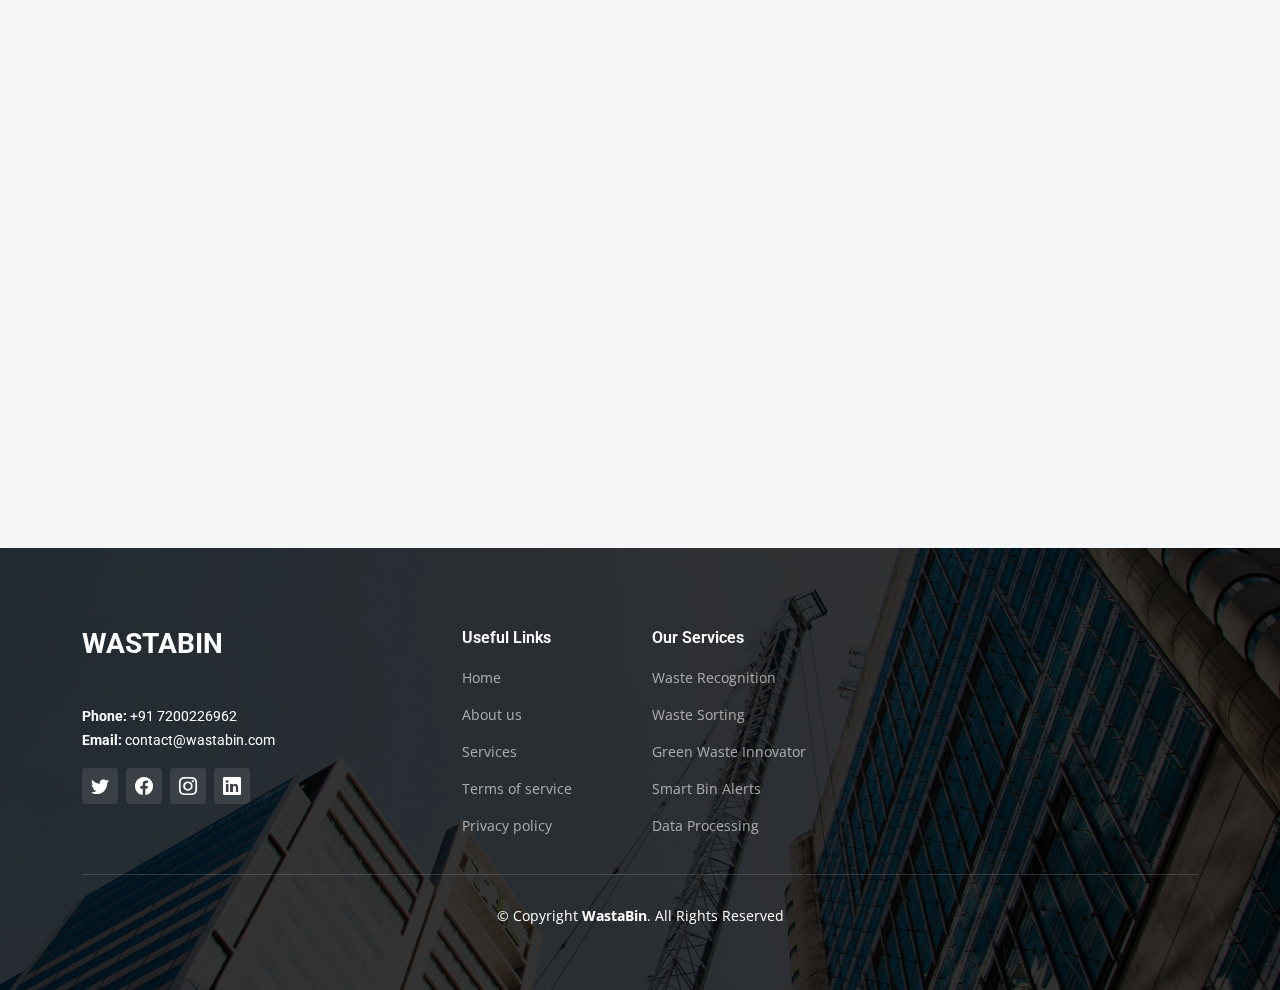
<file: services.html>
<!DOCTYPE html>
<html lang="en">

<head>
  <meta charset="utf-8">
  <meta content="width=device-width, initial-scale=1.0" name="viewport">

  <title>WastaBin - Services</title>
  <meta content="" name="description">
  <meta content="" name="keywords">

  <!-- Favicons -->
  <link href="assets/img/favicon.png" rel="icon">
  <link href="assets/img/apple-touch-icon.png" rel="apple-touch-icon">

  <!-- Google Fonts -->
  <link rel="preconnect" href="https://fonts.googleapis.com">
  <link rel="preconnect" href="https://fonts.gstatic.com" crossorigin>
  <link href="https://fonts.googleapis.com/css2?family=Open+Sans:ital,wght@0,300;0,400;0,500;0,600;0,700;1,300;1,400;1,600;1,700&family=Roboto:ital,wght@0,300;0,400;0,500;0,600;0,700;1,300;1,400;1,500;1,600;1,700&family=Work+Sans:ital,wght@0,300;0,400;0,500;0,600;0,700;1,300;1,400;1,500;1,600;1,700&display=swap" rel="stylesheet">

  <!-- Vendor CSS Files -->
  <link href="assets/vendor/bootstrap/css/bootstrap.min.css" rel="stylesheet">
  <link href="assets/vendor/bootstrap-icons/bootstrap-icons.css" rel="stylesheet">
  <link href="assets/vendor/fontawesome-free/css/all.min.css" rel="stylesheet">
  <link href="assets/vendor/aos/aos.css" rel="stylesheet">
  <link href="assets/vendor/glightbox/css/glightbox.min.css" rel="stylesheet">
  <link href="assets/vendor/swiper/swiper-bundle.min.css" rel="stylesheet">

  <!-- Template Main CSS File -->
  <link href="assets/css/main.css" rel="stylesheet">

  <!-- =======================================================
  * Template Name: UpConstruction
  * Template URL: https://bootstrapmade.com/upconstruction-bootstrap-construction-website-template/
  * Updated: Mar 17 2024 with Bootstrap v5.3.3
  * Author: BootstrapMade.com
  * License: https://bootstrapmade.com/license/
  ======================================================== -->
</head>

<body>

  <!-- ======= Header ======= -->
  <header id="header" class="header d-flex align-items-center">
    <div class="container-fluid container-xl d-flex align-items-center justify-content-between">

      <a href="index.html" class="logo d-flex align-items-center">
        <!-- Uncomment the line below if you also wish to use an image logo -->
        <img src="assets/img/logo.png" alt=""> 
        <!--<h1>UpConstruction<span>.</span></h1>-->
      </a>

      <i class="mobile-nav-toggle mobile-nav-show bi bi-list"></i>
      <i class="mobile-nav-toggle mobile-nav-hide d-none bi bi-x"></i>
      <nav id="navbar" class="navbar">
        <ul>
          <li><a href="index.html">Home</a></li>
          <li><a href="about.html">About</a></li>
          <li><a href="services.html" class="active">Services</a></li>
          <!--<li><a href="projects.html">Projects</a></li>
          <li><a href="blog.html">Blog</a></li>-->
          <li class="dropdown"><a href="#"><span>Products and Solution</span> <i class="bi bi-chevron-down dropdown-indicator"></i></a>
            <ul>
              <li><a href="project-details.html">Smart Solar TrashBin</a></li>
              <!--<li class="dropdown"><a href="#"><span>Deep Dropdown</span> <i class="bi bi-chevron-down dropdown-indicator"></i></a>
                <ul>
                  <li><a href="#">Deep Dropdown 1</a></li>
                  <li><a href="#"></a></li>
                  <li><a href="#">Deep Dropdown 3</a></li>
                  <li><a href="#">Deep Dropdown 4</a></li>
                  <li><a href="#">Deep Dropdown 5</a></li>
                </ul>
              </li>-->
              <li><a href="service-details.html">WastaBin Sensor</a></li>
              <li><a href="#">Remote Management</a></li>
              <li><a href="#">advertising services</a></li>
            </ul>
          </li>
          <!--<li class="dropdown"><a href="#"><span>Dropdown</span> <i class="bi bi-chevron-down dropdown-indicator"></i></a>
            <ul>
              <li><a href="#">Dropdown 1</a></li>
              <li class="dropdown"><a href="#"><span>Deep Dropdown</span> <i class="bi bi-chevron-down dropdown-indicator"></i></a>
                <ul>
                  <li><a href="#">Deep Dropdown 1</a></li>
                  <li><a href="#">Deep Dropdown 2</a></li>
                  <li><a href="#">Deep Dropdown 3</a></li>
                  <li><a href="#">Deep Dropdown 4</a></li>
                  <li><a href="#">Deep Dropdown 5</a></li>
                </ul>
              </li>
              <li><a href="#">Dropdown 2</a></li>
              <li><a href="#">Dropdown 3</a></li>
              <li><a href="#">Dropdown 4</a></li>
            </ul>
          </li>-->
          <li><a href="contact.html">Contact</a></li>
        </ul>
      </nav><!-- .navbar -->

    </div>
  </header><!-- End Header -->

  <main id="main">

    <!-- ======= Breadcrumbs ======= -->
    <div class="breadcrumbs d-flex align-items-center" style="background-image: url('assets/img/breadcrumbs-bg.jpg');">
      <div class="container position-relative d-flex flex-column align-items-center" data-aos="fade">

        <h2>Services</h2>
        <ol>
          <li><a href="index.html">Home</a></li>
          <li>Services</li>
        </ol>

      </div>
    </div><!-- End Breadcrumbs -->

    <!-- ======= Services Section ======= -->
    <section id="services" class="services section-bg">
      <div class="container" data-aos="fade-up">

        <div class="row gy-4">

          <div class="col-lg-4 col-md-6" data-aos="fade-up" data-aos-delay="100">
            <div class="service-item  position-relative">
              <div class="icon">
                <i class="fa-solid fa-mountain-city"></i>
              </div>
              <h3>Waste Recognition Revolution</h3>
              <p>AI-driven Waste Recognition WastaBin employs an AI-powered recognition system to accurately identify waste, achieving a leading accuracy rate of over 92%</p>
              <a href="service-details.html" class="readmore stretched-link">Learn more <i class="bi bi-arrow-right"></i></a>
            </div>
          </div><!-- End Service Item -->

          <div class="col-lg-4 col-md-6" data-aos="fade-up" data-aos-delay="200">
            <div class="service-item position-relative">
              <div class="icon">
                <i class="fa-solid fa-arrow-up-from-ground-water"></i>
              </div>
              <h3>Waste Sorting Automation</h3>
              <p>Automated Waste Sorting Recognized waste is automatically sorted into the appropriate fraction</p>
              <a href="service-details.html" class="readmore stretched-link">Learn more <i class="bi bi-arrow-right"></i></a>
            </div>
          </div><!-- End Service Item -->

          <div class="col-lg-4 col-md-6" data-aos="fade-up" data-aos-delay="300">
            <div class="service-item position-relative">
              <div class="icon">
                <i class="fa-solid fa-compass-drafting"></i>
              </div>
              <h3>Green Waste Innovator</h3>
              <p>Plastic & Paper Compression WastaBin compresses plastic and paper waste, reducing volume and minimizing the frequency of bin emptying</p>
              <a href="service-details.html" class="readmore stretched-link">Learn more <i class="bi bi-arrow-right"></i></a>
            </div>
          </div><!-- End Service Item -->

          <div class="col-lg-4 col-md-6" data-aos="fade-up" data-aos-delay="400">
            <div class="service-item position-relative">
              <div class="icon">
                <i class="fa-solid fa-trowel-bricks"></i>
              </div>
              <h3>Smart Bin Alerts</h3>
              <p>Fill Level Monitoring and Alerts Fill level sensors determine when bins require emptying, triggering alerts via phone or email when they reach capacity.</p>
              <a href="service-details.html" class="readmore stretched-link">Learn more <i class="bi bi-arrow-right"></i></a>
            </div>
          </div><!-- End Service Item -->

          <div class="col-lg-4 col-md-6" data-aos="fade-up" data-aos-delay="500">
            <div class="service-item position-relative">
              <div class="icon">
                <i class="fa-solid fa-helmet-safety"></i>
              </div>
              <h3>Data Processing</h3>
              <p>Real-time Data Processing All data collected by WastaBin is instantly transferred to the cloud for real-time processing.</p>
              <a href="service-details.html" class="readmore stretched-link">Learn more <i class="bi bi-arrow-right"></i></a>
            </div>
          </div><!-- End Service Item -->

          <div class="col-lg-4 col-md-6" data-aos="fade-up" data-aos-delay="600">
            <div class="service-item position-relative">
              <div class="icon">
                <i class="fa-solid fa-arrow-up-from-ground-water"></i>
              </div>
              <h3>Waste Insights Hub</h3>
              <p>Statistical Reporting App Our app delivers comprehensive waste statistics, optimization data, and device status updates for efficient waste management.</p>
              <a href="service-details.html" class="readmore stretched-link">Learn more <i class="bi bi-arrow-right"></i></a>
            </div>
          </div><!-- End Service Item -->

        </div>

      </div>
    </section><!-- End Services Section -->

   
    <!-- ======= Alt Services Section 2 ======= -->
    <section id="alt-services-2" class="alt-services section-bg">
      <div class="container" data-aos="fade-up">

        <div class="col-lg-6 img-bg"  style="text-align: center;" data-aos="zoom-in" data-aos-delay="100">
          <img src="assets/img/PIC.png"style="  padding-left: 250px; text-align: center; display: block; margin: 0px auto;">
        </div>
        </div>

      </div>
    </section><!-- End Alt Services Section 2 -->

    <!-- ======= Alt Services Section ======= -->
  </main><!-- End #main -->

  <!-- ======= Footer ======= -->
  <footer id="footer" class="footer">

    <div class="footer-content position-relative">
      <div class="container">
        <div class="row">

          <div class="col-lg-4 col-md-6">
            <div class="footer-info">
              <h3>WastaBIn</h3>
              <p>
                <!--A108 Adam Street <br>
                NY 535022, USA<br>--><br>
                <strong>Phone:</strong> +91 7200226962<br>
                <strong>Email:</strong> contact@wastabin.com<br>
              </p>
              <div class="social-links d-flex mt-3">
                <a href="https://www.youtube.com/" class="d-flex align-items-center justify-content-center"><i class="bi bi-twitter"></i></a>
                <a href="https://www.facebook.com/profile.php?id=61556389708432" class="d-flex align-items-center justify-content-center"><i class="bi bi-facebook"></i></a>
                <a href="https://www.instagram.com/_wastabin_2024?igsh=MXFuMjh2d3pkeXJzaQ==" class="d-flex align-items-center justify-content-center"><i class="bi bi-instagram"></i></a>
                <a href="https://www.linkedin.com/company/wastabin/" class="d-flex align-items-center justify-content-center"><i class="bi bi-linkedin"></i></a>
              </div>
            </div>
          </div><!-- End footer info column-->

          <div class="col-lg-2 col-md-3 footer-links">
            <h4>Useful Links</h4>
            <ul>
              <li><a href="#">Home</a></li>
              <li><a href="#">About us</a></li>
              <li><a href="#">Services</a></li>
              <li><a href="#">Terms of service</a></li>
              <li><a href="#">Privacy policy</a></li>
            </ul>
          </div><!-- End footer links column-->

          <div class="col-lg-2 col-md-3 footer-links">
            <h4>Our Services</h4>
            <ul>
              <li><a href="#">Waste Recognition</a></li>
              <li><a href="#">Waste Sorting</a></li>
              <li><a href="#">Green Waste Innovator</a></li>
              <li><a href="#">Smart Bin Alerts</a></li>
              <li><a href="#">Data Processing</a></li>
            </ul>
          </div><!-- End footer links column-->

         <!-- End footer links column-->

        </div>
      </div>
    </div>

    <div class="footer-legal text-center position-relative">
      <div class="container">
        <div class="copyright">
          &copy; Copyright <strong><span>WastaBin</span></strong>. All Rights Reserved
        </div>
        <div class="credits">
          <!-- All the links in the footer should remain intact. -->
          <!-- You can delete the links only if you purchased the pro version. -->
          <!-- Licensing information: https://bootstrapmade.com/license/ -->
          <!-- Purchase the pro version with working PHP/AJAX contact form: https://bootstrapmade.com/upconstruction-bootstrap-construction-website-template/ -->
          <!--Designed by <a href="https://bootstrapmade.com/">BootstrapMade</a>-->
        </div>
      </div>
    </div>

  </footer>
  <!-- End Footer -->

  <a href="#" class="scroll-top d-flex align-items-center justify-content-center"><i class="bi bi-arrow-up-short"></i></a>

  <div id="preloader"></div>

  <!-- Vendor JS Files -->
  <script src="assets/vendor/bootstrap/js/bootstrap.bundle.min.js"></script>
  <script src="assets/vendor/aos/aos.js"></script>
  <script src="assets/vendor/glightbox/js/glightbox.min.js"></script>
  <script src="assets/vendor/isotope-layout/isotope.pkgd.min.js"></script>
  <script src="assets/vendor/swiper/swiper-bundle.min.js"></script>
  <script src="assets/vendor/purecounter/purecounter_vanilla.js"></script>
  <script src="assets/vendor/php-email-form/validate.js"></script>

  <!-- Template Main JS File -->
  <script src="assets/js/main.js"></script>

</body>

</html>
</file>
<file: assets/css/main.css>
/**
* Template Name: UpConstruction
* Template URL: https://bootstrapmade.com/upconstruction-bootstrap-construction-website-template/
* Updated: Mar 17 2024 with Bootstrap v5.3.3
* Author: BootstrapMade.com
* License: https://bootstrapmade.com/license/
*/

/*--------------------------------------------------------------
# Set main reusable colors and fonts using CSS variables
# Learn more about CSS variables at https://developer.mozilla.org/en-US/docs/Web/CSS/Using_CSS_custom_properties
--------------------------------------------------------------*/
/* Fonts */
:root {
  --font-default: "Open Sans", system-ui, -apple-system, "Segoe UI", Roboto, "Helvetica Neue", Arial, "Noto Sans", "Liberation Sans", sans-serif, "Apple Color Emoji", "Segoe UI Emoji", "Segoe UI Symbol", "Noto Color Emoji";
  --font-primary: "Roboto", sans-serif;
  --font-secondary: "Work Sans", sans-serif;
}

/* Colors */
:root {
  --color-default: #364d59;
  --color-primary: #8951d8;
  --color-secondary: #52565e;
}

/* Smooth scroll behavior */
:root {
  scroll-behavior: smooth;
}

/*--------------------------------------------------------------
# General
--------------------------------------------------------------*/
body {
  font-family: var(--font-default);
  color: var(--color-default);
  overflow-x: hidden;
}

a {
  color: var(--color-primary);
  text-decoration: none;
}

a:hover {
  color: #000000;
  text-decoration: none;
}

h1,
h2,
h3,
h4,
h5,
h6 {
  font-family: var(--font-primary);
}

/*--------------------------------------------------------------
# Sections & Section Header
--------------------------------------------------------------*/
section {
  padding: 80px 0;
  overflow: hidden;
}

.section-bg {
  background-color: #f5f6f7;
}

.section-header {
  text-align: center;
  padding-bottom: 70px;
}

.section-header h2 {
  font-size: 34px;
  font-weight: 700;
  position: relative;
  color: #2e3135;
}

.section-header h2:before,
.section-header h2:after {
  content: "";
  width: 50px;
  height: 2px;
  background: var(--color-primary);
  display: inline-block;
}

.section-header h2:before {
  margin: 0 15px 10px 0;
}

.section-header h2:after {
  margin: 0 0 10px 15px;
}

.section-header p {
  margin: 0 auto 0 auto;
}

@media (min-width: 1199px) {
  .section-header p {
    max-width: 60%;
  }
}

/*--------------------------------------------------------------
# Breadcrumbs
--------------------------------------------------------------*/
.breadcrumbs {
  padding: 140px 0 60px 0;
  min-height: 30vh;
  position: relative;
  background-size: cover;
  background-position: center;
  background-repeat: no-repeat;
}

.breadcrumbs:before {
  content: "";
  background-color: rgba(0, 0, 0, 0);
  position: absolute;
  inset: 0;
}

.breadcrumbs h2 {
  font-size: 45px;
  font-weight: 500;
  color: #3a3b3c;
  font-family: var(--font-secondary);
}

.breadcrumbs ol {
  display: flex;
  flex-wrap: wrap;
  list-style: none;
  padding: 0 0 10px 0;
  margin: 0;
  font-size: 25px;
  font-weight: 400;
  color: var(--color-primary);
}

.breadcrumbs ol a {
  color: #3a3b3c/*rgba(232, 30, 30, 0.916)*/;
  transition: 0.3s;
}

.breadcrumbs ol a:hover {
  text-decoration: underline;
}

.breadcrumbs ol li+li {
  padding-left: 10px;
}

.breadcrumbs ol li+li::before {
  display: inline-block;
  padding-right: 10px;
  color: #3a3b3c;
  content: "/";
}

/*--------------------------------------------------------------
# Scroll top button
--------------------------------------------------------------*/
.scroll-top {
  position: fixed;
  visibility: hidden;
  opacity: 0;
  right: 15px;
  bottom: 15px;
  z-index: 99999;
  background: var(--color-primary);
  width: 40px;
  height: 40px;
  border-radius: 4px;
  transition: all 0.4s;
}

.scroll-top i {
  font-size: 24px;
  color: var(--color-secondary);
  line-height: 0;
}

.scroll-top:hover {
  background: #000000;
  color: #fff;
}

.scroll-top.active {
  visibility: visible;
  opacity: 1;
}

/*--------------------------------------------------------------
# Preloader
--------------------------------------------------------------*/
#preloader {
  position: fixed;
  inset: 0;
  z-index: 999999;
  overflow: hidden;
  background: #fff;
  transition: all 0.6s ease-out;
}

#preloader:before {
  content: "";
  position: fixed;
  top: calc(50% - 30px);
  left: calc(50% - 30px);
  border: 6px solid #fff;
  border-color: var(--color-primary) transparent var(--color-primary) transparent;
  border-radius: 50%;
  width: 60px;
  height: 60px;
  animation: animate-preloader 1.5s linear infinite;
}

@keyframes animate-preloader {
  0% {
    transform: rotate(0deg);
  }

  100% {
    transform: rotate(360deg);
  }
}

/*--------------------------------------------------------------
# Disable aos animation delay on mobile devices
--------------------------------------------------------------*/
@media screen and (max-width: 768px) {
  [data-aos-delay] {
    transition-delay: 0 !important;
  }
}

/*--------------------------------------------------------------
# Header
--------------------------------------------------------------*/
.header {
  z-index: 997;
  position: absolute;
  padding: 30px 0;
  top: 0;
  left: 0;
  right: 0;
}

.header .logo img {
  max-height: 60px;
  margin-right: 6px;
}

.header .logo h1 {
  font-size: 24px;
  font-weight: 700;
  color: #fff;
  margin-bottom: 0;
  font-family: var(--font-primary);
}

.header .logo h1 span {
  color: var(--color-primary);
}

/*--------------------------------------------------------------
# Desktop Navigation
--------------------------------------------------------------*/
@media (min-width: 1280px) {
  .navbar {
    
    padding: 0;
  }

  .navbar ul {
    margin: 0;
    padding: 0;
    display: flex;
    list-style: none;
    align-items: center;
  }

  .navbar li {
    position: relative;
  }

  .navbar>ul>li {
    white-space: nowrap;
    padding: 10px 0 10px 28px;
  }

  .navbar a,
  .navbar a:focus {
    display: flex;
    align-items: center;
    justify-content: space-between;
    padding: 0 3px;
    font-family: var(--font-primary);
    font-size: 15px;
    font-weight: 500;
    color: #3a3b3c/*rgba(255, 255, 255, 0.381*/;
    text-transform: uppercase;
    white-space: nowrap;
    transition: 0.3s;
    position: relative;
  }

  .navbar a i,
  .navbar a:focus i {
    font-size: 15px;
    line-height: 0;
    margin-left: 5px;
  }

  .navbar>ul>li>a:before {
    content: "";
    position: absolute;
    width: 100%;
    height: 2px;
    bottom: -6px;
    left: 0;
    background-color: var(--color-primary);
    visibility: hidden;
    width: 0px;
    transition: all 0.3s ease-in-out 0s;
  }

  .navbar a:hover:before,
  .navbar li:hover>a:before,
  .navbar .active:before {
    visibility: visible;
    width: 100%;
  }

  .navbar a:hover,
  .navbar .active,
  .navbar .active:focus,
  .navbar li:hover>a {
    color: #8951d8;
  }

  .navbar .dropdown ul {
    display: block;
    position: absolute;
    left: 28px;
    top: calc(100% + 30px);
    margin: 0;
    padding: 10px 0;
    z-index: 99;
    opacity: 0;
    visibility: hidden;
    background: #fff;
    box-shadow: 0px 0px 30px rgba(127, 137, 161, 0.25);
    transition: 0.3s;
  }

  .navbar .dropdown ul li {
    min-width: 200px;
  }

  .navbar .dropdown ul a {
    padding: 10px 20px;
    font-size: 15px;
    text-transform: none;
    color: var(--color-default);
    font-weight: 400;
  }

  .navbar .dropdown ul a i {
    font-size: 12px;
  }

  .navbar .dropdown ul a:hover,
  .navbar .dropdown ul .active:hover,
  .navbar .dropdown ul li:hover>a {
    color: var(--color-primary);
  }

  .navbar .dropdown:hover>ul {
    opacity: 1;
    top: 100%;
    visibility: visible;
  }

  .navbar .dropdown .dropdown ul {
    top: 0;
    left: calc(100% - 30px);
    visibility: hidden;
  }

  .navbar .dropdown .dropdown:hover>ul {
    opacity: 1;
    top: 0;
    left: 100%;
    visibility: visible;
  }
}

@media (min-width: 1280px) and (max-width: 1366px) {
  .navbar .dropdown .dropdown ul {
    left: -90%;
  }

  .navbar .dropdown .dropdown:hover>ul {
    left: -100%;
  }
}

@media (min-width: 1280px) {

  .mobile-nav-show,
  .mobile-nav-hide {
    display: none;
  }
}

/*--------------------------------------------------------------
# Mobile Navigation
--------------------------------------------------------------*/
@media (max-width: 1279px) {
  .navbar {
    position: fixed;
    top: 0;
    right: -100%;
    width: 100%;
    max-width: 400px;
    bottom: 0;
    transition: 0.3s;
    z-index: 9997;
  }

  .navbar ul {
    position: absolute;
    inset: 0;
    padding: 50px 0 10px 0;
    margin: 0;
    background: rgba(0, 0, 0, 0.215);
    overflow-y: auto;
    transition: 0.3s;
    z-index: 9998;
  }

  .navbar a,
  .navbar a:focus {
    display: flex;
    align-items: center;
    justify-content: space-between;
    padding: 10px 20px;
    font-family: var(--font-primary);
    font-size: 15px;
    font-weight: 500;
    color: rgba(255, 255, 255, 0.7);
    white-space: nowrap;
    text-transform: uppercase;
    transition: 0.3s;
  }

  .navbar a i,
  .navbar a:focus i {
    font-size: 12px;
    line-height: 0;
    margin-left: 5px;
  }

  .navbar a:hover,
  .navbar .active,
  .navbar .active:focus,
  .navbar li:hover>a {
    color: #fff;
  }

  .navbar .dropdown ul,
  .navbar .dropdown .dropdown ul {
    position: static;
    display: none;
    padding: 10px 0;
    margin: 10px 20px;
    transition: all 0.5s ease-in-out;
    border: 1px solid #222428;
  }

  .navbar .dropdown>.dropdown-active,
  .navbar .dropdown .dropdown>.dropdown-active {
    display: block;
  }

  .mobile-nav-show {
    position: relative;
    color: #fff;
    font-size: 28px;
    cursor: pointer;
    line-height: 0;
    transition: 0.5s;
    z-index: 9999;
    padding-right: 10px;
  }

  .mobile-nav-hide {
    color: #fff;
    font-size: 32px;
    cursor: pointer;
    line-height: 0;
    transition: 0.5s;
    position: fixed;
    right: 20px;
    top: 20px;
    z-index: 9999;
  }

  .mobile-nav-active {
    overflow: hidden;
  }

  .mobile-nav-active .navbar {
    right: 0;
  }

  .mobile-nav-active .navbar:before {
    content: "";
    position: fixed;
    inset: 0;
    background: rgba(0, 0, 0, 0.6);
    z-index: 9996;
  }
}

/*--------------------------------------------------------------
# Get Started Section
--------------------------------------------------------------*/
.get-started .content {
  padding: 0px 0;
  margin-top: -100px;
}

.get-started .content h3 {
  font-size: 40px;
  color: var(--color-secondary);
  font-weight: 600;
  margin-bottom: 25px;
  padding-bottom: 25px;
  position: relative;
}

.get-started .content h3:after {
  content: "";
  position: absolute;
  display: block;
  width: 60px;
  height: 4px;
  background: var(--color-primary);
  left: 0;
  bottom: 0;
}

.get-started .content p {
  font-size: 15px;
}

.get-started .php-email-form {
  align-items: center;
  background: #fff;
  padding: 30px;
  box-shadow: 0 4px 8px 0 rgba(0, 0, 0, 0.2), 0 6px 20px 0 rgba(0, 0, 0, 0.19);
  height: 100%;
}

@media (max-width: 575px) {
  .get-started .php-email-form {
    padding: 20px;
  }
}

.get-started .php-email-form h3 {
  font-size: 25px;
  font-weight: 700;
  text-transform: uppercase;
  letter-spacing: 1px;
}

.get-started .php-email-form p {
  font-size: 18px;
  margin-bottom: 20px;
  padding-left: 400;
}

.get-started .php-email-form .error-message {
  display: none;
  color: #fff;
  background: #df1529;
  text-align: left;
  padding: 15px;
  margin-bottom: 24px;
  font-weight: 600;
}

.get-started .php-email-form .sent-message {
  display: none;
  color: #fff;
  background: #059652;
  text-align: center;
  padding: 15px;
  margin-bottom: 24px;
  font-weight: 600;
}

.get-started .php-email-form .loading {
  display: none;
  background: #fff;
  text-align: center;
  padding: 15px;
  margin-bottom: 24px;
}

.get-started .php-email-form .loading:before {
  content: "";
  display: inline-block;
  border-radius: 50%;
  width: 24px;
  height: 24px;
  margin: 0 10px -6px 0;
  border: 3px solid #059652;
  border-top-color: #fff;
  animation: animate-loading 1s linear infinite;
}

.get-started .php-email-form input,
.get-started .php-email-form textarea {
  border-radius: 0;
  font-size: 18px;
  border-radius: 0;
}

.get-started .php-email-form input:focus,
.get-started .php-email-form textarea:focus {
  border-color: var(--color-primary);
}

.get-started .php-email-form input {
  padding: 12px 15px;
}

.get-started .php-email-form textarea {
  padding: 12px 15px;
}

.get-started .php-email-form button[type=submit] {
  background: var(--color-primary);
  border: 0;
  padding: 10px 30px;
  color: #fff;
  transition: 0.4s;
  border-radius: 4px;
}

.get-started .php-email-form button[type=submit]:hover {
  background: rgba(177, 147, 209, 0.8);
}

@keyframes animate-loading {
  0% {
    transform: rotate(0deg);
  }

  100% {
    transform: rotate(360deg);
  }
}

/*--------------------------------------------------------------
# Constructions Section
--------------------------------------------------------------*/
.constructions .card-item {
  border: 1px solid rgba(116, 29, 215, 0.188);
  background: #fff;
  position: relative;
  border-radius: 0;
}

.constructions .card-item .card-bg {
  min-height: 300px;
  background-size: cover;
  background-position: center;
  background-repeat: no-repeat;
}

.constructions .card-item .card-body {
  padding: 30px;
}

.constructions .card-item h4 {
  font-weight: 700;
  font-size: 28px;
  margin-bottom: 15px;
  color: var(--color-secondary);
}

.constructions .card-item p {
  color: var(--color-secondary);
  margin: 0;
}

/*--------------------------------------------------------------
# Services Section
--------------------------------------------------------------*/
.services .service-item {
  padding: 40px;
  background: #fff;
  height: 100%;
}

.services .service-item .icon {
  width: 48px;
  height: 48px;
  position: relative;
  margin-bottom: 50px;
}

.services .service-item .icon i {
  color: var(--color-secondary);
  font-size: 35px;
  transition: ease-in-out 0.3s;
  z-index: 2;
  position: relative;
  line-height: 1.8;
}

.services .service-item .icon:before {
  position: absolute;
  content: "";
  height: 100%;
  width: 100%;
  background: #f0f1f2;
  border-radius: 50px;
  z-index: 1;
  top: 10px;
  right: -15px;
  transition: 0.3s;
}

.services .service-item h3 {
  color: var(--color-default);
  font-weight: 700;
  margin: 0 0 20px 0;
  padding-bottom: 8px;
  font-size: 28px;
  position: relative;
  display: inline-block;
  border-bottom: 4px solid #ebebed;
  transition: 0.3s;
}

.services .service-item p {
  line-height: 24px;
  font-size: 18px;
  color:#6c757d
  
}

.services .service-item .readmore {
  margin-top: 15px;
  display: inline-block;
  color: var(--color-primary);
}

.services .service-item:hover .icon:before {
  background: var(--color-primary);
}

.services .service-item:hover h3 {
  border-color: var(--color-primary);
}

/*--------------------------------------------------------------
# Products Section
--------------------------------------------------------------*/
.features .nav-tabs {
  border: 0;
}

.features .nav-link {
  padding: 15px 0;
  transition: 0.3s;
  color: var(--color-secondary);
  border-radius: 0;
  display: flex;
  align-items: center;
  justify-content: center;
  cursor: pointer;
  height: 100%;
  border: 0;
  border-bottom: 4px solid #e2e4e6;
}

.features .nav-link i {
  padding-right: 15px;
  font-size: 48px;
}

.features .nav-link h4 {
  font-size: 30px;
  font-weight: 600;
  margin: 0;
}

@media (max-width: 575px) {
  .features .nav-link h4 {
    font-size: 20px;
  }
}

.features .nav-link:hover {
  color: var(--color-primary);
}

.features .nav-link.active {
  color: var(--color-primary);
  background-color: transparent;
  border-color: var(--color-primary);
}

.features .tab-content {
  margin-top: 30px;
}

.features .tab-pane h3 {
  font-weight: 700;
  font-size: 34px;
  position: relative;
  margin-bottom: 20px;
  padding-bottom: 20px;
}

.features .tab-pane h3:after {
  content: "";
  position: absolute;
  display: block;
  width: 60px;
  height: 3px;
  background: var(--color-primary);
  left: 0;
  bottom: 0;
}

.features .tab-pane ul {
  list-style: none;
  padding: 0;
}

.features .tab-pane ul li {
  padding-top: 10px;
}

.features .tab-pane ul i {
  font-size: 30px;
  padding-right: 4px;
  padding-left: 80px;
  color: var(--color-primary);
}

.features .tab-pane p:last-child {
  margin-bottom: 0;
}

/*--------------------------------------------------------------
# Our Projects Section
--------------------------------------------------------------*/
.projects .portfolio-flters {
  padding: 0;
  margin: 0 auto 20px auto;
  list-style: none;
  text-align: center;
}

.projects .portfolio-flters li {
  cursor: pointer;
  display: inline-block;
  padding: 0;
  font-size: 18px;
  font-weight: 500;
  margin: 0 10px;
  line-height: 1;
  margin-bottom: 5px;
  transition: all 0.3s ease-in-out;
}

.projects .portfolio-flters li:hover,
.projects .portfolio-flters li.filter-active {
  color: var(--color-primary);
}

.projects .portfolio-flters li:first-child {
  margin-left: 0;
}

.projects .portfolio-flters li:last-child {
  margin-right: 0;
}

@media (max-width: 575px) {
  .projects .portfolio-flters li {
    font-size: 14px;
    margin: 0 5px;
  }
}

.projects .portfolio-content {
  position: relative;
  overflow: hidden;
}

.projects .portfolio-content img {
  transition: 0.3s;
}

.projects .portfolio-content .portfolio-info {
  opacity: 0;
  position: absolute;
  inset: 0;
  z-index: 3;
  transition: all ease-in-out 0.3s;
  background: rgba(0, 0, 0, 0.6);
  padding: 15px;
}

.projects .portfolio-content .portfolio-info h4 {
  font-size: 14px;
  padding: 5px 10px;
  font-weight: 400;
  color: #fff;
  display: inline-block;
  background-color: var(--color-primary);
}

.projects .portfolio-content .portfolio-info p {
  position: absolute;
  bottom: 10px;
  text-align: center;
  display: inline-block;
  left: 0;
  right: 0;
  font-size: 16px;
  font-weight: 600;
  color: rgba(255, 255, 255, 0.8);
}

.projects .portfolio-content .portfolio-info .preview-link,
.projects .portfolio-content .portfolio-info .details-link {
  position: absolute;
  left: calc(50% - 40px);
  font-size: 26px;
  top: calc(50% - 14px);
  color: #fff;
  transition: 0.3s;
  line-height: 1.2;
}

.projects .portfolio-content .portfolio-info .preview-link:hover,
.projects .portfolio-content .portfolio-info .details-link:hover {
  color: var(--color-primary);
}

.projects .portfolio-content .portfolio-info .details-link {
  left: 50%;
  font-size: 34px;
  line-height: 0;
}

.projects .portfolio-content:hover .portfolio-info {
  opacity: 1;
}

.projects .portfolio-content:hover img {
  transform: scale(1.1);
}

/*--------------------------------------------------------------
# Testimonials Section
--------------------------------------------------------------*/
.testimonials .testimonial-wrap {
  padding-left: 50px;
}

.testimonials .testimonials-carousel,
.testimonials .testimonials-slider {
  overflow: hidden;
}

.testimonials .testimonial-item {
  box-sizing: content-box;
  padding: 30px 30px 30px 60px;
  margin: 0 15px 30px 0;
  min-height: 200px;
  box-shadow: 0px 2px 20px rgba(82, 86, 94, 0.1);
  position: relative;
  background: #fff;
}

.testimonials .testimonial-item .testimonial-img {
  width: 90px;
  border-radius: 10px;
  border: 6px solid #fff;
  position: absolute;
  left: -45px;
}

.testimonials .testimonial-item h3 {
  font-size: 18px;
  font-weight: bold;
  margin: 10px 0 5px 0;
  color: #000;
}

.testimonials .testimonial-item h4 {
  font-size: 14px;
  color: #999;
  margin: 0;
}

.testimonials .testimonial-item .stars {
  margin: 10px 0;
}

.testimonials .testimonial-item .stars i {
  color: #ffc107;
  margin: 0 1px;
}

.testimonials .testimonial-item .quote-icon-left,
.testimonials .testimonial-item .quote-icon-right {
  color: #ffd565;
  font-size: 26px;
  line-height: 0;
}

.testimonials .testimonial-item .quote-icon-left {
  display: inline-block;
  left: -5px;
  position: relative;
}

.testimonials .testimonial-item .quote-icon-right {
  display: inline-block;
  right: -5px;
  position: relative;
  top: 10px;
  transform: scale(-1, -1);
}

.testimonials .testimonial-item p {
  font-style: italic;
  margin: 15px auto 15px auto;
}

.testimonials .swiper-pagination {
  margin-top: 20px;
  position: relative;
}

.testimonials .swiper-pagination .swiper-pagination-bullet {
  width: 12px;
  height: 12px;
  background-color: #d5d7da;
  opacity: 1;
}

.testimonials .swiper-pagination .swiper-pagination-bullet-active {
  background-color: var(--color-primary);
}

@media (max-width: 767px) {
  .testimonials .testimonial-wrap {
    padding-left: 0;
  }

  .testimonials .testimonials-carousel,
  .testimonials .testimonials-slider {
    overflow: hidden;
  }

  .testimonials .testimonial-item {
    padding: 30px;
    margin: 15px;
  }

  .testimonials .testimonial-item .testimonial-img {
    position: static;
    left: auto;
  }
}

/*--------------------------------------------------------------
# Alt Services Section
--------------------------------------------------------------*/
.alt-services .img-bg {
  background-size: cover;
  background-position: center center;
  min-height: 400px;
}

.alt-services h3 {
  font-size: 28px;
  font-weight: 700;
  color: var(--color-secondary);
  margin-bottom: 20px;
  padding-bottom: 20px;
  position: relative;
}

.alt-services h3:after {
  content: "";
  position: absolute;
  display: block;
  width: 50px;
  height: 3px;
  background: var(--color-primary);
  left: 0;
  bottom: 0;
}

.alt-services .icon-box {
  margin-top: 50px;
}

.alt-services .icon-box i {
  display: flex;
  align-items: center;
  justify-content: center;
  color: var(--color-primary);
  margin-right: 25px;
  font-size: 28px;
  width: 56px;
  height: 56px;
  border-radius: 4px;
  line-height: 0;
  box-shadow: 0px 2px 30px rgba(0, 0, 0, 0.08);
  background-color: #fff;
  transition: 0.3s;
}

.alt-services .icon-box:hover i {
  background-color: var(--color-primary);
  color: #fff;
}

.alt-services .icon-box h4 {
  font-weight: 700;
  margin-bottom: 10px;
  font-size: 18px;
}

.alt-services .icon-box h4 a {
  color: #000;
  transition: 0.3s;
}

.alt-services .icon-box h4 a:hover {
  color: var(--color-primary);
}

.alt-services .icon-box p {
  line-height: 24px;
  font-size: 14px;
  margin-bottom: 0;
}

/*--------------------------------------------------------------
# About Section
--------------------------------------------------------------*/
.about h2 {
  font-size: 48px;
  font-weight: 700;
  font-family: var(--font-secondary);
  margin: 30px 0;
}

@media (min-width: 991px) {
  .about h2 {
    max-width: 65%;
    margin: 0 0 80px 0;
  }
}

.about .our-story {
  padding: 40px;
  background-color: #f5f6f7;
}

@media (min-width: 991px) {
  .about .our-story {
    padding-right: 35%;
  }
}

.about .our-story h4 {
  text-transform: uppercase;
  font-size: 18px;
  color: #838893;
}

.about .our-story h3 {
  font-size: 36px;
  font-weight: 700;
  margin-bottom: 20px;
  color: var(--color-secondary);
}

.about .our-story p:last-child {
  margin-bottom: 0;
}

.about ul {
  list-style: none;
  padding: 0;
  font-size: 15px;
}

.about ul li {
  padding: 5px 0;
  display: flex;
  align-items: center;
}

.about ul i {
  font-size: 20px;
  margin-right: 4px;
  color: var(--color-primary);
}

.about .watch-video i {
  font-size: 32px;
  transition: 0.3s;
  color: var(--color-primary);
}

.about .watch-video a {
  font-weight: 600;
  color: var(--color-secondary);
  margin-left: 8px;
  transition: 0.3s;
}

.about .watch-video:hover a {
  color: var(--color-primary);
}

.about .about-img {
  min-height: 600px;
  background-size: cover;
  background-position: center;
}

@media (min-width: 992px) {
  .about .about-img {
    position: absolute;
    top: 0;
    right: 0;
  }
}

/*--------------------------------------------------------------
# Stats Counter Section
--------------------------------------------------------------*/
.stats-counter .stats-item {
  background: #fff;
  box-shadow: 0px 0 30px rgba(82, 86, 94, 0.05);
  padding: 30px;
}

.stats-counter .stats-item i {
  font-size: 42px;
  line-height: 0;
  margin-right: 20px;
  color: var(--color-primary);
}

.stats-counter .stats-item span {
  font-size: 36px;
  display: block;
  font-weight: 600;
  color: var(--color-secondary);
}

.stats-counter .stats-item p {
  padding: 0;
  margin: 0;
  font-family: var(--font-primary);
  font-size: 14px;
}

/*--------------------------------------------------------------
# Our Team Section
--------------------------------------------------------------*/
.team .member {
  position: relative;
}

.team .member .member-img {
  margin: 0 80px;
  border-radius: 50%;
  overflow: hidden;
  position: relative;
}

@media (max-width: 1024px) {
  .team .member .member-img {
    margin: 0 60px;
  }
}

.team .member .member-img img {
  position: relative;
  z-index: 1;
}

.team .member .member-img .social {
  position: absolute;
  inset: 0;
  background-color: rgba(0, 0, 0, 0.6);
  display: flex;
  justify-content: center;
  align-items: center;
  z-index: 2;
  padding-bottom: 20px;
  transition: 0.3s;
  visibility: hidden;
  opacity: 0;
}

.team .member .member-img .social a {
  transition: 0.3s;
  color: #fff;
  font-size: 20px;
  margin: 0 8px;
}

.team .member .member-img .social a:hover {
  color: var(--color-primary);
}

.team .member .member-info {
  margin-top: 30px;
}

.team .member .member-info h4 {
  font-weight: 700;
  margin-bottom: 6px;
  font-size: 18px;
  color: var(--color-secondary);
}

.team .member .member-info span {
  font-style: italic;
  display: block;
  font-size: 15px;
  color: #838893;
  margin-bottom: 10px;
}

.team .member .member-info p {
  margin-bottom: 0;
  font-size: 14px;
}

.team .member:hover .member-img .social {
  padding-bottom: 0;
  visibility: visible;
  opacity: 1;
}

/*--------------------------------------------------------------
# Servie Cards Section
--------------------------------------------------------------*/
.services-cards h3 {
  font-size: 20px;
  font-weight: 700;
  color: var(--color-secondary);
}

.services-cards p {
  font-size: 15px;
}

.services-cards ul li {
  display: flex;
  align-items: center;
  font-size: 14px;
  padding-top: 10px;
}

.services-cards ul li i {
  font-size: 16px;
  color: var(--color-primary);
  margin-right: 6px;
}

/*--------------------------------------------------------------
# Projet Details Section
--------------------------------------------------------------*/
.project-details .portfolio-details-slider img {
  width: 100%;
}

.project-details .portfolio-details-slider .swiper-pagination .swiper-pagination-bullet {
  width: 12px;
  height: 12px;
  background-color: rgba(255, 255, 255, 0.7);
  opacity: 1;
}

.project-details .portfolio-details-slider .swiper-pagination .swiper-pagination-bullet-active {
  background-color: var(--color-primary);
}

.project-details .swiper-button-prev,
.project-details .swiper-button-next {
  width: 48px;
  height: 48px;
}

.project-details .swiper-button-prev:after,
.project-details .swiper-button-next:after {
  color: rgba(255, 255, 255, 0.8);
  background-color: rgba(0, 0, 0, 0.2);
  font-size: 24px;
  border-radius: 50%;
  width: 48px;
  height: 48px;
  display: flex;
  align-items: center;
  justify-content: center;
  transition: 0.3s;
}

.project-details .swiper-button-prev:hover:after,
.project-details .swiper-button-next:hover:after {
  background-color: rgba(0, 0, 0, 0.6);
}

@media (max-width: 575px) {

  .project-details .swiper-button-prev,
  .project-details .swiper-button-next {
    display: none;
  }
}

.project-details .portfolio-info h3 {
  font-size: 22px;
  font-weight: 700;
  margin-bottom: 20px;
  padding-bottom: 20px;
  position: relative;
}

.project-details .portfolio-info h3:after {
  content: "";
  position: absolute;
  display: block;
  width: 50px;
  height: 3px;
  background: var(--color-primary);
  left: 0;
  bottom: 0;
}

.project-details .portfolio-info ul {
  list-style: none;
  padding: 0;
  font-size: 15px;
}

.project-details .portfolio-info ul li {
  display: flex;
  flex-direction: column;
  padding-bottom: 15px;
}

.project-details .portfolio-info ul strong {
  text-transform: uppercase;
  font-weight: 400;
  color: #838893;
  font-size: 14px;
}

.project-details .portfolio-info .btn-visit {
  padding: 8px 40px;
  background: var(--color-primary);
  color: #fff;
  border-radius: 50px;
  transition: 0.3s;
}

.project-details .portfolio-info .btn-visit:hover {
  background: #ffc019;
}

.project-details .portfolio-description h2 {
  font-size: 26px;
  font-weight: 700;
  margin-bottom: 20px;
  color: var(--color-secondary);
}

.project-details .portfolio-description p {
  padding: 0;
}

.project-details .portfolio-description .testimonial-item {
  padding: 30px 30px 0 30px;
  position: relative;
  background: #f5f6f7;
  height: 100%;
  margin-bottom: 50px;
}

.project-details .portfolio-description .testimonial-item .testimonial-img {
  width: 90px;
  border-radius: 50px;
  border: 6px solid #fff;
  float: left;
  margin: 0 10px 0 0;
}

.project-details .portfolio-description .testimonial-item h3 {
  font-size: 18px;
  font-weight: bold;
  margin: 15px 0 5px 0;
  padding-top: 20px;
}

.project-details .portfolio-description .testimonial-item h4 {
  font-size: 14px;
  color: #6c757d;
  margin: 0;
}

.project-details .portfolio-description .testimonial-item .quote-icon-left,
.project-details .portfolio-description .testimonial-item .quote-icon-right {
  color: #ffd565;
  font-size: 26px;
  line-height: 0;
}

.project-details .portfolio-description .testimonial-item .quote-icon-left {
  display: inline-block;
  left: -5px;
  position: relative;
}

.project-details .portfolio-description .testimonial-item .quote-icon-right {
  display: inline-block;
  right: -5px;
  position: relative;
  top: 10px;
  transform: scale(-1, -1);
}

.project-details .portfolio-description .testimonial-item p {
  font-style: italic;
  margin: 0 0 15px 0 0 0;
  padding: 0;
}

/*--------------------------------------------------------------
# Service Details Section
--------------------------------------------------------------*/
.service-details .services-list {
  padding: 10px 30px;
  border: 1px solid #d5d7da;
  margin-bottom: 20px;
}

.service-details .services-list a {
  display: block;
  line-height: 1;
  padding: 8px 0 8px 15px;
  border-left: 3px solid #d9e3e8;
  margin: 20px 0;
  color: var(--color-secondary);
  transition: 0.3s;
}

.service-details .services-list a.active {
  font-weight: 700;
  border-color: var(--color-primary);
}

.service-details .services-list a:hover {
  border-color: var(--color-primary);
}

.service-details .services-img {
  margin-bottom: 20px;
}

.service-details h3 {
  font-size: 28px;
  font-weight: 700;
}

.service-details h4 {
  font-size: 20px;
  font-weight: 700;
}

.service-details p {
  font-size: 15px;
}

.service-details ul {
  list-style: none;
  padding: 0;
  font-size: 15px;
}

.service-details ul li {
  padding: 5px 0;
  display: flex;
  align-items: center;
}

.service-details ul i {
  font-size: 20px;
  margin-right: 8px;
  color: var(--color-primary);
}

/*--------------------------------------------------------------
# Contact Section
--------------------------------------------------------------*/
.contact .info-item {
  box-shadow: 0 0 25px rgba(0, 0, 0, 0.08);
  padding: 20px 0 30px 0;
}

.contact .info-item i {
  display: flex;
  align-items: center;
  justify-content: center;
  width: 56px;
  height: 56px;
  font-size: 24px;
  line-height: 0;
  color: var(--color-primary);
  border-radius: 50%;
  border: 2px dotted #ffd565;
}

.contact .info-item h3 {
  font-size: 20px;
  color: #6c757d;
  font-weight: 700;
  margin: 10px 0;
}

.contact .info-item p {
  padding: 0;
  line-height: 24px;
  font-size: 14px;
  margin-bottom: 0;
}

.contact .php-email-form {
  width: 100%;
  background: #fff;
  box-shadow: 0 0 25px rgba(0, 0, 0, 0.08);
  padding: 30px;
}

.contact .php-email-form .form-group {
  padding-bottom: 20px;
}

.contact .php-email-form .error-message {
  display: none;
  color: #fff;
  background: #df1529;
  text-align: left;
  padding: 15px;
  font-weight: 600;
}

.contact .php-email-form .error-message br+br {
  margin-top: 25px;
}

.contact .php-email-form .sent-message {
  display: none;
  color: #fff;
  background: #059652;
  text-align: center;
  padding: 15px;
  font-weight: 600;
}

.contact .php-email-form .loading {
  display: none;
  background: #fff;
  text-align: center;
  padding: 15px;
}

.contact .php-email-form .loading:before {
  content: "";
  display: inline-block;
  border-radius: 50%;
  width: 24px;
  height: 24px;
  margin: 0 10px -6px 0;
  border: 3px solid #059652;
  border-top-color: #fff;
  animation: animate-loading 1s linear infinite;
}

.contact .php-email-form input,
.contact .php-email-form textarea {
  border-radius: 0;
  box-shadow: none;
  font-size: 14px;
}

.contact .php-email-form input:focus,
.contact .php-email-form textarea:focus {
  border-color: var(--color-primary);
}

.contact .php-email-form input {
  height: 44px;
}

.contact .php-email-form textarea {
  padding: 10px 12px;
}

.contact .php-email-form button[type=submit] {
  background: var(--color-primary);
  border: 0;
  padding: 10px 35px;
  color: #fff;
  transition: 0.4s;
  border-radius: 5px;
}

.contact .php-email-form button[type=submit]:hover {
  background: rgba(254, 185, 0, 0.8);
}

@keyframes animate-loading {
  0% {
    transform: rotate(0deg);
  }

  100% {
    transform: rotate(360deg);
  }
}

/*--------------------------------------------------------------
# Recent Blog Posts Section
--------------------------------------------------------------*/
.recent-blog-posts .post-item {
  box-shadow: 0px 2px 20px rgba(0, 0, 0, 0.06);
  transition: 0.3s;
}

.recent-blog-posts .post-item .post-img img {
  transition: 0.5s;
}

.recent-blog-posts .post-item .post-date {
  position: absolute;
  right: 0;
  bottom: 0;
  background-color: var(--color-primary);
  color: #fff;
  text-transform: uppercase;
  font-size: 13px;
  padding: 6px 12px;
  font-weight: 500;
}

.recent-blog-posts .post-item .post-content {
  padding: 30px;
}

.recent-blog-posts .post-item .post-title {
  font-size: 24px;
  color: var(--color-secondary);
  font-weight: 700;
  transition: 0.3s;
  margin-bottom: 15px;
}

.recent-blog-posts .post-item .meta i {
  font-size: 16px;
  color: var(--color-primary);
}

.recent-blog-posts .post-item .meta span {
  font-size: 15px;
  color: #838893;
}

.recent-blog-posts .post-item hr {
  color: #888;
  margin: 20px 0;
}

.recent-blog-posts .post-item .readmore {
  display: flex;
  align-items: center;
  font-weight: 600;
  line-height: 1;
  transition: 0.3s;
  color: #838893;
}

.recent-blog-posts .post-item .readmore i {
  line-height: 0;
  margin-left: 6px;
  font-size: 16px;
}

.recent-blog-posts .post-item:hover .post-title,
.recent-blog-posts .post-item:hover .readmore {
  color: var(--color-primary);
}

.recent-blog-posts .post-item:hover .post-img img {
  transform: scale(1.1);
}

/*--------------------------------------------------------------
# Hero Section
--------------------------------------------------------------*/
.hero {
  overflow-x: hidden;
  padding: 0;
}

.hero .carousel {
  width: 100%;
  min-height: 100vh;
  padding: 80px 0;
  margin: 0;
  position: relative;
}

.hero .carousel-item {
  position: absolute;
  inset: 0;
  background-size: cover;
  background-position: center;
  background-repeat: no-repeat;
  overflow: hidden;
  z-index: 1;
  transition-duration: 0.4s;
}
.hero .carousel-item::before {
  content: "";
  background-color: rgba(255, 255, 255, 0);
  position: absolute;
  inset: 0;
}
.hero .info {
  position: absolute;
  inset: 0;
  z-index: 2;
}

@media (max-width: 768px) {
  .hero .info {
    padding: 0 50px;
  }
}

.hero .info h2 {
  color: #3a3b3c;
  margin-bottom: 30px;
  padding-bottom: 30px;
  font-size: 56px;
  font-weight: 700;
  position: relative;
}

.hero .info h2:after {
  content: "";
  position: absolute;
  display: block;
  width: 80px;
  height: 4px;
  background: var(--color-primary);
  left: 0;
  right: 0;
  bottom: 0;
  margin: auto;
}

@media (max-width: 768px) {
  .hero .info h2 {
    font-size: 36px;
  }
}

.hero .info p {
  color: #3a3b3c/* rgba(255, 255, 255, 0.8)*/;
  font-size: 18px;
}

.hero .info .btn-get-started {
  font-family: var(--font-primary);
  font-weight: 500;
  font-size: 16px;
  letter-spacing: 1px;
  display: inline-block;
  padding: 12px 40px;
  border-radius: 50px;
  transition: 0.5s;
  margin: 10px;
  color: #3a3b3c;
  border: 2px solid var(--color-primary);
}

.hero .info .btn-get-started:hover {
  background: var(--color-primary);
}

.hero .carousel-control-prev {
  justify-content: start;
}

@media (min-width: 640px) {
  .hero .carousel-control-prev {
    padding-left: 15px;
  }
}

.hero .carousel-control-next {
  justify-content: end;
}

@media (min-width: 640px) {
  .hero .carousel-control-next {
    padding-right: 15px;
  }
}

.hero .carousel-control-next-icon,
.hero .carousel-control-prev-icon {
  background: none;
  font-size: 26px;
  line-height: 0;
  background: rgba(255, 255, 255, 0.2);
  color: rgba(255, 255, 255, 0.6);
  border-radius: 50px;
  width: 54px;
  height: 54px;
  display: flex;
  align-items: center;
  justify-content: center;
}

.hero .carousel-control-prev,
.hero .carousel-control-next {
  z-index: 3;
  transition: 0.3s;
}

.hero .carousel-control-prev:focus,
.hero .carousel-control-next:focus {
  opacity: 0.5;
}

.hero .carousel-control-prev:hover,
.hero .carousel-control-next:hover {
  opacity: 0.9;
}

/*--------------------------------------------------------------
# Blog
--------------------------------------------------------------*/
.blog .blog-pagination {
  margin-top: 30px;
  color: #838893;
}

.blog .blog-pagination ul {
  display: flex;
  padding: 0;
  margin: 0;
  list-style: none;
}

.blog .blog-pagination li {
  margin: 0 5px;
  transition: 0.3s;
}

.blog .blog-pagination li a {
  color: var(--color-secondary);
  padding: 7px 16px;
  display: flex;
  align-items: center;
  justify-content: center;
}

.blog .blog-pagination li.active,
.blog .blog-pagination li:hover {
  background: var(--color-primary);
  color: #fff;
}

.blog .blog-pagination li.active a,
.blog .blog-pagination li:hover a {
  color: var(--color-white);
}

/*--------------------------------------------------------------
# Blog Posts List
--------------------------------------------------------------*/
.blog .posts-list .post-item {
  box-shadow: 0px 2px 20px rgba(0, 0, 0, 0.06);
  transition: 0.3s;
}

.blog .posts-list .post-img img {
  transition: 0.5s;
}

.blog .posts-list .post-date {
  position: absolute;
  right: 0;
  bottom: 0;
  background-color: var(--color-primary);
  color: #fff;
  text-transform: uppercase;
  font-size: 13px;
  padding: 6px 12px;
  font-weight: 500;
}

.blog .posts-list .post-content {
  padding: 30px;
}

.blog .posts-list .post-title {
  font-size: 24px;
  color: var(--color-secondary);
  font-weight: 700;
  transition: 0.3s;
  margin-bottom: 15px;
}

.blog .posts-list .meta i {
  font-size: 16px;
  color: var(--color-primary);
}

.blog .posts-list .meta span {
  font-size: 15px;
  color: #838893;
}

.blog .posts-list p {
  margin-top: 20px;
}

.blog .posts-list hr {
  color: #888;
  margin-bottom: 20px;
}

.blog .posts-list .readmore {
  display: flex;
  align-items: center;
  font-weight: 600;
  line-height: 1;
  transition: 0.3s;
  color: #838893;
}

.blog .posts-list .readmore i {
  line-height: 0;
  margin-left: 6px;
  font-size: 16px;
}

.blog .posts-list .post-item:hover .post-title,
.blog .posts-list .post-item:hover .readmore {
  color: var(--color-primary);
}

.blog .posts-list .post-item:hover .post-img img {
  transform: scale(1.1);
}

/*--------------------------------------------------------------
# Blog Details
--------------------------------------------------------------*/
.blog .blog-details {
  box-shadow: 0 4px 16px rgba(0, 0, 0, 0.1);
  padding: 30px;
}

.blog .blog-details .post-img {
  margin: -30px -30px 20px -30px;
  overflow: hidden;
}

.blog .blog-details .title {
  font-size: 28px;
  font-weight: 700;
  padding: 0;
  margin: 20px 0 0 0;
  color: var(--color-secondary);
}

.blog .blog-details .content {
  margin-top: 20px;
}

.blog .blog-details .content h3 {
  font-size: 22px;
  margin-top: 30px;
  font-weight: bold;
}

.blog .blog-details .content blockquote {
  overflow: hidden;
  background-color: rgba(82, 86, 94, 0.06);
  padding: 60px;
  position: relative;
  text-align: center;
  margin: 20px 0;
}

.blog .blog-details .content blockquote p {
  color: var(--color-default);
  line-height: 1.6;
  margin-bottom: 0;
  font-style: italic;
  font-weight: 500;
  font-size: 22px;
}

.blog .blog-details .content blockquote:after {
  content: "";
  position: absolute;
  left: 0;
  top: 0;
  bottom: 0;
  width: 3px;
  background-color: var(--color-primary);
  margin-top: 20px;
  margin-bottom: 20px;
}

.blog .blog-details .meta-top {
  margin-top: 20px;
  color: #6c757d;
}

.blog .blog-details .meta-top ul {
  display: flex;
  flex-wrap: wrap;
  list-style: none;
  align-items: center;
  padding: 0;
  margin: 0;
}

.blog .blog-details .meta-top ul li+li {
  padding-left: 20px;
}

.blog .blog-details .meta-top i {
  font-size: 16px;
  margin-right: 8px;
  line-height: 0;
  color: var(--color-primary);
}

.blog .blog-details .meta-top a {
  color: #6c757d;
  font-size: 14px;
  display: inline-block;
  line-height: 1;
  transition: 0.3s;
}

.blog .blog-details .meta-top a:hover {
  color: var(--color-primary);
}

.blog .blog-details .meta-bottom {
  padding-top: 10px;
  border-top: 1px solid rgba(82, 86, 94, 0.15);
}

.blog .blog-details .meta-bottom i {
  color: #838893;
  display: inline;
}

.blog .blog-details .meta-bottom a {
  color: rgba(82, 86, 94, 0.8);
  transition: 0.3s;
}

.blog .blog-details .meta-bottom a:hover {
  color: var(--color-primary);
}

.blog .blog-details .meta-bottom .cats {
  list-style: none;
  display: inline;
  padding: 0 20px 0 0;
  font-size: 14px;
}

.blog .blog-details .meta-bottom .cats li {
  display: inline-block;
}

.blog .blog-details .meta-bottom .tags {
  list-style: none;
  display: inline;
  padding: 0;
  font-size: 14px;
}

.blog .blog-details .meta-bottom .tags li {
  display: inline-block;
}

.blog .blog-details .meta-bottom .tags li+li::before {
  padding-right: 6px;
  color: var(--color-default);
  content: ",";
}

.blog .blog-details .meta-bottom .share {
  font-size: 16px;
}

.blog .blog-details .meta-bottom .share i {
  padding-left: 5px;
}

.blog .post-author {
  padding: 20px;
  margin-top: 30px;
  box-shadow: 0 4px 16px rgba(0, 0, 0, 0.1);
}

.blog .post-author img {
  max-width: 120px;
  margin-right: 20px;
}

.blog .post-author h4 {
  font-weight: 600;
  font-size: 22px;
  margin-bottom: 0px;
  padding: 0;
  color: var(--color-secondary);
}

.blog .post-author .social-links {
  margin: 0 10px 10px 0;
}

.blog .post-author .social-links a {
  color: rgba(82, 86, 94, 0.5);
  margin-right: 5px;
}

.blog .post-author p {
  font-style: italic;
  color: rgba(108, 117, 125, 0.8);
  margin-bottom: 0;
}

/*--------------------------------------------------------------
# Blog Sidebar
--------------------------------------------------------------*/
.blog .sidebar {
  padding: 30px;
  box-shadow: 0 4px 16px rgba(0, 0, 0, 0.1);
}

.blog .sidebar .sidebar-title {
  font-size: 20px;
  font-weight: 700;
  padding: 0;
  margin: 0;
  color: var(--color-secondary);
}

.blog .sidebar .sidebar-item+.sidebar-item {
  margin-top: 40px;
}

.blog .sidebar .search-form form {
  background: #fff;
  border: 1px solid rgba(82, 86, 94, 0.3);
  padding: 3px 10px;
  position: relative;
}

.blog .sidebar .search-form form input[type=text] {
  border: 0;
  padding: 4px;
  border-radius: 4px;
  width: calc(100% - 40px);
}

.blog .sidebar .search-form form input[type=text]:focus {
  outline: none;
}

.blog .sidebar .search-form form button {
  position: absolute;
  top: 0;
  right: 0;
  bottom: 0;
  border: 0;
  background: none;
  font-size: 16px;
  padding: 0 15px;
  margin: -1px;
  background: var(--color-primary);
  color: var(--color-secondary);
  transition: 0.3s;
  border-radius: 0 4px 4px 0;
  line-height: 0;
}

.blog .sidebar .search-form form button i {
  line-height: 0;
}

.blog .sidebar .search-form form button:hover {
  background: rgba(254, 185, 0, 0.8);
}

.blog .sidebar .categories ul {
  list-style: none;
  padding: 0;
}

.blog .sidebar .categories ul li+li {
  padding-top: 10px;
}

.blog .sidebar .categories ul a {
  color: var(--color-secondary);
  transition: 0.3s;
}

.blog .sidebar .categories ul a:hover {
  color: var(--color-default);
}

.blog .sidebar .categories ul a span {
  padding-left: 5px;
  color: rgba(54, 77, 89, 0.4);
  font-size: 14px;
}

.blog .sidebar .recent-posts .post-item {
  display: flex;
}

.blog .sidebar .recent-posts .post-item+.post-item {
  margin-top: 15px;
}

.blog .sidebar .recent-posts img {
  max-width: 80px;
  margin-right: 15px;
}

.blog .sidebar .recent-posts h4 {
  font-size: 15px;
  font-weight: bold;
}

.blog .sidebar .recent-posts h4 a {
  color: var(--color-secondary);
  transition: 0.3s;
}

.blog .sidebar .recent-posts h4 a:hover {
  color: var(--color-primary);
}

.blog .sidebar .recent-posts time {
  display: block;
  font-style: italic;
  font-size: 14px;
  color: rgba(54, 77, 89, 0.4);
}

.blog .sidebar .tags {
  margin-bottom: -10px;
}

.blog .sidebar .tags ul {
  list-style: none;
  padding: 0;
}

.blog .sidebar .tags ul li {
  display: inline-block;
}

.blog .sidebar .tags ul a {
  color: #838893;
  font-size: 14px;
  padding: 6px 14px;
  margin: 0 6px 8px 0;
  border: 1px solid rgba(131, 136, 147, 0.4);
  display: inline-block;
  transition: 0.3s;
}

.blog .sidebar .tags ul a:hover {
  color: var(--color-secondary);
  border: 1px solid var(--color-primary);
  background: var(--color-primary);
}

.blog .sidebar .tags ul a span {
  padding-left: 5px;
  color: rgba(131, 136, 147, 0.8);
  font-size: 14px;
}

/*--------------------------------------------------------------
# Blog Comments
--------------------------------------------------------------*/
.blog .comments {
  margin-top: 30px;
}

.blog .comments .comments-count {
  font-weight: bold;
}

.blog .comments .comment {
  margin-top: 30px;
  position: relative;
}

.blog .comments .comment .comment-img {
  margin-right: 14px;
}

.blog .comments .comment .comment-img img {
  width: 60px;
}

.blog .comments .comment h5 {
  font-size: 16px;
  margin-bottom: 2px;
}

.blog .comments .comment h5 a {
  font-weight: bold;
  color: var(--color-default);
  transition: 0.3s;
}

.blog .comments .comment h5 a:hover {
  color: var(--color-primary);
}

.blog .comments .comment h5 .reply {
  padding-left: 10px;
  color: var(--color-secondary);
}

.blog .comments .comment h5 .reply i {
  font-size: 20px;
}

.blog .comments .comment time {
  display: block;
  font-size: 14px;
  color: rgba(82, 86, 94, 0.8);
  margin-bottom: 5px;
}

.blog .comments .comment.comment-reply {
  padding-left: 40px;
}

.blog .comments .reply-form {
  margin-top: 30px;
  padding: 30px;
  box-shadow: 0 4px 16px rgba(0, 0, 0, 0.1);
}

.blog .comments .reply-form h4 {
  font-weight: bold;
  font-size: 22px;
}

.blog .comments .reply-form p {
  font-size: 14px;
}

.blog .comments .reply-form input {
  border-radius: 4px;
  padding: 10px 10px;
  font-size: 14px;
}

.blog .comments .reply-form input:focus {
  box-shadow: none;
  border-color: rgba(254, 185, 0, 0.8);
}

.blog .comments .reply-form textarea {
  border-radius: 4px;
  padding: 10px 10px;
  font-size: 14px;
}

.blog .comments .reply-form textarea:focus {
  box-shadow: none;
  border-color: rgba(254, 185, 0, 0.8);
}

.blog .comments .reply-form .form-group {
  margin-bottom: 25px;
}

.blog .comments .reply-form .btn-primary {
  border-radius: 4px;
  padding: 10px 20px;
  border: 0;
  background-color: var(--color-secondary);
}

.blog .comments .reply-form .btn-primary:hover {
  color: var(--color-secondary);
  background-color: var(--color-primary);
}

/*--------------------------------------------------------------
# Footer
--------------------------------------------------------------*/
.footer {
  color: #fff;
  background: url("../img/footer-bg.jpg") top center no-repeat;
  background-size: cover;
  font-size: 14px;
  padding: 80px 0 60px 0;
  position: relative;
}

.footer:before {
  content: "";
  background: rgba(0, 0, 0, 0.8);
  position: absolute;
  inset: 0;
}

.footer .footer-content .footer-info {
  margin-bottom: 30px;
}

.footer .footer-content .footer-info h3 {
  font-size: 28px;
  margin: 0 0 20px 0;
  padding: 2px 0 2px 0;
  line-height: 1;
  font-weight: 700;
  text-transform: uppercase;
}

.footer .footer-content .footer-info h3 span {
  color: var(--color-primary);
}

.footer .footer-content .footer-info p {
  font-size: 14px;
  line-height: 24px;
  margin-bottom: 0;
  font-family: var(--font-primary);
  color: #fff;
}

.footer .footer-content .social-links a {
  font-size: 18px;
  display: inline-block;
  background: rgba(255, 255, 255, 0.1);
  color: #fff;
  line-height: 1;
  margin-right: 8px;
  border-radius: 4px;
  width: 36px;
  height: 36px;
  transition: 0.3s;
}

.footer .footer-content .social-links a:hover {
  background: var(--color-primary);
  text-decoration: none;
}

.footer .footer-content h4 {
  font-size: 16px;
  font-weight: 600;
  color: #fff;
  position: relative;
  padding-bottom: 12px;
}

.footer .footer-content .footer-links {
  margin-bottom: 30px;
}

.footer .footer-content .footer-links ul {
  list-style: none;
  padding: 0;
  margin: 0;
}

.footer .footer-content .footer-links ul li {
  padding: 8px 0;
}

.footer .footer-content .footer-links ul li:first-child {
  padding-top: 0;
}

.footer .footer-content .footer-links ul a {
  color: rgba(255, 255, 255, 0.6);
  transition: 0.3s;
  display: inline-block;
  line-height: 1;
}

.footer .footer-content .footer-links ul a:hover {
  color: #fff;
}

.footer .footer-legal .copyright {
  padding-top: 30px;
  border-top: 1px solid rgba(255, 255, 255, 0.15);
}

.footer .footer-legal .credits {
  padding-top: 4px;
  font-size: 13px;
  color: #fff;
}

.footer .footer-legal .credits a {
  color: var(--color-primary);
}
</file>
